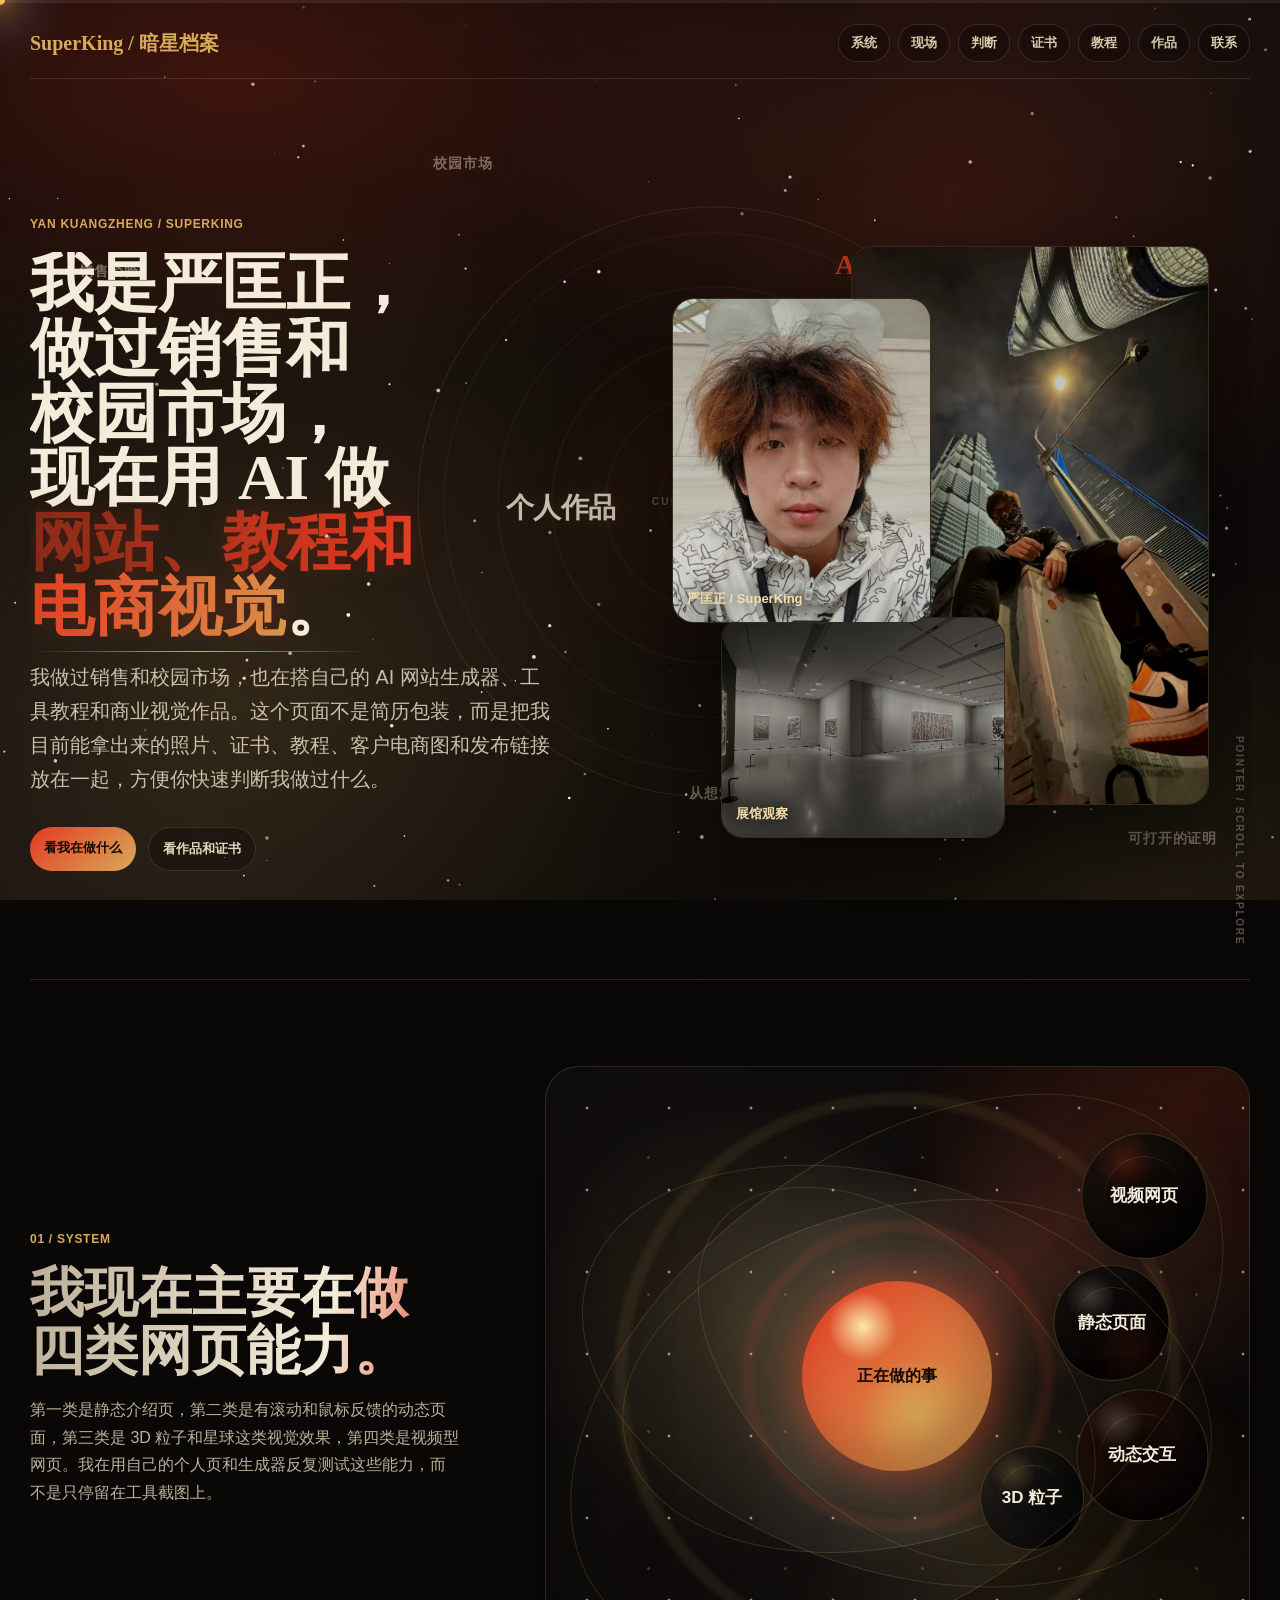
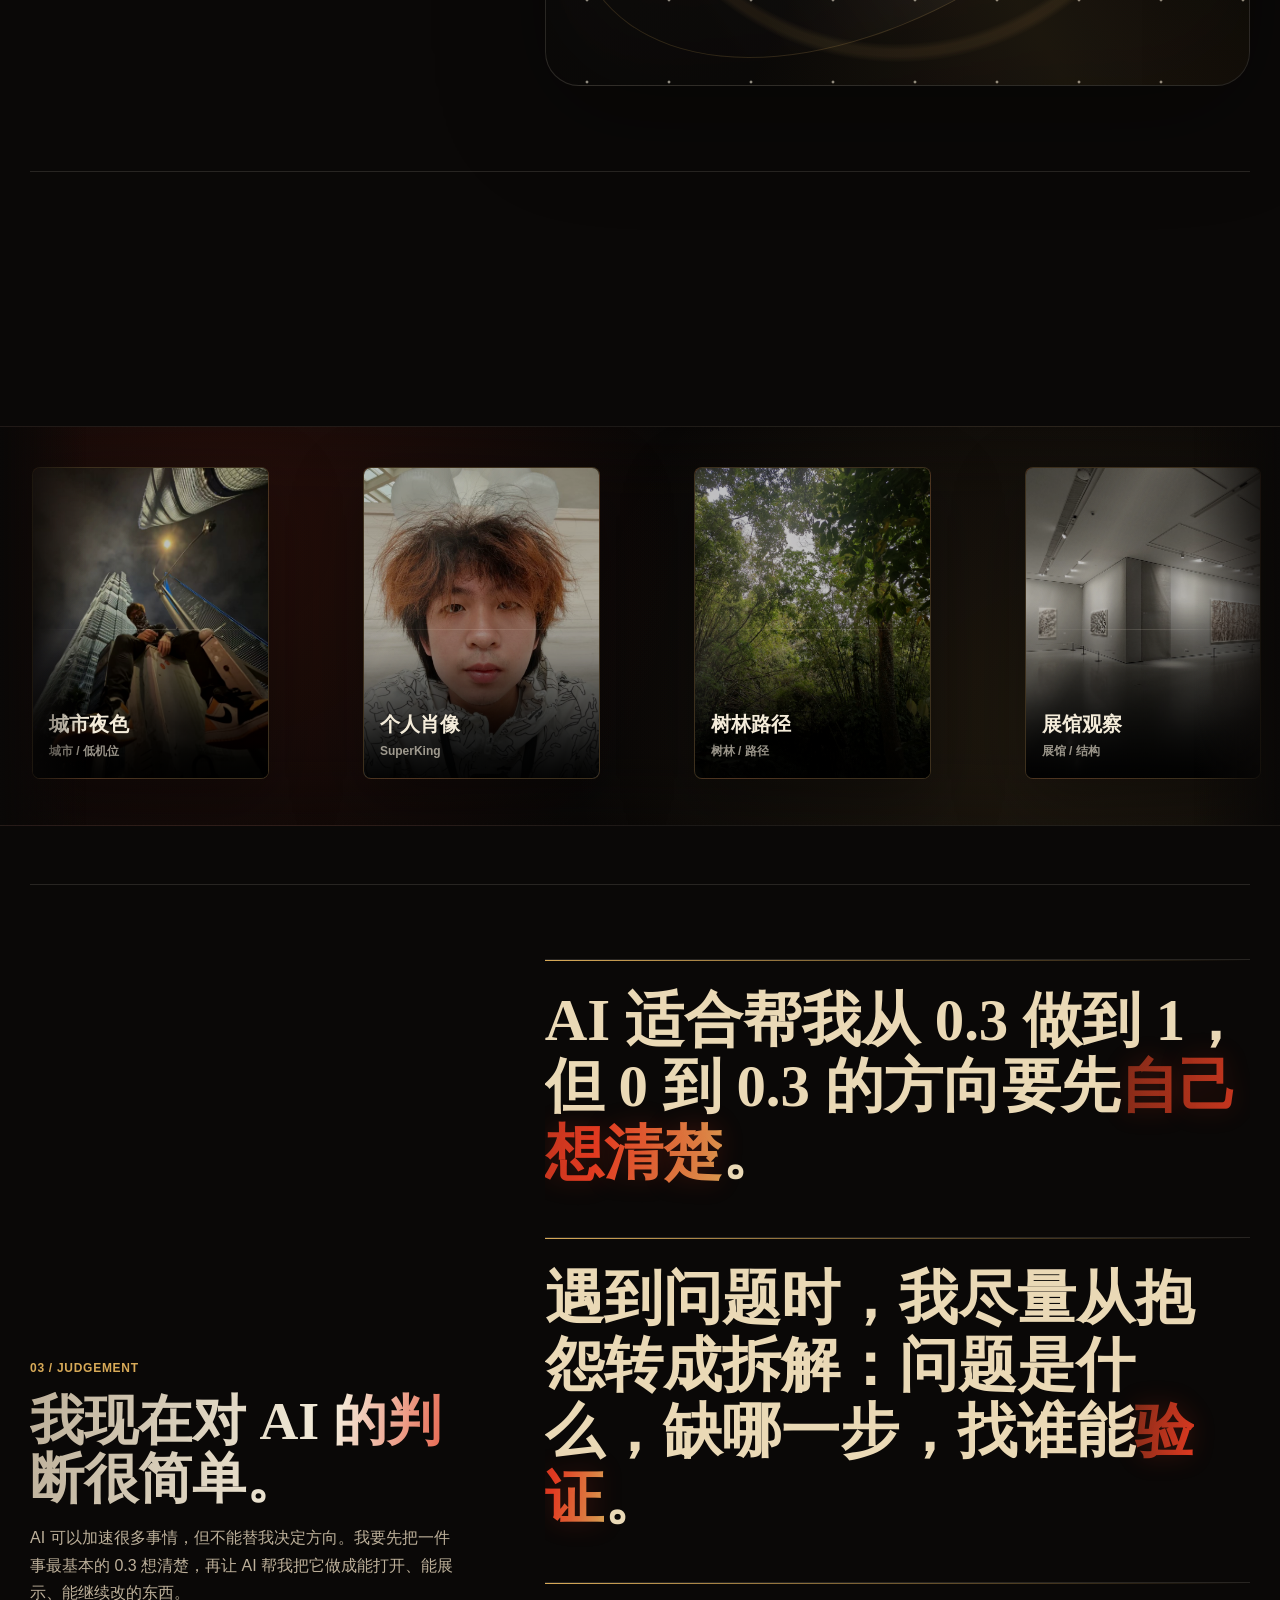
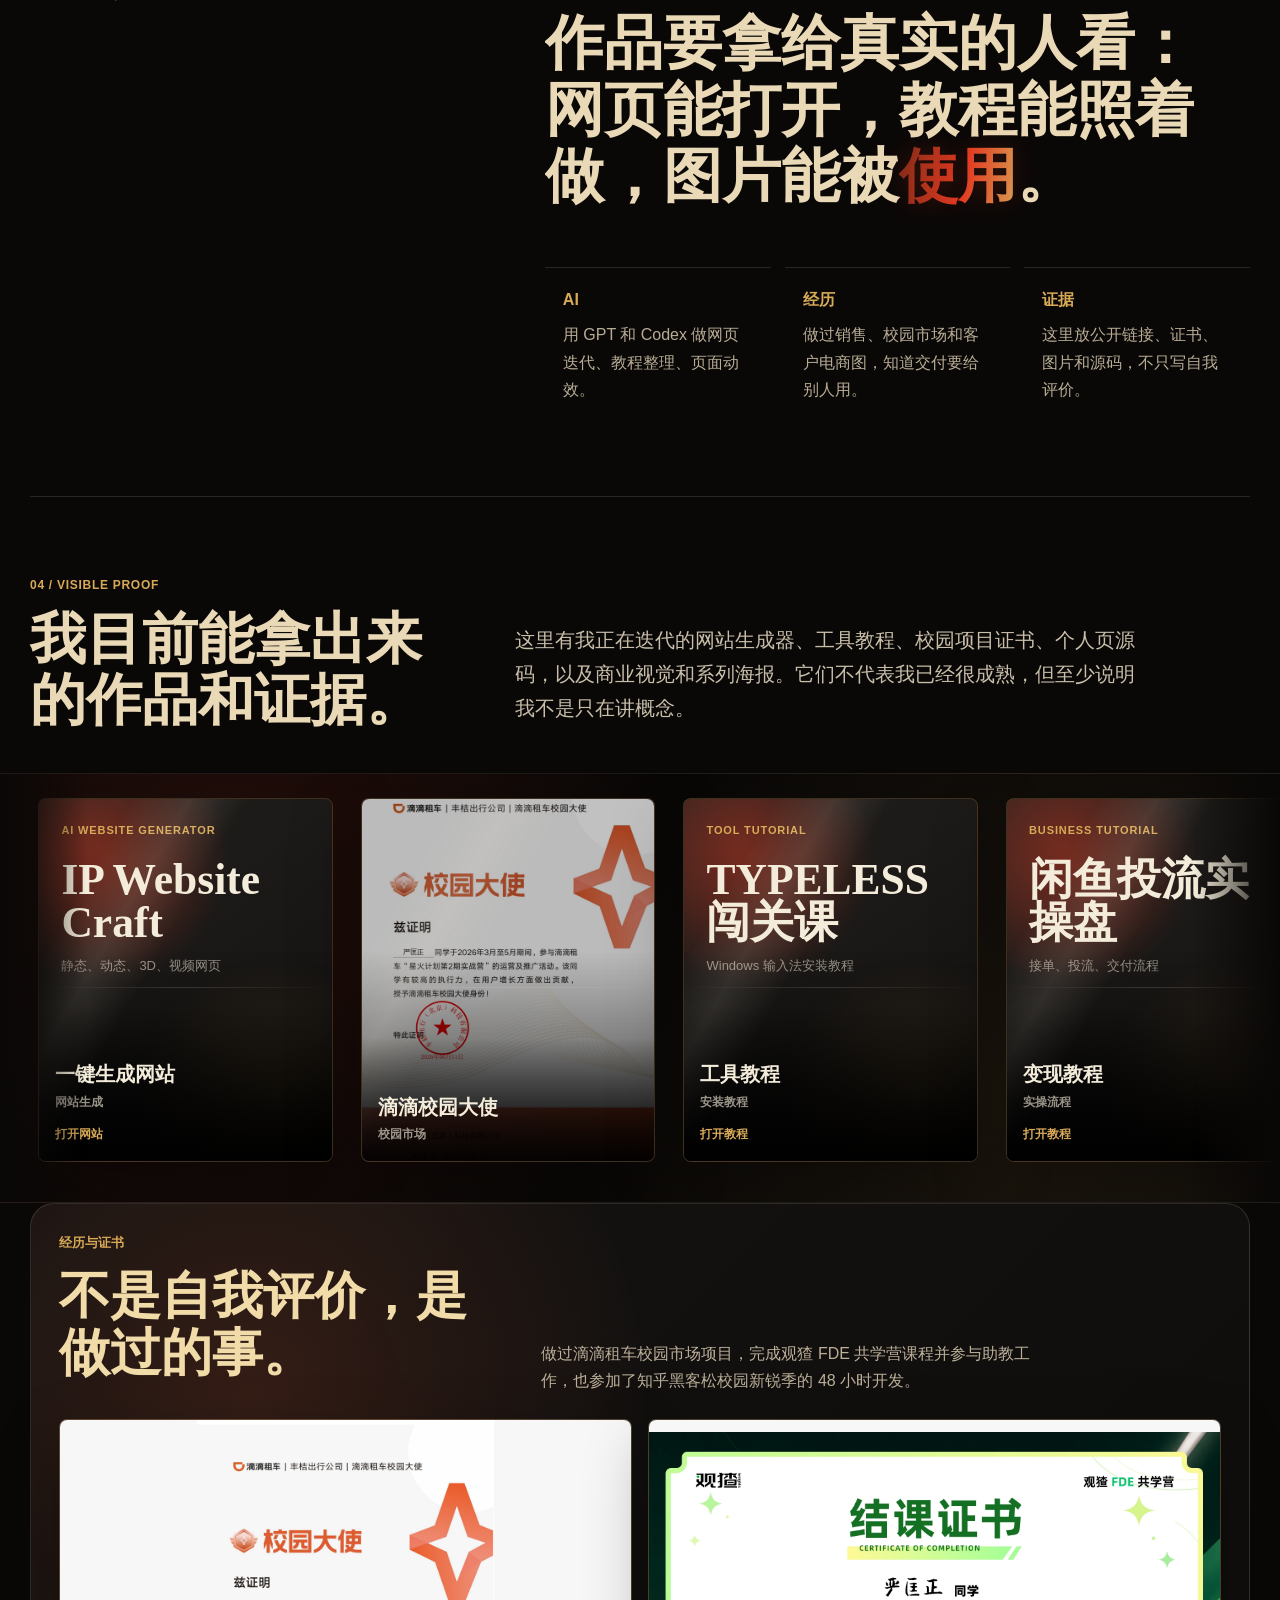
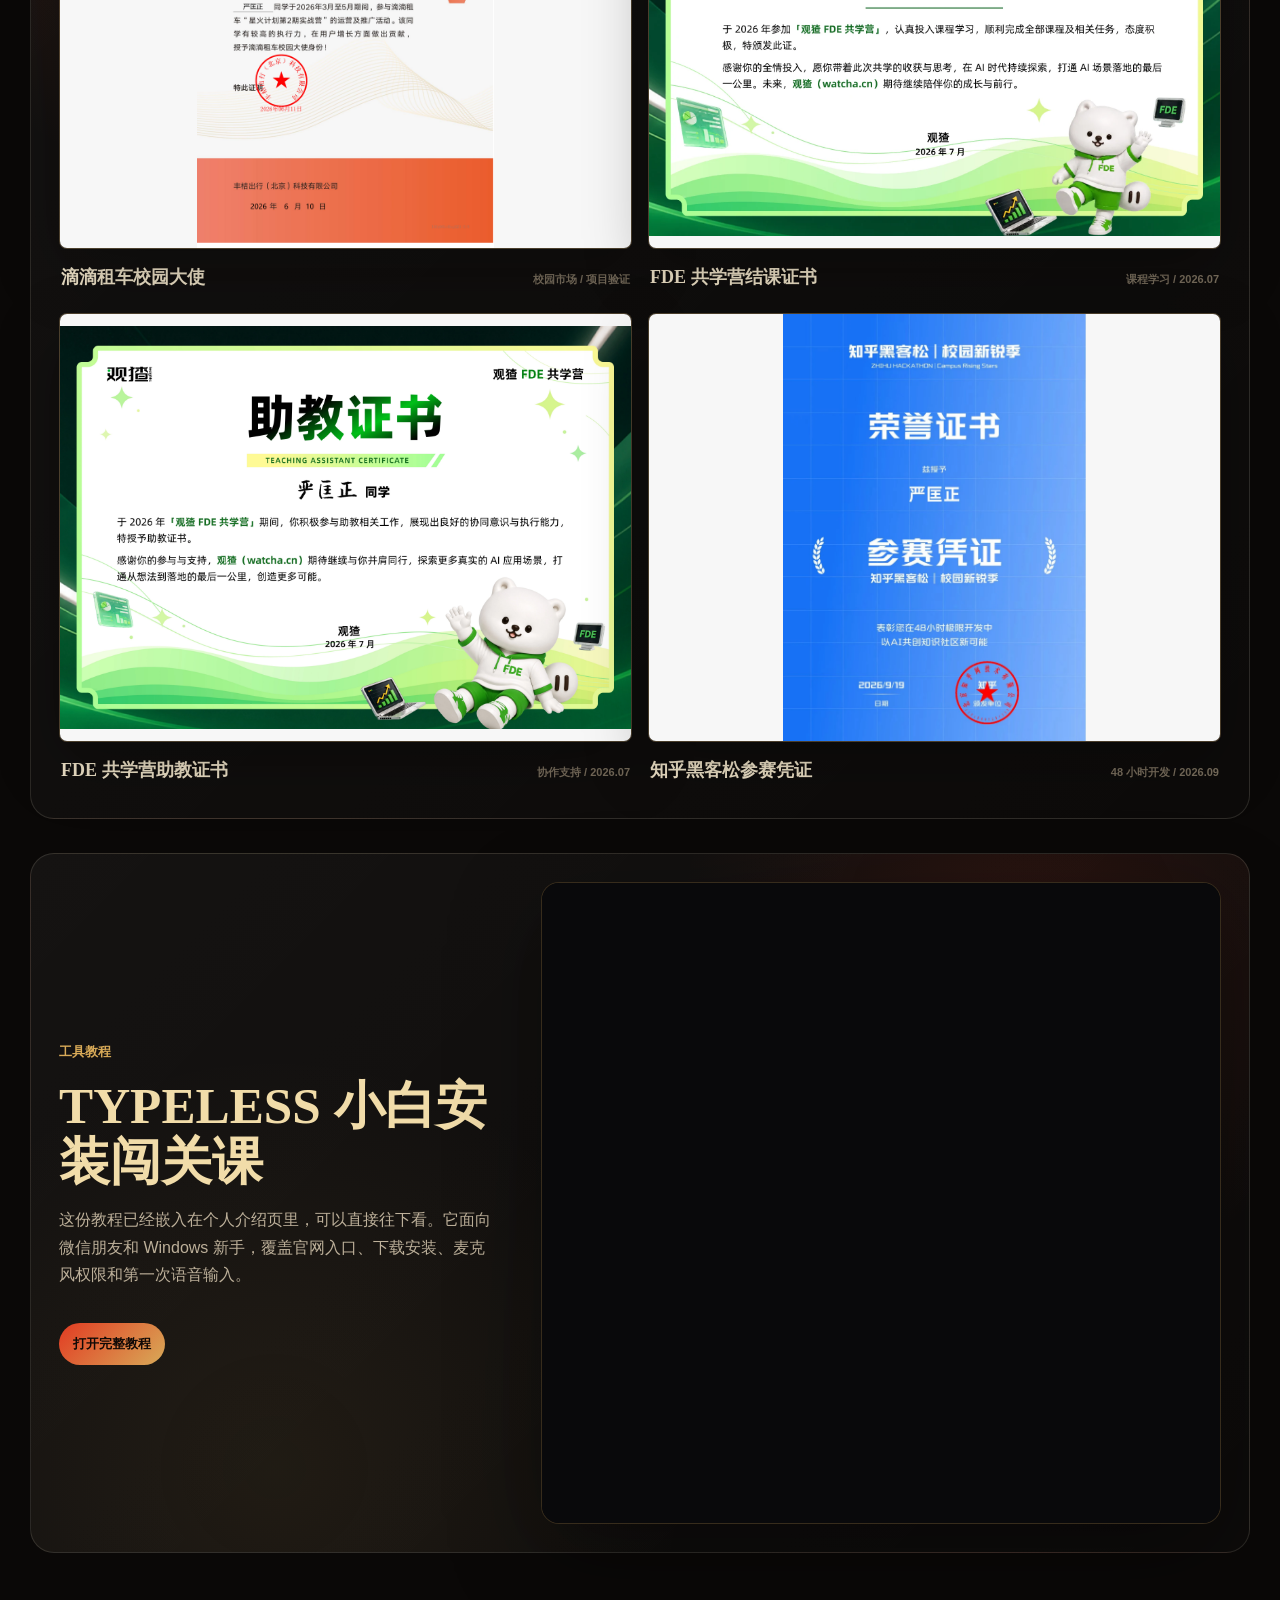
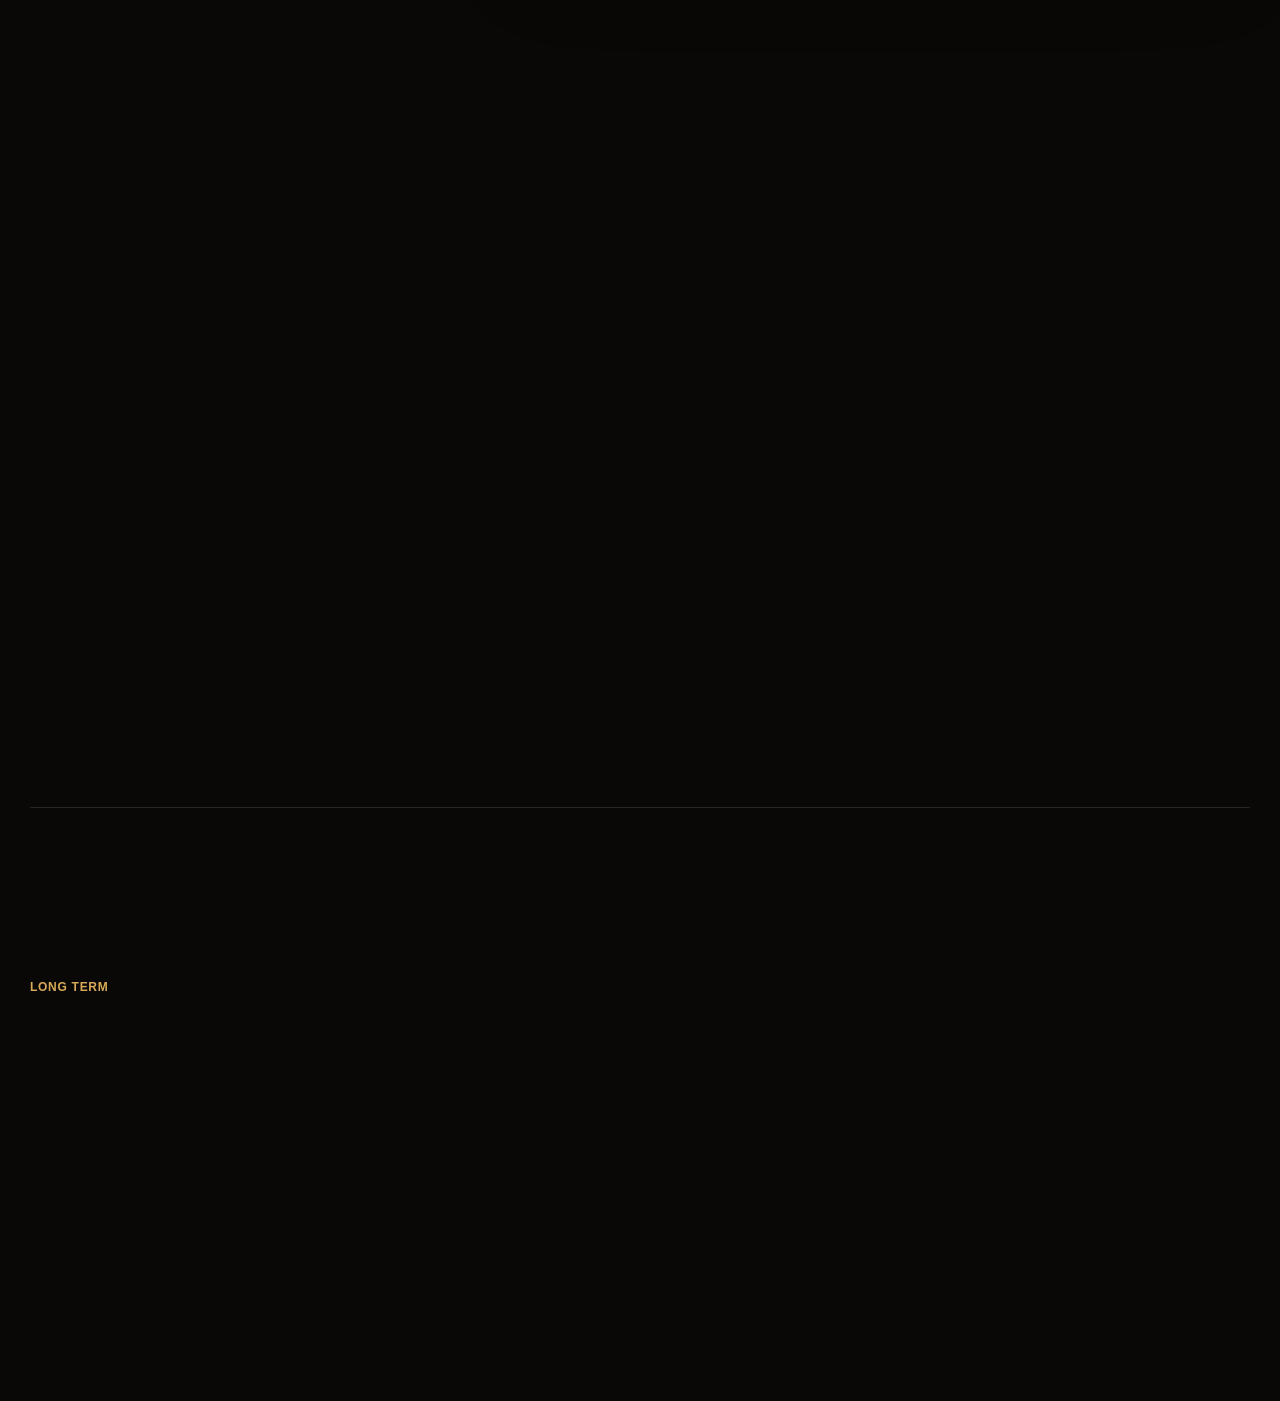
<file: index.html>
<!doctype html>
<html lang="zh-CN">
<head>
  <meta charset="utf-8" />
  <meta name="viewport" content="width=device-width, initial-scale=1" />
  <title>SuperKing个人介绍</title>
  <link
    rel="icon"
    href="data:image/svg+xml,%3Csvg xmlns='http://www.w3.org/2000/svg' viewBox='0 0 100 100'%3E%3Crect width='100' height='100' rx='20' fill='%230a0807'/%3E%3Cpath d='M50 13 60 40l28 10-28 10-10 27-10-27-28-10 28-10z' fill='%23e23b22'/%3E%3C/svg%3E"
  />
  <link rel="preconnect" href="https://api.fontshare.com" />
  <link
    href="https://api.fontshare.com/v2/css?f[]=cabinet-grotesk@400,500,700,800,900&display=swap"
    rel="stylesheet"
  />
  <style>
    :root {
      --black: #0a0807;
      --ash: #120e0c;
      --ink: #f4ecda;
      --muted: #bdb09a;
      --faint: #7a6f5e;
      --gold: #d8aa58;
      --gold-warm: #c9a86a;
      --amber: #e23b22;
      --red: #e23b22;
      --red-deep: #9b2a18;
      --blue: #8fb1c7;
      --line: rgba(244, 236, 218, .13);
      --glass: rgba(10, 8, 7, .62);
      --latin: "Cabinet Grotesk";
      --display: var(--latin), "Noto Serif SC", "Source Han Serif SC", "Songti SC", "STSong", "SimSun", serif;
      --body: var(--latin), "PingFang SC", "Microsoft YaHei", "Noto Sans CJK SC", Arial, sans-serif;
    }

    * { box-sizing: border-box; }
    html { scroll-behavior: smooth; overflow-x: clip; }

    body {
      margin: 0;
      color: var(--ink);
      background: var(--black);
      font-family: var(--body);
      line-height: 1.72;
      letter-spacing: 0;
      overflow-x: hidden;
      cursor: none;
    }

    #stars {
      position: fixed;
      inset: 0;
      z-index: -4;
      width: 100%;
      height: 100%;
      background:
        radial-gradient(ellipse 80% 60% at 18% 8%, rgba(226,59,34,.24), transparent 60%),
        radial-gradient(ellipse 70% 60% at 92% 100%, rgba(216,170,88,.12), transparent 65%),
        radial-gradient(ellipse 90% 70% at 50% 50%, rgba(20,12,8,.55), transparent 70%),
        linear-gradient(145deg, #0a0807, #120e0c 52%, #060504);
    }

    .nebula,
    .grain {
      position: fixed;
      inset: 0;
      pointer-events: none;
    }

    .nebula {
      z-index: -3;
      background:
        radial-gradient(circle at 74% 22%, rgba(226,59,34,.18), transparent 36%),
        radial-gradient(circle at 18% 78%, rgba(216,170,88,.16), transparent 42%),
        linear-gradient(180deg, rgba(0,0,0,.08), rgba(0,0,0,.78));
      mix-blend-mode: screen;
      animation: nebulaPan 22s ease-in-out infinite alternate;
    }

    .grain {
      z-index: 1;
      opacity: .18;
      background-image:
        url("data:image/svg+xml;utf8,<svg viewBox='0 0 200 200' xmlns='http://www.w3.org/2000/svg'><filter id='n'><feTurbulence type='fractalNoise' baseFrequency='.9' numOctaves='2' stitchTiles='stitch'/><feColorMatrix values='0 0 0 0 0  0 0 0 0 0  0 0 0 0 0  0 0 0 .55 0'/></filter><rect width='100%25' height='100%25' filter='url(%23n)'/></svg>"),
        linear-gradient(rgba(244,236,218,.024) 1px, transparent 1px),
        linear-gradient(90deg, rgba(244,236,218,.018) 1px, transparent 1px);
      background-size: 200px 200px, 38px 38px, 38px 38px;
      mask-image: radial-gradient(circle at 50% 45%, black, transparent 78%);
      animation: gridDrift 18s linear infinite;
    }

    .cursor-aura,
    .cursor-core {
      position: fixed;
      left: 0;
      top: 0;
      z-index: 3001;
      pointer-events: none;
      border-radius: 50%;
      transform: translate3d(-50%, -50%, 0);
    }

    .cursor-aura {
      width: 140px;
      height: 140px;
      background: radial-gradient(circle, rgba(240,193,90,.24), rgba(111,159,216,.08) 38%, transparent 68%);
      filter: blur(7px);
      mix-blend-mode: screen;
    }

    .cursor-core {
      width: 10px;
      height: 10px;
      background: #f0c15a;
      box-shadow: 0 0 18px rgba(240,193,90,.9);
    }

    .spark,
    .trail {
      position: fixed;
      z-index: 3000;
      border-radius: 50%;
      pointer-events: none;
      background: #f0c15a;
    }

    .spark {
      width: 6px;
      height: 6px;
      box-shadow: 0 0 18px rgba(240,193,90,.85);
      animation: sparkOut .72s ease-out forwards;
    }

    .trail {
      width: 5px;
      height: 5px;
      background: rgba(240,193,90,.78);
      animation: trailFade .62s ease-out forwards;
    }

    .lightbox {
      position: fixed;
      inset: 0;
      z-index: 2000;
      display: none;
      place-items: center;
      padding: 32px;
      background: rgba(0,0,0,.82);
      backdrop-filter: blur(16px);
    }

    .lightbox.is-open {
      display: grid;
    }

    .lightbox img {
      max-width: min(92vw, 1200px);
      max-height: 86vh;
      object-fit: contain;
      border: 1px solid var(--line);
      border-radius: 18px;
      box-shadow: 0 30px 120px rgba(0,0,0,.72);
    }

    .lightbox button {
      position: absolute;
      top: 20px;
      right: 20px;
      width: 42px;
      height: 42px;
      border: 1px solid var(--line);
      border-radius: 50%;
      color: var(--gold);
      background: rgba(0,0,0,.48);
      font-size: 22px;
      cursor: pointer;
    }

    .zoomable {
      cursor: zoom-in;
    }

    @keyframes nebulaPan {
      from { transform: translate3d(-1.5%, 0, 0) scale(1.02); opacity: .84; }
      to { transform: translate3d(1.5%, -1%, 0) scale(1.08); opacity: 1; }
    }

    @keyframes gridDrift { to { background-position: 42px 42px; } }
    @keyframes sparkOut { to { opacity: 0; transform: translate(var(--tx), var(--ty)) scale(.18); } }
    @keyframes trailFade { to { opacity: 0; transform: scale(.1); } }

    .progress {
      position: fixed;
      top: 0;
      left: 0;
      z-index: 50;
      width: 100%;
      height: 3px;
      background: rgba(244,236,218,.08);
    }

    .progress span {
      display: block;
      width: 0;
      height: 100%;
      background: linear-gradient(90deg, var(--red), var(--gold), var(--gold-warm));
    }

    .page {
      position: relative;
      z-index: 2;
      width: min(1220px, calc(100% - 34px));
      margin: 0 auto;
    }

    .nav {
      position: sticky;
      top: 0;
      z-index: 40;
      display: flex;
      align-items: center;
      justify-content: space-between;
      gap: 18px;
      padding: 24px 0 16px;
      border-bottom: 1px solid var(--line);
      backdrop-filter: blur(16px);
    }

    .brand {
      color: var(--gold);
      font-family: var(--display);
      font-size: 20px;
      font-weight: 700;
      text-decoration: none;
    }

    .nav-links {
      display: flex;
      flex-wrap: wrap;
      justify-content: flex-end;
      gap: 8px;
    }

    .nav-links a {
      color: #d7c9aa;
      border: 1px solid var(--line);
      background: rgba(0,0,0,.28);
      border-radius: 999px;
      padding: 7px 12px;
      font-size: 13px;
      font-weight: 800;
      text-decoration: none;
    }

    .hero {
      position: relative;
      min-height: 100vh;
      display: grid;
      grid-template-columns: minmax(0, .92fr) minmax(360px, 1.08fr);
      gap: clamp(28px, 6vw, 76px);
      align-items: center;
      padding: 80px 0 54px;
      overflow: hidden;
      isolation: isolate;
    }

    .hero-copy,
    .cinema-board {
      position: relative;
      z-index: 2;
    }

    .signal-field {
      position: absolute;
      inset: 0;
      z-index: 0;
      pointer-events: none;
      overflow: hidden;
    }

    .signal-field::before {
      content: "";
      position: absolute;
      left: 56%;
      top: 47%;
      width: min(46vw, 620px);
      aspect-ratio: 1;
      border: 1px solid rgba(216,170,88,.13);
      border-radius: 50%;
      background:
        radial-gradient(circle, rgba(226,59,34,.08), transparent 44%),
        repeating-radial-gradient(circle, transparent 0 52px, rgba(244,236,218,.045) 53px 54px);
      transform: translate(-50%, -50%);
      animation: signalOrbit 22s linear infinite;
    }

    .signal-field::after {
      content: "CURRENT SIGNAL";
      position: absolute;
      left: 56%;
      top: 47%;
      color: rgba(244,236,218,.32);
      font-size: 10px;
      font-weight: 900;
      letter-spacing: .24em;
      transform: translate(-50%, -50%);
    }

    .signal-word {
      position: absolute;
      left: var(--x);
      top: var(--y);
      color: rgba(244,236,218,.42);
      font-size: clamp(11px, 1.1vw, 15px);
      font-weight: 800;
      letter-spacing: .06em;
      white-space: nowrap;
      text-shadow: 0 0 24px rgba(216,170,88,.18);
      transform: translate3d(var(--signal-x, 0), var(--signal-y, 0), 0);
      animation: signalFloat var(--speed, 7s) ease-in-out var(--delay, 0s) infinite alternate;
      will-change: transform;
    }

    .signal-word.major {
      color: rgba(244,236,218,.78);
      font-family: var(--display);
      font-size: clamp(17px, 2.2vw, 34px);
      font-weight: 700;
      letter-spacing: -.02em;
    }

    .signal-word.accent { color: rgba(226,59,34,.88); }

    .signal-index {
      position: absolute;
      right: 2px;
      bottom: 34px;
      color: rgba(244,236,218,.32);
      font-size: 10px;
      font-weight: 900;
      letter-spacing: .18em;
      writing-mode: vertical-rl;
    }

    .chapter {
      color: var(--gold);
      font-size: 12px;
      font-weight: 900;
      letter-spacing: .06em;
      text-transform: uppercase;
      animation: chapterGlow 3.2s ease-in-out infinite;
    }

    .hero h1 {
      position: relative;
      margin: 18px 0;
      color: var(--ink);
      font-family: var(--display);
      font-size: clamp(42px, 5vw, 74px);
      font-weight: 700;
      line-height: 1.01;
      text-wrap: balance;
      overflow: visible;
    }

    .hero-line {
      display: block;
      opacity: 0;
      transform: translateY(34px);
      clip-path: inset(0 0 100% 0);
      animation: lineSignal 1s cubic-bezier(.16,.84,.22,1) var(--line-delay) forwards;
    }

    .hero h1::after {
      content: "";
      position: absolute;
      left: 0;
      bottom: -12px;
      width: min(340px, 72%);
      height: 1px;
      background: linear-gradient(90deg, transparent, var(--gold), transparent);
      animation: goldSweep 2.8s ease-in-out 1.1s infinite;
    }

    em,
    .gold {
      color: transparent;
      background: linear-gradient(100deg, #7a2a18, #e23b22 24%, #d8aa58 45%, #fff0c8 53%, #c9a86a 66%, #e23b22);
      background-size: 240% 100%;
      -webkit-background-clip: text;
      background-clip: text;
      font-style: normal;
      text-shadow: 0 0 26px rgba(226,59,34,.22);
      animation: goldTextFlow 5.2s ease-in-out infinite;
    }

    .lead {
      max-width: 620px;
      color: #c8beaa;
      font-size: clamp(16px, 1.55vw, 20px);
      opacity: 0;
      transform: translateY(14px);
      animation: softRise .9s cubic-bezier(.2,.8,.2,1) .42s forwards;
    }

    .hero-actions {
      display: flex;
      flex-wrap: wrap;
      gap: 12px;
      margin-top: 30px;
      opacity: 0;
      transform: translateY(12px);
      animation: softRise .9s cubic-bezier(.2,.8,.2,1) .72s forwards;
    }

    .hero-actions a,
    .work-card a {
      color: #100906;
      background: linear-gradient(135deg, #e23b22, #d8aa58);
      border-radius: 999px;
      padding: 10px 14px;
      font-size: 13px;
      font-weight: 900;
      text-decoration: none;
    }

    .hero-actions a.secondary {
      color: #e5d8be;
      background: rgba(0,0,0,.28);
      border: 1px solid var(--line);
    }

    @keyframes chapterGlow {
      0%, 100% { opacity: .72; text-shadow: 0 0 0 rgba(226,59,34,0); }
      50% { opacity: 1; text-shadow: 0 0 20px rgba(226,59,34,.42); }
    }

    @keyframes lineSignal {
      to { opacity: 1; transform: translateY(0); clip-path: inset(0 0 0 0); }
    }
    @keyframes softRise { to { opacity: 1; transform: translateY(0); } }
    @keyframes signalFloat {
      from { margin: -5px 0 0 -6px; opacity: .5; }
      to { margin: 7px 0 0 8px; opacity: 1; }
    }
    @keyframes signalOrbit {
      to { transform: translate(-50%, -50%) rotate(360deg); }
    }
    @keyframes goldTextFlow {
      0%, 100% { background-position: 0% 50%; filter: brightness(.94); }
      50% { background-position: 100% 50%; filter: brightness(1.18); }
    }
    @keyframes goldSweep {
      0%, 100% { transform: scaleX(.18); opacity: .24; }
      50% { transform: scaleX(1); opacity: .88; }
    }

    .cinema-board {
      position: relative;
      min-height: 650px;
      perspective: 1000px;
      opacity: 0;
      transform: translate3d(var(--board-x, 0), calc(20px + var(--board-y, 0)), 0) rotateX(var(--board-tilt-x, 0deg)) rotateY(var(--board-tilt-y, 0deg)) scale(.98);
      animation: boardArrive 1.1s cubic-bezier(.16,.84,.22,1) .35s forwards;
    }

    @keyframes boardArrive {
      to {
        opacity: 1;
        transform: translate3d(var(--board-x, 0), var(--board-y, 0), 0) rotateX(var(--board-tilt-x, 0deg)) rotateY(var(--board-tilt-y, 0deg)) scale(1);
      }
    }

    .film-card {
      position: absolute;
      overflow: hidden;
      border: 1px solid rgba(216,170,88,.22);
      border-radius: 22px;
      background: #090909;
      box-shadow: 0 32px 100px rgba(0,0,0,.55);
      will-change: transform;
    }

    .film-card img,
    .work-panel img,
    .field-photo img {
      width: 100%;
      height: 100%;
      object-fit: cover;
      display: block;
      filter: brightness(.68) contrast(1.08) saturate(.82);
      transform: scale(1.06);
      animation: imageBreath 14s ease-in-out infinite alternate;
    }

    .film-card.large {
      z-index: 1;
      width: 58%;
      height: 86%;
      top: 2%;
      right: 0;
      animation: floatLarge 9.5s ease-in-out infinite;
    }

    .film-card.mid {
      z-index: 3;
      width: 42%;
      height: 50%;
      left: 0;
      top: 10%;
      animation: floatMid 11s ease-in-out infinite;
    }

    .film-card.small {
      z-index: 2;
      width: 46%;
      height: 34%;
      left: 8%;
      bottom: 2%;
      animation: floatSmall 8.8s ease-in-out infinite;
    }

    .film-card.large img {
      object-position: 50% 52%;
      filter: brightness(.74) contrast(1.12) saturate(.9);
    }

    .film-card.mid img {
      object-position: 50% 38%;
      filter: brightness(.8) contrast(1.08) saturate(.84);
    }

    .film-label {
      position: absolute;
      left: 14px;
      bottom: 12px;
      color: #f6dfaa;
      font-size: 13px;
      font-weight: 900;
      text-shadow: 0 0 16px rgba(0,0,0,.8);
    }

    .signal-ring {
      position: absolute;
      left: 34%;
      top: 44%;
      width: 210px;
      height: 210px;
      border: 1px solid rgba(216,170,88,.24);
      border-radius: 50%;
      animation: slowSpin 24s linear infinite;
    }

    .signal-ring::before,
    .signal-ring::after {
      content: "";
      position: absolute;
      inset: 34px;
      border: 1px solid rgba(226,59,34,.18);
      border-radius: 50%;
    }

    .signal-ring::after {
      inset: 74px;
      background: radial-gradient(circle, rgba(226,59,34,.28), rgba(216,170,88,.16), transparent 58%);
      animation: signalPulse 2.8s ease-in-out infinite;
    }

    @keyframes imageBreath {
      from { transform: scale(1.05) translate3d(-1.2%, -.8%, 0); }
      to { transform: scale(1.14) translate3d(1.2%, .8%, 0); }
    }
    @keyframes floatLarge {
      0%, 100% { transform: translate3d(0, 0, 0) rotate(.4deg); }
      50% { transform: translate3d(-12px, -18px, 0) rotate(-.7deg); }
    }
    @keyframes floatMid {
      0%, 100% { transform: translate3d(0, 0, 0) rotate(-1.2deg); }
      50% { transform: translate3d(14px, 16px, 0) rotate(.5deg); }
    }
    @keyframes floatSmall {
      0%, 100% { transform: translate3d(0, 0, 0) rotate(1.2deg); }
      50% { transform: translate3d(-8px, 12px, 0) rotate(-.4deg); }
    }
    @keyframes slowSpin { to { transform: rotate(360deg); } }
    @keyframes signalPulse {
      0%, 100% { opacity: .34; transform: scale(.8); }
      50% { opacity: .78; transform: scale(1.08); }
    }

    .section {
      min-height: 88vh;
      display: grid;
      grid-template-columns: .78fr 1.22fr;
      gap: clamp(28px, 5vw, 64px);
      align-items: center;
      padding: 74px 0;
      border-top: 1px solid var(--line);
    }

    .copy {
      max-width: 430px;
    }

    #field {
      display: block;
      min-height: auto;
      padding-bottom: 58px;
    }

    #field .copy {
      max-width: 1040px;
      margin-bottom: 12px;
    }

    .copy h2,
    .end h2 {
      margin: 14px 0;
      color: transparent;
      background: linear-gradient(100deg, #bdb09a, #f4ecda 32%, #e23b22 48%, #d8aa58 60%, #8a7c68);
      background-size: 220% 100%;
      -webkit-background-clip: text;
      background-clip: text;
      font-family: var(--display);
      font-size: clamp(32px, 4.2vw, 58px);
      font-weight: 700;
      line-height: 1.08;
      overflow-wrap: anywhere;
      animation: slowTextSheen 7s ease-in-out infinite;
    }

    .copy p {
      color: var(--muted);
      font-size: 16px;
    }

    @keyframes slowTextSheen {
      0%, 100% { background-position: 0% 50%; }
      50% { background-position: 100% 50%; }
    }

    .system-map {
      position: relative;
      min-height: 620px;
      overflow: hidden;
      border: 1px solid var(--line);
      border-radius: 34px;
      background:
        radial-gradient(circle at 50% 50%, rgba(226,59,34,.18), transparent 24%),
        radial-gradient(circle at 28% 42%, rgba(216,170,88,.14), transparent 36%),
        radial-gradient(circle at 76% 34%, rgba(244,236,218,.07), transparent 28%),
        linear-gradient(145deg, rgba(244,236,218,.04), rgba(10,8,7,.28));
      box-shadow: inset 0 0 120px rgba(0,0,0,.38), 0 30px 110px rgba(0,0,0,.32);
      animation: mapFloat 10s ease-in-out infinite;
      isolation: isolate;
    }

    .system-map::before {
      content: "";
      position: absolute;
      inset: 0;
      z-index: 0;
      background-image:
        radial-gradient(circle, rgba(244,236,218,.92) 0 1px, transparent 1.8px),
        radial-gradient(circle, rgba(216,170,88,.45) 0 1px, transparent 1.6px);
      background-size: 82px 82px, 137px 137px;
      background-position: 0 0, 34px 22px;
      opacity: .62;
      animation: starDrift 42s linear infinite;
    }

    .system-map::after {
      content: "";
      position: absolute;
      inset: -18%;
      z-index: 0;
      background:
        conic-gradient(from 0deg, transparent, rgba(226,59,34,.18), transparent 26%, rgba(216,170,88,.10), transparent 58%),
        radial-gradient(circle at 50% 50%, transparent 0 22%, rgba(226,59,34,.12) 23% 24%, transparent 25% 42%, rgba(216,170,88,.10) 43% 44%, transparent 45%);
      filter: blur(.2px);
      animation: galaxySpin 32s linear infinite;
      opacity: .9;
    }

    .node {
      position: absolute;
      display: grid;
      place-items: center;
      z-index: 3;
      border-radius: 50%;
      color: #f4ecda;
      text-align: center;
      font-weight: 900;
    }

    .node.center {
      left: 50%;
      top: 50%;
      width: clamp(142px, 16vw, 190px);
      height: clamp(142px, 16vw, 190px);
      color: #130807;
      background:
        radial-gradient(circle at 32% 24%, rgba(255,236,176,.96), transparent 18%),
        radial-gradient(circle at 62% 72%, rgba(216,170,88,.94), transparent 34%),
        linear-gradient(135deg, #e23b22, #d8aa58);
      box-shadow:
        0 0 48px rgba(226,59,34,.55),
        0 0 120px rgba(216,170,88,.25),
        inset -18px -24px 42px rgba(81,21,10,.28);
      transform: translate(-50%, -50%);
      animation: sunBreath 4.8s ease-in-out infinite;
    }

    .orbit {
      position: absolute;
      left: 50%;
      top: 50%;
      z-index: 2;
      width: var(--orbit-size);
      height: calc(var(--orbit-size) * .62);
      border: 1px solid rgba(216,170,88,.18);
      border-radius: 50%;
      transform: translate(-50%, -50%) rotate(var(--tilt));
      animation: orbitSpin var(--duration) linear infinite;
      transform-origin: center;
    }

    .orbit::before {
      content: "";
      position: absolute;
      inset: -1px;
      border-radius: 50%;
      background: linear-gradient(90deg, transparent, rgba(244,236,218,.18), transparent);
      opacity: .36;
      mask-image: linear-gradient(90deg, transparent, #000 42%, transparent 72%);
    }

    .planet {
      left: calc(100% - var(--planet-size) / 2);
      top: 50%;
      width: var(--planet-size);
      height: var(--planet-size);
      padding: 12px;
      border: 1px solid rgba(216,170,88,.22);
      background:
        radial-gradient(circle at 32% 28%, rgba(244,236,218,.2), transparent 22%),
        radial-gradient(circle at 72% 78%, rgba(226,59,34,.18), transparent 38%),
        linear-gradient(145deg, rgba(19,16,14,.92), rgba(3,3,3,.96));
      box-shadow:
        0 0 34px rgba(0,0,0,.55),
        0 0 44px rgba(216,170,88,.10),
        inset -12px -14px 28px rgba(0,0,0,.62);
      transform: translate(-50%, -50%) rotate(calc(var(--tilt) * -1));
      animation: planetCounter var(--duration) linear infinite;
    }

    .planet::after {
      content: "";
      position: absolute;
      inset: 18%;
      border-radius: 50%;
      border-top: 1px solid rgba(216,170,88,.24);
      transform: rotate(-18deg);
      opacity: .75;
    }

    .planet b {
      position: relative;
      z-index: 1;
      font-size: clamp(13px, 1.4vw, 17px);
      line-height: 1.2;
      text-shadow: 0 0 18px rgba(0,0,0,.88);
    }

    .orbit.o1 { --orbit-size: min(88%, 560px); --planet-size: 116px; --tilt: -14deg; --duration: 18s; }
    .orbit.o2 { --orbit-size: min(102%, 650px); --planet-size: 132px; --tilt: 18deg; --duration: 25s; animation-direction: reverse; }
    .orbit.o3 { --orbit-size: min(74%, 470px); --planet-size: 104px; --tilt: 42deg; --duration: 15s; }
    .orbit.o4 { --orbit-size: min(116%, 740px); --planet-size: 126px; --tilt: -36deg; --duration: 31s; animation-direction: reverse; }

    .orbit.o2 .planet,
    .orbit.o4 .planet {
      animation-direction: reverse;
    }

    .orbit.o2 .planet { background: radial-gradient(circle at 30% 24%, rgba(244,236,218,.18), transparent 20%), linear-gradient(145deg, rgba(36,15,10,.94), rgba(5,5,5,.96)); }
    .orbit.o3 .planet { background: radial-gradient(circle at 32% 26%, rgba(216,170,88,.24), transparent 22%), linear-gradient(145deg, rgba(17,17,17,.94), rgba(3,3,3,.98)); }
    .orbit.o4 .planet { background: radial-gradient(circle at 34% 22%, rgba(226,59,34,.22), transparent 24%), linear-gradient(145deg, rgba(26,19,13,.94), rgba(3,3,3,.96)); }

    @keyframes mapFloat {
      0%, 100% { transform: translateY(0); }
      50% { transform: translateY(-12px); }
    }
    @keyframes starDrift { to { background-position: 82px 82px, -103px 137px; } }
    @keyframes galaxySpin { to { transform: rotate(360deg); } }
    @keyframes orbitSpin {
      to { transform: translate(-50%, -50%) rotate(calc(var(--tilt) + 360deg)); }
    }
    @keyframes planetCounter {
      to { transform: translate(-50%, -50%) rotate(calc((var(--tilt) + 360deg) * -1)); }
    }
    @keyframes sunBreath {
      0%, 100% { transform: translate(-50%, -50%) scale(1); filter: brightness(1); }
      50% { transform: translate(-50%, -50%) scale(1.035); filter: brightness(1.12); }
    }

    .showcase-shell {
      position: relative;
      width: 100vw;
      margin-left: calc(50% - 50vw);
      min-height: 0;
      display: block;
      padding: 14px 0 20px;
      overflow: hidden;
      cursor: grab;
      background:
        radial-gradient(circle at 18% 28%, rgba(226,59,34,.13), transparent 28rem),
        radial-gradient(circle at 82% 76%, rgba(216,170,88,.10), transparent 30rem),
        linear-gradient(180deg, rgba(10,8,7,0), rgba(10,8,7,.54) 18%, rgba(10,8,7,.54) 82%, rgba(10,8,7,0));
      border-block: 1px solid rgba(244,236,218,.07);
    }

    .showcase-shell::before,
    .showcase-shell::after {
      content: "";
      position: absolute;
      top: 0;
      bottom: 0;
      z-index: 4;
      width: min(7vw, 86px);
      pointer-events: none;
    }

    .showcase-shell::before {
      left: 0;
      background: linear-gradient(90deg, var(--black), rgba(10,8,7,0));
    }

    .showcase-shell::after {
      right: 0;
      background: linear-gradient(270deg, var(--black), rgba(10,8,7,0));
    }

    .showcase-track {
      display: flex;
      width: max-content;
      gap: clamp(10px, 1.1vw, 16px);
      padding: 10px 0;
      margin-left: -8px;
      animation: playbackSlide 42s linear infinite;
      transform: translate3d(0, 0, 0);
      will-change: transform;
    }

    .showcase-shell:hover .showcase-track {
      animation-play-state: paused;
    }

    .showcase-shell.reverse .showcase-track {
      animation-name: playbackSlideReverse;
      animation-duration: 46s;
    }

    .photo-playback .showcase-track {
      animation-duration: 72s;
    }

    .work-playback {
      padding: 10px 0 26px;
    }

    .work-playback .showcase-track {
      width: max-content;
      display: flex;
      gap: clamp(18px, 2.2vw, 32px);
      padding: 14px clamp(20px, 3vw, 42px);
      margin-left: 0;
      animation: workPlayback 68s linear infinite;
      transform: translate3d(0, 0, 0);
      will-change: transform;
    }

    .show-card {
      position: relative;
      flex: 0 0 auto;
      width: clamp(210px, 18.5vw, 280px);
      aspect-ratio: .76;
      overflow: hidden;
      border: 1px solid rgba(216,170,88,.22);
      border-radius: 8px;
      background:
        radial-gradient(circle at 18% 12%, rgba(226,59,34,.16), transparent 34%),
        #100e0d;
      box-shadow: 0 24px 70px rgba(0,0,0,.34);
      transform: translateZ(0);
      transition: transform .32s ease, border-color .32s ease, box-shadow .32s ease;
    }

    .show-card:hover {
      transform: translateY(-7px);
      border-color: rgba(216,170,88,.52);
      box-shadow: 0 30px 90px rgba(0,0,0,.48), 0 0 0 1px rgba(226,59,34,.18);
    }

    .show-card img {
      width: 100%;
      height: 100%;
      object-fit: cover;
      display: block;
      filter: brightness(.74) contrast(1.08) saturate(.9);
      transform: scale(1.04);
      transition: transform .7s ease, filter .7s ease;
    }

    .show-card:hover img {
      filter: brightness(.9) contrast(1.12) saturate(1.02);
      transform: scale(1.09);
    }

    .show-card::before {
      content: "";
      position: absolute;
      inset: 0;
      z-index: 1;
      background:
        linear-gradient(120deg, transparent 18%, rgba(244,236,218,.14), transparent 42%),
        linear-gradient(180deg, transparent 42%, rgba(0,0,0,.88));
      opacity: .82;
      pointer-events: none;
    }

    .show-card::after {
      content: "";
      position: absolute;
      left: 0;
      right: 0;
      top: 52%;
      z-index: 1;
      height: 1px;
      background: linear-gradient(90deg, transparent, rgba(244,236,218,.28), transparent);
      opacity: .55;
      box-shadow: 0 0 24px rgba(226,59,34,.18);
      pointer-events: none;
    }

    .show-caption {
      position: absolute;
      left: 0;
      right: 0;
      bottom: 0;
      z-index: 2;
      padding: 58px 16px 16px;
      background: linear-gradient(180deg, transparent, rgba(0,0,0,.9));
    }

    .show-caption b,
    .show-caption span,
    .show-caption a {
      display: block;
    }

    .show-caption b {
      color: #f4ecda;
      font-family: var(--display);
      font-size: 20px;
      line-height: 1.12;
    }

    .show-caption span {
      margin-top: 6px;
      color: rgba(244,236,218,.62);
      font-size: 12px;
      font-weight: 800;
    }

    .show-caption a {
      position: relative;
      width: fit-content;
      margin-top: 12px;
      color: var(--gold);
      font-size: 12px;
      font-weight: 900;
      text-decoration: none;
    }

    .show-card.work {
      width: clamp(250px, 22vw, 340px);
      aspect-ratio: .95;
    }

    .work-playback .show-card.work {
      width: clamp(260px, 23vw, 350px);
      min-width: clamp(260px, 23vw, 350px);
      min-height: 320px;
    }

    .work-playback .show-card.work.poster-work {
      width: clamp(190px, 16vw, 240px);
      min-width: clamp(190px, 16vw, 240px);
      min-height: 0;
      aspect-ratio: 941 / 1672;
      background: #080706;
    }

    .show-card.poster-work img,
    .show-card.poster-work:hover img {
      object-fit: contain;
      filter: none;
      transform: none;
    }

    .show-card.poster-work::before,
    .show-card.poster-work::after {
      display: none;
    }

    .show-card.work .show-cover {
      position: absolute;
      inset: 0;
      display: grid;
      align-content: start;
      padding: 22px;
      color: rgba(244,236,218,.9);
      background:
        radial-gradient(circle at 20% 16%, rgba(226,59,34,.34), transparent 34%),
        radial-gradient(circle at 80% 82%, rgba(216,170,88,.16), transparent 36%),
        linear-gradient(145deg, rgba(244,236,218,.08), rgba(244,236,218,.012));
    }

    .show-cover small {
      color: var(--gold);
      font-size: 11px;
      font-weight: 900;
      letter-spacing: .08em;
      text-transform: uppercase;
    }

    .show-cover strong {
      margin-top: 18px;
      font-family: var(--display);
      font-size: clamp(32px, 3.4vw, 48px);
      line-height: .98;
      color: #f4ecda;
    }

    .show-cover em {
      margin-top: 12px;
      color: rgba(244,236,218,.58);
      background: none;
      -webkit-background-clip: initial;
      background-clip: initial;
      font-family: var(--body);
      font-size: 13px;
      font-style: normal;
      text-shadow: none;
      animation: none;
    }

    @keyframes playbackSlide {
      from { transform: translate3d(0, 0, 0); }
      to { transform: translate3d(-50%, 0, 0); }
    }
    @keyframes playbackSlideReverse {
      from { transform: translate3d(-50%, 0, 0); }
      to { transform: translate3d(0, 0, 0); }
    }
    @keyframes workPlayback {
      from { transform: translate3d(0, 0, 0); }
      to { transform: translate3d(-50%, 0, 0); }
    }

    .field-photo,
    .work-panel {
      position: relative;
      min-height: 420px;
      overflow: hidden;
      border: 1px solid var(--line);
      border-radius: 24px;
      background: rgba(0,0,0,.32);
      animation: panelFloat 9s ease-in-out infinite;
    }

    .field-stack {
      display: grid;
      gap: 16px;
    }

    .note,
    .work-card,
    .contact-card {
      position: relative;
      overflow: hidden;
      border: 1px solid var(--line);
      border-radius: 22px;
      background: rgba(0,0,0,.34);
    }

    .note {
      min-height: 202px;
      padding: 20px;
    }

    .note::before,
    .work-card::before,
    .contact-card::before {
      content: "";
      position: absolute;
      inset: 0;
      background: linear-gradient(120deg, transparent, rgba(226,59,34,.10), rgba(216,170,88,.10), transparent);
      transform: translateX(-120%);
      animation: noteSweep 6s ease-in-out infinite;
    }

    .note h3 {
      margin: 0 0 12px;
      color: #f1dca9;
      font-family: var(--display);
      font-size: 30px;
    }

    .note p,
    .work-card p,
    .contact-card p {
      color: var(--muted);
    }

    .caption {
      position: absolute;
      left: 20px;
      right: 20px;
      bottom: 18px;
    }

    .caption b,
    .work-meta {
      color: var(--gold);
      display: block;
      font-size: 13px;
      margin-bottom: 6px;
      font-weight: 900;
    }

    .caption h3 {
      margin: 0;
      color: #f1e5ca;
      font-family: var(--display);
      font-size: clamp(26px, 3vw, 42px);
      line-height: 1.1;
    }

    @keyframes panelFloat {
      0%, 100% { transform: translateY(0) rotate(-.2deg); }
      50% { transform: translateY(-14px) rotate(.4deg); }
    }
    @keyframes noteSweep {
      0%, 40% { transform: translateX(-120%); }
      70%, 100% { transform: translateX(120%); }
    }

    .statements {
      display: grid;
      gap: 22px;
    }

    .statement {
      position: relative;
      max-width: 860px;
      padding: 28px 0;
      overflow: hidden;
      border-top: 1px solid var(--line);
      color: #ead9b6;
      font-family: var(--display);
      font-size: clamp(30px, 4.6vw, 64px);
      font-weight: 700;
      line-height: 1.13;
      overflow-wrap: anywhere;
    }

    .statement::before {
      content: "";
      position: absolute;
      top: 0;
      left: 0;
      width: 0;
      height: 1px;
      background: linear-gradient(90deg, var(--gold), transparent);
      transition: width .9s cubic-bezier(.2,.8,.2,1);
    }

    .statement.is-visible::before {
      width: 100%;
    }

    .proof-grid {
      display: grid;
      grid-template-columns: repeat(3, 1fr);
      gap: 14px;
      margin-top: 28px;
    }

    .proof-grid div {
      min-height: 146px;
      padding: 18px;
      border-top: 1px solid var(--line);
      color: #b8ac95;
      transition: transform .32s ease, color .32s ease;
    }

    .proof-grid div:hover {
      transform: translateY(-6px);
      color: #e8dcc4;
    }

    .proof-grid b {
      color: var(--gold);
      display: block;
      margin-bottom: 8px;
    }

    .works-section {
      display: block;
      padding: 78px 0 86px;
      border-top: 1px solid var(--line);
    }

    .works-head {
      display: grid;
      grid-template-columns: .75fr 1.25fr;
      gap: 44px;
      align-items: end;
      margin-bottom: 28px;
    }

    .works-head h2 {
      margin: 14px 0;
      color: #ead9b6;
      font-family: var(--display);
      font-size: clamp(34px, 4.4vw, 62px);
      line-height: 1.08;
    }

    .certificate-showcase {
      margin: 0 0 34px;
      padding: clamp(18px, 3vw, 28px);
      border: 1px solid var(--line);
      border-radius: 24px;
      background:
        radial-gradient(circle at 18% 16%, rgba(238, 91, 47, .15), transparent 28%),
        linear-gradient(135deg, rgba(255,255,255,.048), rgba(255,255,255,.014));
    }

    .certificate-copy {
      display: grid;
      grid-template-columns: minmax(0, .78fr) minmax(280px, 1.22fr);
      gap: clamp(18px, 4vw, 48px);
      align-items: end;
      margin-bottom: 24px;
    }

    .certificate-copy h3 {
      margin: 14px 0;
      color: #f1dca9;
      font-family: var(--display);
      font-size: clamp(30px, 4vw, 52px);
      line-height: 1.1;
    }

    .certificate-copy p {
      max-width: 500px;
      margin: 0;
      color: var(--muted);
      font-size: 16px;
    }

    .certificate-grid {
      display: grid;
      grid-template-columns: repeat(2, minmax(0, 1fr));
      gap: 16px;
      align-items: start;
    }

    .certificate-item {
      min-width: 0;
    }

    .certificate-frame {
      position: relative;
      aspect-ratio: 4 / 3;
      display: grid;
      place-items: center;
      margin: 0;
      overflow: hidden;
      border: 1px solid rgba(216,170,88,.22);
      border-radius: 8px;
      background: rgba(255,255,255,.08);
      box-shadow: 0 22px 64px rgba(0,0,0,.3);
    }

    .certificate-frame img {
      position: absolute;
      inset: 0;
      width: 100%;
      height: 100%;
      object-fit: contain;
      display: block;
      background: #f7f7f7;
      transition: transform .55s cubic-bezier(.2,.8,.2,1), filter .55s ease;
    }

    .certificate-frame:hover img {
      transform: scale(1.012);
      filter: brightness(1.04);
    }

    .certificate-details {
      display: flex;
      align-items: baseline;
      justify-content: space-between;
      gap: 14px;
      padding: 13px 2px 4px;
    }

    .certificate-details b {
      color: #f1e5ca;
      font-family: var(--display);
      font-size: 18px;
    }

    .certificate-details span {
      color: var(--faint);
      font-size: 11px;
      font-weight: 800;
      white-space: nowrap;
    }

    .tutorial-section {
      display: grid;
      grid-template-columns: .78fr 1.22fr;
      gap: clamp(22px, 4vw, 48px);
      align-items: stretch;
      margin: 0 0 34px;
      padding: clamp(18px, 3vw, 28px);
      border: 1px solid var(--line);
      border-radius: 24px;
      background:
        radial-gradient(circle at 82% 12%, rgba(226,59,34,.13), transparent 30%),
        radial-gradient(circle at 20% 88%, rgba(216,170,88,.08), transparent 36%),
        linear-gradient(135deg, rgba(255,255,255,.048), rgba(255,255,255,.014));
    }

    .tutorial-copy {
      align-self: center;
    }

    .tutorial-copy h3 {
      margin: 14px 0;
      color: #f1dca9;
      font-family: var(--display);
      font-size: clamp(30px, 4vw, 52px);
      line-height: 1.1;
    }

    .tutorial-copy p {
      max-width: 520px;
      color: var(--muted);
      font-size: 16px;
    }

    .tutorial-copy a {
      display: inline-flex;
      width: fit-content;
      margin-top: 18px;
      color: #100906;
      background: linear-gradient(135deg, #e23b22, #d8aa58);
      border-radius: 999px;
      padding: 10px 14px;
      font-size: 13px;
      font-weight: 900;
      text-decoration: none;
    }

    .tutorial-frame {
      min-height: 640px;
      overflow: hidden;
      border: 1px solid rgba(216,170,88,.22);
      border-radius: 18px;
      background: #09090b;
      box-shadow: 0 28px 90px rgba(0,0,0,.38);
    }

    .tutorial-frame iframe {
      width: 100%;
      height: 640px;
      display: block;
      border: 0;
      background: #09090b;
    }

    .work-layout {
      display: grid;
      grid-template-columns: minmax(0, 1fr) 320px;
      gap: 18px;
    }

    .work-list {
      display: grid;
      grid-template-columns: repeat(2, minmax(0, 1fr));
      gap: 14px;
    }

    .work-card {
      min-height: 360px;
      display: flex;
      flex-direction: column;
      justify-content: space-between;
      padding: 22px;
    }

    .work-card h3,
    .contact-card h3 {
      position: relative;
      margin: 12px 0;
      color: #f1dca9;
      font-family: var(--display);
      font-size: 30px;
      line-height: 1.12;
    }

    .work-card a {
      position: relative;
      width: fit-content;
      margin-top: 18px;
    }

    .contact-card {
      padding: 22px;
    }

    .qr-frame {
      position: relative;
      width: min(220px, 100%);
      margin: 18px auto;
      padding: 12px;
      border: 1px solid var(--line);
      border-radius: 20px;
      background: rgba(255,255,255,.08);
    }

    .qr-frame img {
      width: 100%;
      display: block;
      border-radius: 12px;
    }

    .end {
      min-height: 66vh;
      display: grid;
      align-items: center;
      border-top: 1px solid var(--line);
      padding: 62px 0;
    }

    .end h2 {
      max-width: 960px;
      font-size: clamp(34px, 5vw, 76px);
    }

    .end p {
      max-width: 760px;
      color: var(--muted);
    }

    .motion-ready {
      opacity: 0;
      transform: translateY(34px);
      transition: opacity .9s cubic-bezier(.2,.8,.2,1), transform .9s cubic-bezier(.2,.8,.2,1);
    }

    .motion-ready.is-visible {
      opacity: 1;
      transform: translateY(0);
    }

    @media (max-width: 920px) {
      body { cursor: auto; }
      .cursor-aura, .cursor-core { display: none; }
      .page {
        width: min(100% - 28px, 1220px);
      }
      .nav { align-items: flex-start; flex-direction: column; }
      .nav-links { justify-content: flex-start; }
      .hero,
      .section,
      .works-head,
      .certificate-copy,
      .tutorial-section,
      .work-layout {
        grid-template-columns: 1fr;
      }
      .cinema-board { min-height: 520px; }
      .hero {
        min-height: auto;
        padding-top: 56px;
      }
      .signal-field {
        inset: 10% 0 auto;
        height: 62%;
        opacity: .72;
      }
      .signal-field::before {
        left: 68%;
        top: 46%;
        width: 82vw;
      }
      .signal-field::after {
        left: 68%;
        top: 46%;
      }
      .signal-word {
        font-size: 11px;
      }
      .signal-word.major {
        font-size: clamp(16px, 5vw, 24px);
      }
      .signal-word:nth-of-type(2),
      .signal-word:nth-of-type(6),
      .signal-word:nth-of-type(9) {
        display: none;
      }
      .hero h1 {
        font-size: clamp(32px, 9.8vw, 42px);
        line-height: 1.12;
      }
      .lead {
        max-width: 100%;
        font-size: 14.5px;
        overflow-wrap: anywhere;
      }
      .showcase-shell {
        width: 100vw;
        margin-left: calc(50% - 50vw);
        padding: 8px 0 18px;
      }
      .showcase-track {
        gap: 12px;
        padding-inline: 14px;
        animation-duration: 54s;
      }
      .show-card {
        width: min(72vw, 250px);
      }
      .show-card.work {
        width: min(78vw, 288px);
      }
      .show-caption {
        padding: 46px 13px 13px;
      }
      .show-cover strong {
        font-size: 32px;
      }
      .copy h2,
      .end h2 {
        font-size: clamp(28px, 8vw, 38px);
      }
      .statement {
        font-size: clamp(27px, 8vw, 38px);
      }
      .cinema-board {
        min-height: 470px;
      }
      .film-card.large {
        width: 64%;
        height: 76%;
        top: 0;
        right: 0;
      }
      .film-card.mid {
        width: 48%;
        height: 44%;
        left: 0;
        top: 5%;
      }
      .film-card.small {
        width: 54%;
        height: 30%;
        left: 8%;
        right: auto;
        bottom: 0;
      }
      .proof-grid,
      .work-list {
        grid-template-columns: 1fr;
      }
      .certificate-frame {
        min-height: auto;
      }
      .certificate-grid {
        grid-template-columns: 1fr;
      }
      .tutorial-frame,
      .tutorial-frame iframe {
        min-height: 560px;
        height: 560px;
      }
      .system-map {
        min-height: 520px;
        border-radius: 24px;
      }
      .orbit.o1 { --orbit-size: 82%; --planet-size: 92px; }
      .orbit.o2 { --orbit-size: 98%; --planet-size: 98px; }
      .orbit.o3 { --orbit-size: 68%; --planet-size: 86px; }
      .orbit.o4 { --orbit-size: 112%; --planet-size: 94px; }
      .planet b {
        font-size: 12px;
      }
    }

    @media (prefers-reduced-motion: reduce) {
      body { cursor: auto; }
      .cursor-aura, .cursor-core { display: none; }
      *,
      *::before,
      *::after {
        animation-duration: .01ms !important;
        animation-iteration-count: 1 !important;
        transition-duration: .01ms !important;
      }
    }
  </style>
</head>
<body>
  <canvas id="stars"></canvas>
  <div class="nebula" aria-hidden="true"></div>
  <div class="grain" aria-hidden="true"></div>
  <div class="progress" aria-hidden="true"><span id="progressBar"></span></div>

  <main class="page">
    <nav class="nav">
      <a class="brand" href="#top">SuperKing / 暗星档案</a>
      <div class="nav-links" aria-label="页面目录">
        <a href="#system">系统</a>
        <a href="#field">现场</a>
        <a href="#words">判断</a>
        <a href="#certificate">证书</a>
        <a href="#typeless">教程</a>
        <a href="#works">作品</a>
        <a href="#contact">联系</a>
      </div>
    </nav>

    <header class="hero" id="top">
      <div class="signal-field" aria-hidden="true">
        <span class="signal-word" data-depth="0.32" style="--x: 4%; --y: 20%; --delay: -.8s; --speed: 7.2s;">销售经验</span>
        <span class="signal-word" data-depth="0.52" style="--x: 33%; --y: 8%; --delay: -2.4s; --speed: 8.6s;">校园市场</span>
        <span class="signal-word major accent" data-depth="0.82" style="--x: 66%; --y: 18%; --delay: -1.2s; --speed: 6.8s;">AI 网站</span>
        <span class="signal-word" data-depth="0.44" style="--x: 86%; --y: 34%; --delay: -3.1s; --speed: 9.2s;">动态交互</span>
        <span class="signal-word major" data-depth="0.68" style="--x: 39%; --y: 45%; --delay: -2s; --speed: 7.8s;">个人作品</span>
        <span class="signal-word" data-depth="0.28" style="--x: 77%; --y: 58%; --delay: -.4s; --speed: 6.4s;">教程拆解</span>
        <span class="signal-word major" data-depth="0.58" style="--x: 72%; --y: 72%; --delay: -2.7s; --speed: 8.2s;">电商视觉</span>
        <span class="signal-word" data-depth="0.38" style="--x: 54%; --y: 78%; --delay: -1.7s; --speed: 7.4s;">从想法到页面</span>
        <span class="signal-word" data-depth="0.48" style="--x: 90%; --y: 83%; --delay: -3.5s; --speed: 9s;">可打开的证明</span>
        <span class="signal-index">POINTER / SCROLL TO EXPLORE</span>
      </div>

      <div class="hero-copy">
        <div class="chapter">Yan Kuangzheng / SuperKing</div>
        <h1>
          <span class="hero-line" style="--line-delay: .08s;">我是严匡正，</span>
          <span class="hero-line" style="--line-delay: .28s;">做过销售和校园市场，</span>
          <span class="hero-line" style="--line-delay: .5s;">现在用 AI 做<em>网站、教程和电商视觉</em>。</span>
        </h1>
        <p class="lead">
          我做过销售和校园市场，也在搭自己的 AI 网站生成器、工具教程和商业视觉作品。这个页面不是简历包装，而是把我目前能拿出来的照片、证书、教程、客户电商图和发布链接放在一起，方便你快速判断我做过什么。
        </p>
        <div class="hero-actions">
          <a href="#system">看我在做什么</a>
          <a class="secondary" href="#works">看作品和证书</a>
        </div>
      </div>

      <div class="cinema-board" aria-label="个人视觉素材">
        <div class="signal-ring" aria-hidden="true"></div>
        <figure class="film-card large">
          <img class="zoomable" src="assets/personal/superking-city-portrait-01.jpg" alt="SuperKing 在城市夜景中的低机位照片" />
          <figcaption class="film-label">城市夜色</figcaption>
        </figure>
        <figure class="film-card mid">
          <img class="zoomable" src="assets/personal/superking-portrait-01.jpg" alt="严匡正的个人肖像" />
          <figcaption class="film-label">严匡正 / SuperKing</figcaption>
        </figure>
        <figure class="film-card small">
          <img class="zoomable" src="assets/personal/city_observer_01.jpg" alt="展馆空间" />
          <figcaption class="film-label">展馆观察</figcaption>
        </figure>
      </div>
    </header>

    <section class="section" id="system">
      <div class="copy">
        <div class="chapter">01 / system</div>
        <h2>我现在主要在做四类网页能力。</h2>
        <p>
          第一类是静态介绍页，第二类是有滚动和鼠标反馈的动态页面，第三类是 3D 粒子和星球这类视觉效果，第四类是视频型网页。我在用自己的个人页和生成器反复测试这些能力，而不是只停留在工具截图上。
        </p>
      </div>
      <div class="system-map">
        <div class="node center">正在做的事</div>
        <div class="orbit o1"><div class="node planet"><b>静态页面</b></div></div>
        <div class="orbit o2"><div class="node planet"><b>动态交互</b></div></div>
        <div class="orbit o3"><div class="node planet"><b>3D 粒子</b></div></div>
        <div class="orbit o4"><div class="node planet"><b>视频网页</b></div></div>
      </div>
    </section>

    <section class="section" id="field">
      <div class="copy">
        <div class="chapter">02 / field material</div>
        <h2>这里放的是我自己的照片和做过的商业图。</h2>
        <p>
          这些素材分成两类：一类是我自己拍到、走到、看过的现场；另一类是给别人做过的电商视觉图。我希望别人看到这个页面时，不只看到一句“我会 AI”，而是能直接看到我做出来的东西。
        </p>
      </div>
      <div class="showcase-shell photo-playback" aria-label="照片播放式作品集">
        <div class="showcase-track">
          <figure class="show-card">
            <img class="zoomable" src="assets/personal/superking-city-portrait-01.jpg" alt="SuperKing 城市夜景肖像" />
            <figcaption class="show-caption"><b>城市夜色</b><span>城市 / 低机位</span></figcaption>
          </figure>
          <figure class="show-card">
            <img class="zoomable" src="assets/personal/superking-portrait-01.jpg" alt="严匡正个人肖像" />
            <figcaption class="show-caption"><b>个人肖像</b><span>SuperKing</span></figcaption>
          </figure>
          <figure class="show-card">
            <img class="zoomable" src="assets/personal/forest_path_01.jpg" alt="树林路径" />
            <figcaption class="show-caption"><b>树林路径</b><span>树林 / 路径</span></figcaption>
          </figure>
          <figure class="show-card">
            <img class="zoomable" src="assets/personal/city_observer_01.jpg" alt="展馆空间观察" />
            <figcaption class="show-caption"><b>展馆观察</b><span>展馆 / 结构</span></figcaption>
          </figure>
          <figure class="show-card">
            <img class="zoomable" src="assets/personal/night_walk_01.jpg" alt="夜路行走" />
            <figcaption class="show-caption"><b>夜路</b><span>城市 / 路径</span></figcaption>
          </figure>
          <figure class="show-card">
            <img class="zoomable" src="assets/personal/mountain_lake_01.jpg" alt="山湖景色" />
            <figcaption class="show-caption"><b>山湖</b><span>自然 / 远景</span></figcaption>
          </figure>
          <figure class="show-card">
            <img class="zoomable" src="assets/personal/river_city_01.jpg" alt="江边城市景色" />
            <figcaption class="show-caption"><b>江边城市</b><span>水面 / 建筑</span></figcaption>
          </figure>
          <figure class="show-card">
            <img class="zoomable" src="assets/personal/city_night_01.jpg" alt="城市夜景一" />
            <figcaption class="show-caption"><b>城市夜景 01</b><span>霓虹 / 夜景</span></figcaption>
          </figure>
          <figure class="show-card">
            <img class="zoomable" src="assets/personal/city_night_02.jpg" alt="城市夜景二" />
            <figcaption class="show-caption"><b>城市夜景 02</b><span>街区 / 光线</span></figcaption>
          </figure>
          <figure class="show-card">
            <img class="zoomable" src="assets/personal/city_observer_02.jpg" alt="城市观察素材二" />
            <figcaption class="show-caption"><b>城市观察</b><span>城市 / 人群</span></figcaption>
          </figure>
          <figure class="show-card">
            <img class="zoomable" src="assets/personal/garden_frame_01.jpg" alt="园林框景" />
            <figcaption class="show-caption"><b>园林框景</b><span>园林 / 框景</span></figcaption>
          </figure>
          <figure class="show-card">
            <img class="zoomable" src="assets/personal/garden_water_01.jpg" alt="园林水景" />
            <figcaption class="show-caption"><b>园林水景</b><span>园林 / 水面</span></figcaption>
          </figure>
          <figure class="show-card">
            <img class="zoomable" src="assets/personal/stone_path_01.jpg" alt="石径路径" />
            <figcaption class="show-caption"><b>石径</b><span>石径 / 材质</span></figcaption>
          </figure>
          <figure class="show-card">
            <img class="zoomable" src="assets/personal/wood_arch_01.jpg" alt="木拱结构" />
            <figcaption class="show-caption"><b>木拱</b><span>木拱 / 纵深</span></figcaption>
          </figure>
          <figure class="show-card">
            <img class="zoomable" src="assets/personal/artifact_01.jpg" alt="展品器物" />
            <figcaption class="show-caption"><b>器物</b><span>展品 / 纹理</span></figcaption>
          </figure>
          <figure class="show-card">
            <img class="zoomable" src="assets/personal/ecommerce-client-01.avif" alt="客户电商视觉单子一" />
            <figcaption class="show-caption"><b>客户电商视觉</b><span>产品海报</span></figcaption>
          </figure>
          <figure class="show-card">
            <img class="zoomable" src="assets/personal/ecommerce-client-02.jpg" alt="肽精华产品海报" />
            <figcaption class="show-caption"><b>精华液海报</b><span>护肤品海报</span></figcaption>
          </figure>
          <figure class="show-card">
            <img class="zoomable" src="assets/personal/ecommerce-client-03.png" alt="维 C 精华产品海报" />
            <figcaption class="show-caption"><b>维 C 精华</b><span>电商详情</span></figcaption>
          </figure>
          <figure class="show-card">
            <img class="zoomable" src="assets/personal/ecommerce-client-04.jpg" alt="护肤品 campaign 海报" />
            <figcaption class="show-caption"><b>护肤 Campaign</b><span>海报排版</span></figcaption>
          </figure>
          <figure class="show-card">
            <img class="zoomable" src="assets/personal/ecommerce-client-05.jpg" alt="美妆精华广告图" />
            <figcaption class="show-caption"><b>美妆广告图</b><span>美妆广告</span></figcaption>
          </figure>
          <figure class="show-card">
            <img class="zoomable" src="assets/personal/ecommerce-client-06.png" alt="护肤套组产品图" />
            <figcaption class="show-caption"><b>套组产品图</b><span>护肤套装</span></figcaption>
          </figure>
          <figure class="show-card">
            <img class="zoomable" src="assets/personal/superking-city-portrait-01.jpg" alt="SuperKing 城市夜景肖像" />
            <figcaption class="show-caption"><b>城市夜色</b><span>城市 / 低机位</span></figcaption>
          </figure>
          <figure class="show-card">
            <img class="zoomable" src="assets/personal/superking-portrait-01.jpg" alt="严匡正个人肖像" />
            <figcaption class="show-caption"><b>个人肖像</b><span>SuperKing</span></figcaption>
          </figure>
          <figure class="show-card">
            <img class="zoomable" src="assets/personal/forest_path_01.jpg" alt="树林路径" />
            <figcaption class="show-caption"><b>树林路径</b><span>树林 / 路径</span></figcaption>
          </figure>
          <figure class="show-card">
            <img class="zoomable" src="assets/personal/city_observer_01.jpg" alt="展馆空间观察" />
            <figcaption class="show-caption"><b>展馆观察</b><span>展馆 / 结构</span></figcaption>
          </figure>
          <figure class="show-card">
            <img class="zoomable" src="assets/personal/night_walk_01.jpg" alt="夜路行走" />
            <figcaption class="show-caption"><b>夜路</b><span>城市 / 路径</span></figcaption>
          </figure>
          <figure class="show-card">
            <img class="zoomable" src="assets/personal/mountain_lake_01.jpg" alt="山湖景色" />
            <figcaption class="show-caption"><b>山湖</b><span>自然 / 远景</span></figcaption>
          </figure>
          <figure class="show-card">
            <img class="zoomable" src="assets/personal/river_city_01.jpg" alt="江边城市景色" />
            <figcaption class="show-caption"><b>江边城市</b><span>水面 / 建筑</span></figcaption>
          </figure>
          <figure class="show-card">
            <img class="zoomable" src="assets/personal/city_night_01.jpg" alt="城市夜景一" />
            <figcaption class="show-caption"><b>城市夜景 01</b><span>霓虹 / 夜景</span></figcaption>
          </figure>
          <figure class="show-card">
            <img class="zoomable" src="assets/personal/city_night_02.jpg" alt="城市夜景二" />
            <figcaption class="show-caption"><b>城市夜景 02</b><span>街区 / 光线</span></figcaption>
          </figure>
          <figure class="show-card">
            <img class="zoomable" src="assets/personal/city_observer_02.jpg" alt="城市观察素材二" />
            <figcaption class="show-caption"><b>城市观察</b><span>城市 / 人群</span></figcaption>
          </figure>
          <figure class="show-card">
            <img class="zoomable" src="assets/personal/garden_frame_01.jpg" alt="园林框景" />
            <figcaption class="show-caption"><b>园林框景</b><span>园林 / 框景</span></figcaption>
          </figure>
          <figure class="show-card">
            <img class="zoomable" src="assets/personal/garden_water_01.jpg" alt="园林水景" />
            <figcaption class="show-caption"><b>园林水景</b><span>园林 / 水面</span></figcaption>
          </figure>
          <figure class="show-card">
            <img class="zoomable" src="assets/personal/stone_path_01.jpg" alt="石径路径" />
            <figcaption class="show-caption"><b>石径</b><span>石径 / 材质</span></figcaption>
          </figure>
          <figure class="show-card">
            <img class="zoomable" src="assets/personal/wood_arch_01.jpg" alt="木拱结构" />
            <figcaption class="show-caption"><b>木拱</b><span>木拱 / 纵深</span></figcaption>
          </figure>
          <figure class="show-card">
            <img class="zoomable" src="assets/personal/artifact_01.jpg" alt="展品器物" />
            <figcaption class="show-caption"><b>器物</b><span>展品 / 纹理</span></figcaption>
          </figure>
          <figure class="show-card">
            <img class="zoomable" src="assets/personal/ecommerce-client-01.avif" alt="客户电商视觉单子一" />
            <figcaption class="show-caption"><b>客户电商视觉</b><span>产品海报</span></figcaption>
          </figure>
          <figure class="show-card">
            <img class="zoomable" src="assets/personal/ecommerce-client-02.jpg" alt="肽精华产品海报" />
            <figcaption class="show-caption"><b>精华液海报</b><span>护肤品海报</span></figcaption>
          </figure>
          <figure class="show-card">
            <img class="zoomable" src="assets/personal/ecommerce-client-03.png" alt="维 C 精华产品海报" />
            <figcaption class="show-caption"><b>维 C 精华</b><span>电商详情</span></figcaption>
          </figure>
          <figure class="show-card">
            <img class="zoomable" src="assets/personal/ecommerce-client-04.jpg" alt="护肤品 campaign 海报" />
            <figcaption class="show-caption"><b>护肤 Campaign</b><span>海报排版</span></figcaption>
          </figure>
          <figure class="show-card">
            <img class="zoomable" src="assets/personal/ecommerce-client-05.jpg" alt="美妆精华广告图" />
            <figcaption class="show-caption"><b>美妆广告图</b><span>美妆广告</span></figcaption>
          </figure>
          <figure class="show-card">
            <img class="zoomable" src="assets/personal/ecommerce-client-06.png" alt="护肤套组产品图" />
            <figcaption class="show-caption"><b>套组产品图</b><span>护肤套装</span></figcaption>
          </figure>
        </div>
      </div>
    </section>

    <section class="section" id="words">
      <div class="copy">
        <div class="chapter">03 / judgement</div>
        <h2>我现在对 AI 的判断很简单。</h2>
        <p>
          AI 可以加速很多事情，但不能替我决定方向。我要先把一件事最基本的 0.3 想清楚，再让 AI 帮我把它做成能打开、能展示、能继续改的东西。
        </p>
      </div>
      <div>
        <div class="statements">
          <div class="statement">AI 适合帮我从 0.3 做到 1，但 0 到 0.3 的方向要先<em>自己想清楚</em>。</div>
          <div class="statement">遇到问题时，我尽量从抱怨转成拆解：问题是什么，缺哪一步，找谁能<em>验证</em>。</div>
          <div class="statement">作品要拿给真实的人看：网页能打开，教程能照着做，图片能被<em>使用</em>。</div>
        </div>
        <div class="proof-grid">
          <div><b>AI</b>用 GPT 和 Codex 做网页迭代、教程整理、页面动效。</div>
          <div><b>经历</b>做过销售、校园市场和客户电商图，知道交付要给别人用。</div>
          <div><b>证据</b>这里放公开链接、证书、图片和源码，不只写自我评价。</div>
        </div>
      </div>
    </section>

    <section class="works-section" id="works">
      <div class="works-head">
        <div>
          <div class="chapter">04 / visible proof</div>
          <h2>我目前能拿出来的作品和证据。</h2>
        </div>
        <p class="lead">
          这里有我正在迭代的网站生成器、工具教程、校园项目证书、个人页源码，以及商业视觉和系列海报。它们不代表我已经很成熟，但至少说明我不是只在讲概念。
        </p>
      </div>

      <div class="showcase-shell work-playback" aria-label="作品播放式作品集">
        <div class="showcase-track">
          <article class="show-card work">
            <div class="show-cover"><small>AI Website Generator</small><strong>IP Website Craft</strong><em>静态、动态、3D、视频网页</em></div>
            <div class="show-caption"><b>一键生成网站</b><span>网站生成</span><a href="https://ip-website-craft.pages.dev/" target="_blank" rel="noopener">打开网站</a></div>
          </article>
          <article class="show-card work">
            <img class="zoomable" src="assets/personal/didi-campus-ambassador.png" alt="滴滴租车校园大使证书" />
            <div class="show-caption"><b>滴滴校园大使</b><span>校园市场</span></div>
          </article>
          <article class="show-card work">
            <div class="show-cover"><small>Tool Tutorial</small><strong>TYPELESS 闯关课</strong><em>Windows 输入法安装教程</em></div>
            <div class="show-caption"><b>工具教程</b><span>安装教程</span><a href="https://superk060319.github.io/typeless-wechat-guide/" target="_blank" rel="noopener">打开教程</a></div>
          </article>
          <article class="show-card work">
            <div class="show-cover"><small>Business Tutorial</small><strong>闲鱼投流实操盘</strong><em>接单、投流、交付流程</em></div>
            <div class="show-caption"><b>变现教程</b><span>实操流程</span><a href="https://superk060319.github.io/xianyu-paid-traffic-guide/" target="_blank" rel="noopener">打开教程</a></div>
          </article>
          <article class="show-card work">
            <div class="show-cover"><small>GitHub Pages</small><strong>SuperKing 个人页</strong><em>个人介绍与发布记录</em></div>
            <div class="show-caption"><b>发布仓库</b><span>页面源码</span><a href="https://github.com/SuperK060319/superking" target="_blank" rel="noopener">查看源码</a></div>
          </article>
          <article class="show-card work">
            <img class="zoomable" src="assets/personal/city_observer_02.jpg" alt="城市观察素材" />
            <div class="show-caption"><b>现场素材库</b><span>真实照片</span></div>
          </article>
          <article class="show-card work">
            <img class="zoomable" src="assets/personal/ecommerce-client-02.jpg" alt="客户护肤品精华液电商海报" />
            <div class="show-caption"><b>客户电商视觉</b><span>精华液海报</span></div>
          </article>
          <article class="show-card work">
            <img class="zoomable" src="assets/personal/ecommerce-client-03.png" alt="客户维 C 精华电商详情图" />
            <div class="show-caption"><b>维 C 精华图</b><span>电商详情</span></div>
          </article>
          <article class="show-card work">
            <img class="zoomable" src="assets/personal/ecommerce-client-04.jpg" alt="客户护肤 campaign 海报" />
            <div class="show-caption"><b>护肤 Campaign</b><span>海报排版</span></div>
          </article>
          <article class="show-card work">
            <img class="zoomable" src="assets/personal/ecommerce-client-05.jpg" alt="客户美妆精华广告图" />
            <div class="show-caption"><b>美妆广告图</b><span>美妆广告</span></div>
          </article>
          <article class="show-card work">
            <img class="zoomable" src="assets/personal/ecommerce-client-06.png" alt="客户护肤套组产品图" />
            <div class="show-caption"><b>护肤套组图</b><span>产品组合</span></div>
          </article>
          <article class="show-card work">
            <img class="zoomable" src="assets/personal/ecommerce-client-01.avif" alt="客户电商视觉单子" />
            <div class="show-caption"><b>电商交付图</b><span>产品视觉</span></div>
          </article>
          <article class="show-card work poster-work">
            <img class="zoomable" src="assets/personal/ai-era-poster-path.webp" alt="迎接 AI 时代系列海报，红黑空间与通往光门的路径" />
          </article>
          <article class="show-card work poster-work">
            <img class="zoomable" src="assets/personal/ai-era-poster-horizon.webp" alt="迎接 AI 时代系列海报，人物沿光路走向未来城市" />
          </article>
          <article class="show-card work poster-work">
            <img class="zoomable" src="assets/personal/ai-era-poster-puzzle.webp" alt="迎接 AI 时代系列海报，人形拼图与缺失模块" />
          </article>
          <article class="show-card work poster-work">
            <img class="zoomable" src="assets/personal/ai-era-poster-breakthrough.webp" alt="迎接 AI 时代系列海报，断裂锁链与飞鸟" />
          </article>
        </div>
      </div>

      <article class="certificate-showcase" id="certificate">
        <div class="certificate-copy">
          <div>
            <span class="work-meta">经历与证书</span>
            <h3>不是自我评价，是做过的事。</h3>
          </div>
          <p>
            做过滴滴租车校园市场项目，完成观猹 FDE 共学营课程并参与助教工作，也参加了知乎黑客松校园新锐季的 48 小时开发。
          </p>
        </div>
        <div class="certificate-grid">
          <article class="certificate-item">
            <figure class="certificate-frame">
              <img class="zoomable" src="assets/personal/didi-campus-ambassador.png" alt="滴滴租车校园大使证书" />
            </figure>
            <div class="certificate-details"><b>滴滴租车校园大使</b><span>校园市场 / 项目验证</span></div>
          </article>
          <article class="certificate-item">
            <figure class="certificate-frame">
              <img class="zoomable" src="assets/personal/fde-completion-certificate.webp" alt="严匡正的观猹 FDE 共学营结课证书" />
            </figure>
            <div class="certificate-details"><b>FDE 共学营结课证书</b><span>课程学习 / 2026.07</span></div>
          </article>
          <article class="certificate-item">
            <figure class="certificate-frame">
              <img class="zoomable" src="assets/personal/fde-teaching-assistant-certificate.webp" alt="严匡正的观猹 FDE 共学营助教证书" />
            </figure>
            <div class="certificate-details"><b>FDE 共学营助教证书</b><span>协作支持 / 2026.07</span></div>
          </article>
          <article class="certificate-item">
            <figure class="certificate-frame">
              <img class="zoomable" src="assets/personal/zhihu-hackathon-campus-rising-stars-certificate.webp" alt="严匡正的知乎黑客松校园新锐季参赛凭证" />
            </figure>
            <div class="certificate-details"><b>知乎黑客松参赛凭证</b><span>48 小时开发 / 2026.09</span></div>
          </article>
        </div>
      </article>

      <section class="tutorial-section" id="typeless">
        <div class="tutorial-copy">
          <span class="work-meta">工具教程</span>
          <h3>TYPELESS 小白安装闯关课</h3>
          <p>
            这份教程已经嵌入在个人介绍页里，可以直接往下看。它面向微信朋友和 Windows 新手，覆盖官网入口、下载安装、麦克风权限和第一次语音输入。
          </p>
          <a href="https://superk060319.github.io/typeless-wechat-guide/" target="_blank" rel="noopener">打开完整教程</a>
        </div>
        <div class="tutorial-frame">
          <iframe
            src="https://superk060319.github.io/typeless-wechat-guide/"
            title="TYPELESS 小白安装闯关课"
            loading="lazy"
          ></iframe>
        </div>
      </section>

      <div class="work-layout">
        <div class="work-list">
          <article class="work-card">
            <div>
              <span class="work-meta">教程源码</span>
              <h3>Typeless 教程仓库</h3>
              <p>这份内嵌教程的源码仓库，方便后续继续修改内容、补充排障步骤和同步公开页面。</p>
            </div>
            <a href="https://github.com/SuperK060319/typeless-wechat-guide" target="_blank" rel="noopener">查看源码</a>
          </article>

          <article class="work-card">
            <div>
              <span class="work-meta">变现流程教程</span>
              <h3>闲鱼付费投流小白实操流程</h3>
              <p>把朋友的接单 PDF 重构成网页式流程，包含 7 天执行盘、超级擦亮投流、预算计算器、咨询六问、报价定金和交付复盘清单。</p>
            </div>
            <a href="https://superk060319.github.io/xianyu-paid-traffic-guide/" target="_blank" rel="noopener">打开教程</a>
          </article>

          <article class="work-card">
            <div>
              <span class="work-meta">AI 网站生成</span>
              <h3>IP Website Craft</h3>
              <p>我正在做的一键生成网站工具。现在已经能生成静态页、动态页、3D 粒子页和视频型网页，也支持选择视频时间和长度。</p>
            </div>
            <a href="https://ip-website-craft.pages.dev/" target="_blank" rel="noopener">打开网站</a>
          </article>

          <article class="work-card">
            <div>
              <span class="work-meta">个人页源码</span>
              <h3>GitHub Pages 发布仓库</h3>
              <p>当前网页的托管仓库，后续会继续补充作品、案例页、教程页和生成式网站 Demo，把每次迭代留下来。</p>
            </div>
            <a href="https://github.com/SuperK060319/superking" target="_blank" rel="noopener">查看源码</a>
          </article>
        </div>

        <aside class="contact-card" id="contact">
          <div>
            <div class="chapter">contact</div>
            <h3>微信联系</h3>
            <p>适合继续聊 AI 网站、工具教程、电商视觉图、校园项目，或者一起看一个具体需求能不能做成页面。</p>
          </div>
          <div class="qr-frame">
            <img class="zoomable" src="wechat-qrcode.png" alt="SuperKing 微信二维码" />
          </div>
          <p>微信名：SuperKing<br />地区：Guangdong Zhongshan</p>
        </aside>
      </div>
    </section>

    <footer class="end">
      <div>
        <div class="chapter">long term</div>
        <h2>接下来我会继续补更多真实案例：<em>能打开的网页、能照着做的教程、能展示的商业图</em>。</h2>
      </div>
    </footer>
  </main>

  <div class="lightbox" id="lightbox" aria-hidden="true" role="dialog" aria-label="图片预览">
    <button type="button" id="lightboxClose" aria-label="关闭图片预览">×</button>
    <img id="lightboxImage" alt="" />
  </div>

  <script>
    const canvas = document.querySelector("#stars");
    const ctx = canvas.getContext("2d");
    const progressBar = document.querySelector("#progressBar");
    const hero = document.querySelector(".hero");
    const signalField = document.querySelector(".signal-field");
    const signalWords = Array.from(document.querySelectorAll(".signal-word"));
    const cinemaBoard = document.querySelector(".cinema-board");
    const lightbox = document.querySelector("#lightbox");
    const lightboxImage = document.querySelector("#lightboxImage");
    const lightboxClose = document.querySelector("#lightboxClose");
    const reduceMotion = window.matchMedia("(prefers-reduced-motion: reduce)").matches;
    let stars = [];
    let viewport = { width: document.documentElement.clientWidth, height: window.innerHeight };
    let pointer = { x: window.innerWidth / 2, y: window.innerHeight / 2, active: false };
    let comets = [];

    function resetStars() {
      const ratio = Math.min(window.devicePixelRatio || 1, 2);
      viewport = { width: document.documentElement.clientWidth, height: window.innerHeight };
      canvas.width = Math.floor(viewport.width * ratio);
      canvas.height = Math.floor(viewport.height * ratio);
      canvas.style.width = "100%";
      canvas.style.height = `${viewport.height}px`;
      ctx.setTransform(ratio, 0, 0, ratio, 0, 0);
      stars = Array.from({ length: Math.min(190, Math.floor(viewport.width / 7)) }, () => ({
        x: Math.random() * viewport.width,
        y: Math.random() * viewport.height,
        r: Math.random() * 1.6 + 0.35,
        a: Math.random() * 0.7 + 0.25,
        s: Math.random() * 0.18 + 0.03,
        phase: Math.random() * Math.PI * 2
      }));
    }

    function draw(t) {
      ctx.clearRect(0, 0, viewport.width, viewport.height);
      for (const star of stars) {
        star.y += star.s;
        star.x += Math.sin((t / 6000) + star.phase) * 0.035;
        if (star.y > viewport.height + 10) star.y = -10;
        const pulse = 0.35 + Math.sin((t / 1100) + star.phase) * 0.25;
        ctx.beginPath();
        ctx.fillStyle = `rgba(255,255,255,${Math.max(0.15, star.a + pulse * 0.25)})`;
        ctx.arc(star.x, star.y, star.r, 0, Math.PI * 2);
        ctx.fill();
      }

      if (pointer.active) {
        const glow = ctx.createRadialGradient(pointer.x, pointer.y, 0, pointer.x, pointer.y, 180);
        glow.addColorStop(0, "rgba(240,193,90,.18)");
        glow.addColorStop(0.36, "rgba(111,159,216,.08)");
        glow.addColorStop(1, "rgba(0,0,0,0)");
        ctx.fillStyle = glow;
        ctx.fillRect(pointer.x - 180, pointer.y - 180, 360, 360);
      }

      comets = comets.filter((comet) => comet.life > 0);
      for (const comet of comets) {
        comet.x += comet.vx;
        comet.y += comet.vy;
        comet.life -= 1;
        ctx.beginPath();
        ctx.strokeStyle = `rgba(240,193,90,${comet.life / comet.maxLife})`;
        ctx.lineWidth = comet.width;
        ctx.moveTo(comet.x, comet.y);
        ctx.lineTo(comet.x - comet.vx * 10, comet.y - comet.vy * 10);
        ctx.stroke();
      }
      if (!reduceMotion) requestAnimationFrame(draw);
    }

    resetStars();
    if (reduceMotion) draw(0);
    else requestAnimationFrame(draw);
    window.addEventListener("resize", resetStars);

    function installPointerEffects() {
      const aura = document.createElement("div");
      const core = document.createElement("div");
      aura.className = "cursor-aura";
      core.className = "cursor-core";
      document.body.append(aura, core);

      let trailTick = 0;
      window.addEventListener("pointermove", (event) => {
        pointer = { x: event.clientX, y: event.clientY, active: true };
        aura.style.left = `${event.clientX}px`;
        aura.style.top = `${event.clientY}px`;
        core.style.left = `${event.clientX}px`;
        core.style.top = `${event.clientY}px`;

        if (window.scrollY < hero.offsetHeight) {
          const x = (event.clientX / viewport.width) - 0.5;
          const y = (event.clientY / viewport.height) - 0.5;
          signalWords.forEach((word) => {
            const depth = Number(word.dataset.depth || 0.4);
            word.style.setProperty("--signal-x", `${x * depth * 34}px`);
            word.style.setProperty("--signal-y", `${y * depth * 26}px`);
          });
          cinemaBoard.style.setProperty("--board-x", `${x * 10}px`);
          cinemaBoard.style.setProperty("--board-y", `${y * 8}px`);
          cinemaBoard.style.setProperty("--board-tilt-x", `${y * -1.4}deg`);
          cinemaBoard.style.setProperty("--board-tilt-y", `${x * 1.8}deg`);
        }

        trailTick += 1;
        if (trailTick % 5 === 0) {
          const trail = document.createElement("span");
          trail.className = "trail";
          trail.style.left = `${event.clientX}px`;
          trail.style.top = `${event.clientY}px`;
          document.body.appendChild(trail);
          trail.addEventListener("animationend", () => trail.remove());
        }
      });

      window.addEventListener("pointerdown", (event) => {
        for (let i = 0; i < 10; i += 1) {
          const spark = document.createElement("span");
          const angle = (Math.PI * 2 * i) / 10;
          const distance = 42 + Math.random() * 54;
          spark.className = "spark";
          spark.style.left = `${event.clientX}px`;
          spark.style.top = `${event.clientY}px`;
          spark.style.setProperty("--tx", `${Math.cos(angle) * distance}px`);
          spark.style.setProperty("--ty", `${Math.sin(angle) * distance}px`);
          document.body.appendChild(spark);
          spark.addEventListener("animationend", () => spark.remove());
        }
      });

      window.addEventListener("wheel", (event) => {
        const direction = event.deltaY > 0 ? 1 : -1;
        for (let i = 0; i < 8; i += 1) {
          comets.push({
            x: pointer.x + (Math.random() - 0.5) * 120,
            y: pointer.y + (Math.random() - 0.5) * 120,
            vx: (Math.random() - 0.5) * 2.2,
            vy: direction * (2.8 + Math.random() * 2.6),
            width: 1 + Math.random() * 1.4,
            life: 34,
            maxLife: 34
          });
        }
      }, { passive: true });
    }

    if (!reduceMotion && !window.matchMedia("(pointer: coarse)").matches) {
      installPointerEffects();
    }

    document.querySelectorAll(".section .copy, .system-map, .statement, .proof-grid div, .works-head, .certificate-showcase, .tutorial-section, .work-card, .contact-card, .end h2, .end p").forEach((el) => {
      el.classList.add("motion-ready");
    });

    const observer = new IntersectionObserver((entries) => {
      entries.forEach((entry) => {
        if (entry.isIntersecting) entry.target.classList.add("is-visible");
      });
    }, { threshold: 0.16 });

    document.querySelectorAll(".motion-ready").forEach((el) => observer.observe(el));

    function updateProgress() {
      const max = document.documentElement.scrollHeight - window.innerHeight;
      const percent = max > 0 ? (window.scrollY / max) * 100 : 0;
      progressBar.style.width = `${percent}%`;
      const heroProgress = Math.min(1, window.scrollY / Math.max(hero.offsetHeight, 1));
      signalField.style.opacity = `${1 - heroProgress * 0.58}`;
      signalField.style.translate = `0 ${heroProgress * 48}px`;
    }

    window.addEventListener("scroll", updateProgress, { passive: true });
    updateProgress();

    function clonePlaybackTrack(selector) {
      const track = document.querySelector(selector);
      if (!track || track.dataset.cloned === "true") return;
      Array.from(track.children).forEach((item) => {
        const clone = item.cloneNode(true);
        clone.setAttribute("aria-hidden", "true");
        clone.querySelectorAll("a").forEach((link) => {
          link.tabIndex = -1;
        });
        track.appendChild(clone);
      });
      track.dataset.cloned = "true";
    }

    clonePlaybackTrack(".work-playback .showcase-track");

    function closeLightbox() {
      lightbox.classList.remove("is-open");
      lightbox.setAttribute("aria-hidden", "true");
      lightboxImage.removeAttribute("src");
      lightboxImage.alt = "";
    }

    document.querySelectorAll(".zoomable").forEach((img) => {
      img.addEventListener("click", () => {
        lightboxImage.src = img.currentSrc || img.src;
        lightboxImage.alt = img.alt || "放大图片";
        lightbox.classList.add("is-open");
        lightbox.setAttribute("aria-hidden", "false");
      });
    });

    lightboxClose.addEventListener("click", closeLightbox);
    lightbox.addEventListener("click", (event) => {
      if (event.target === lightbox) closeLightbox();
    });
    window.addEventListener("keydown", (event) => {
      if (event.key === "Escape") closeLightbox();
    });
  </script>
</body>
</html>
</file>
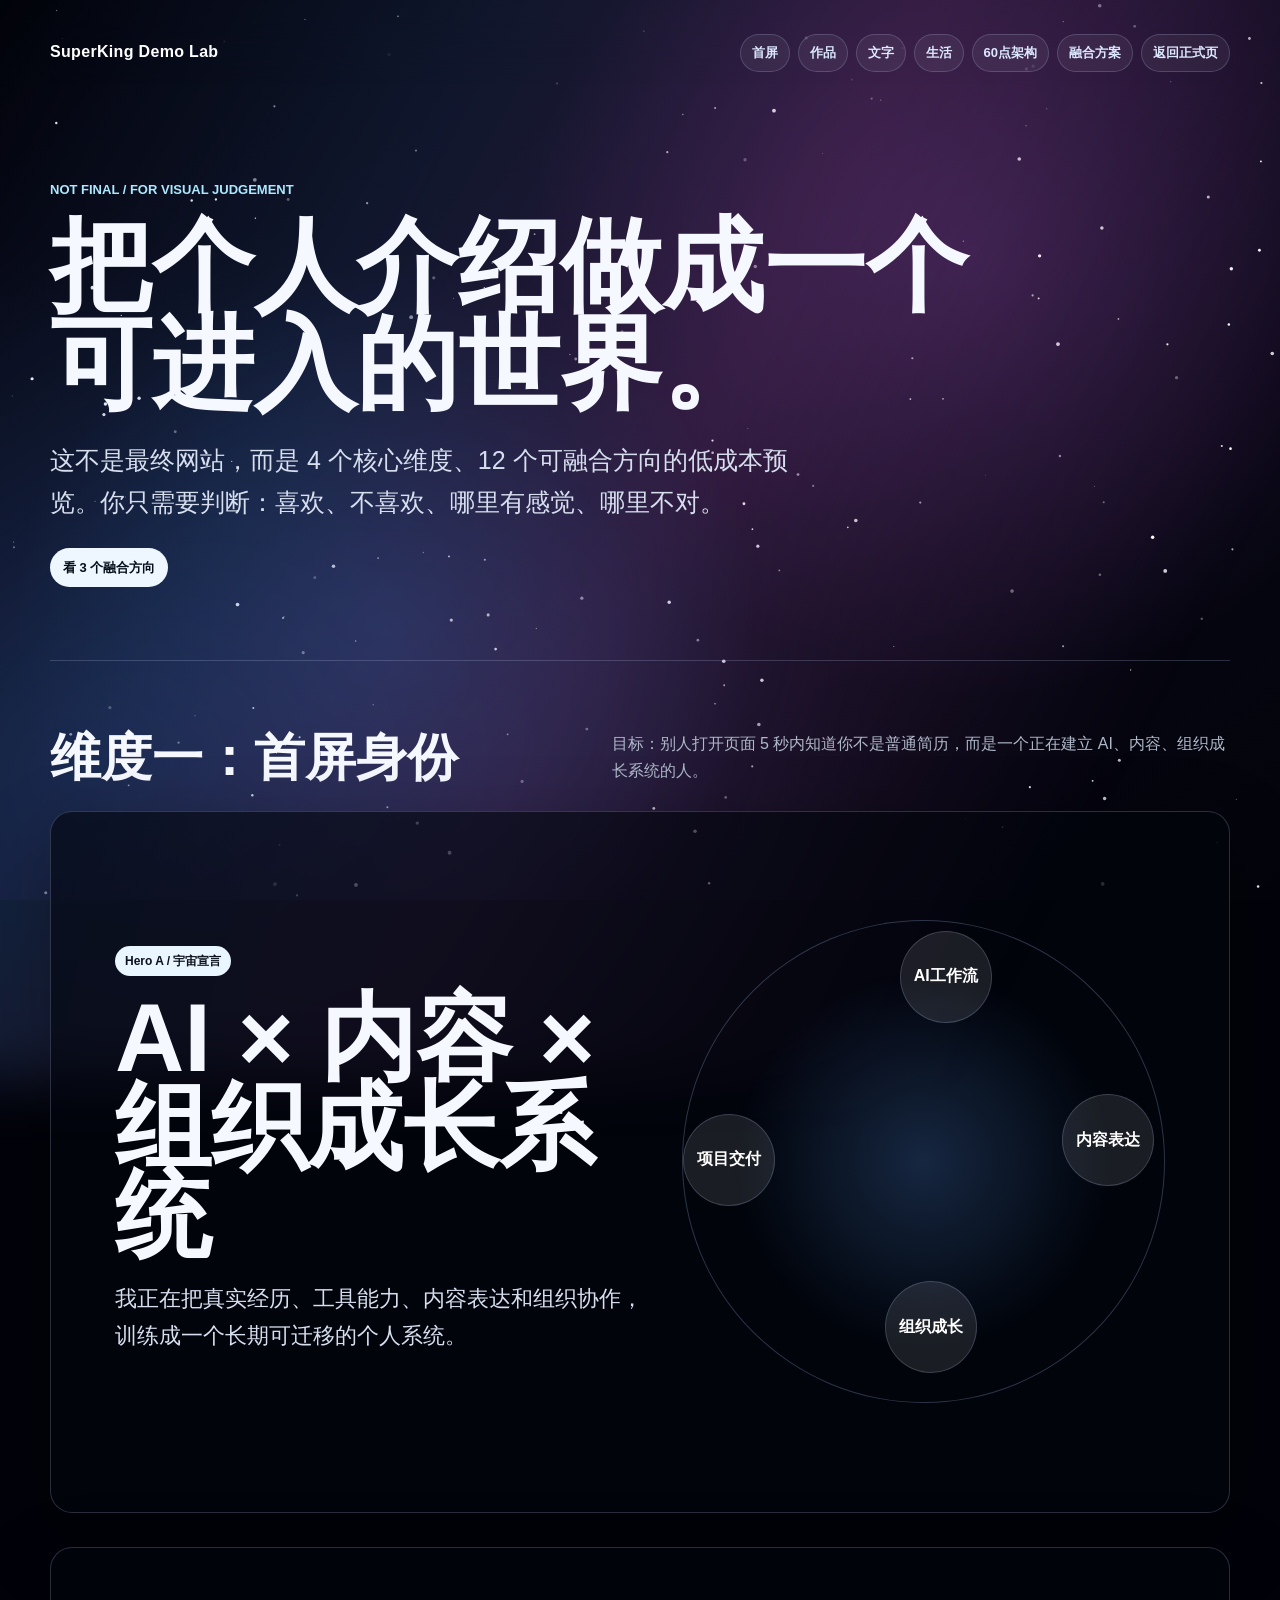
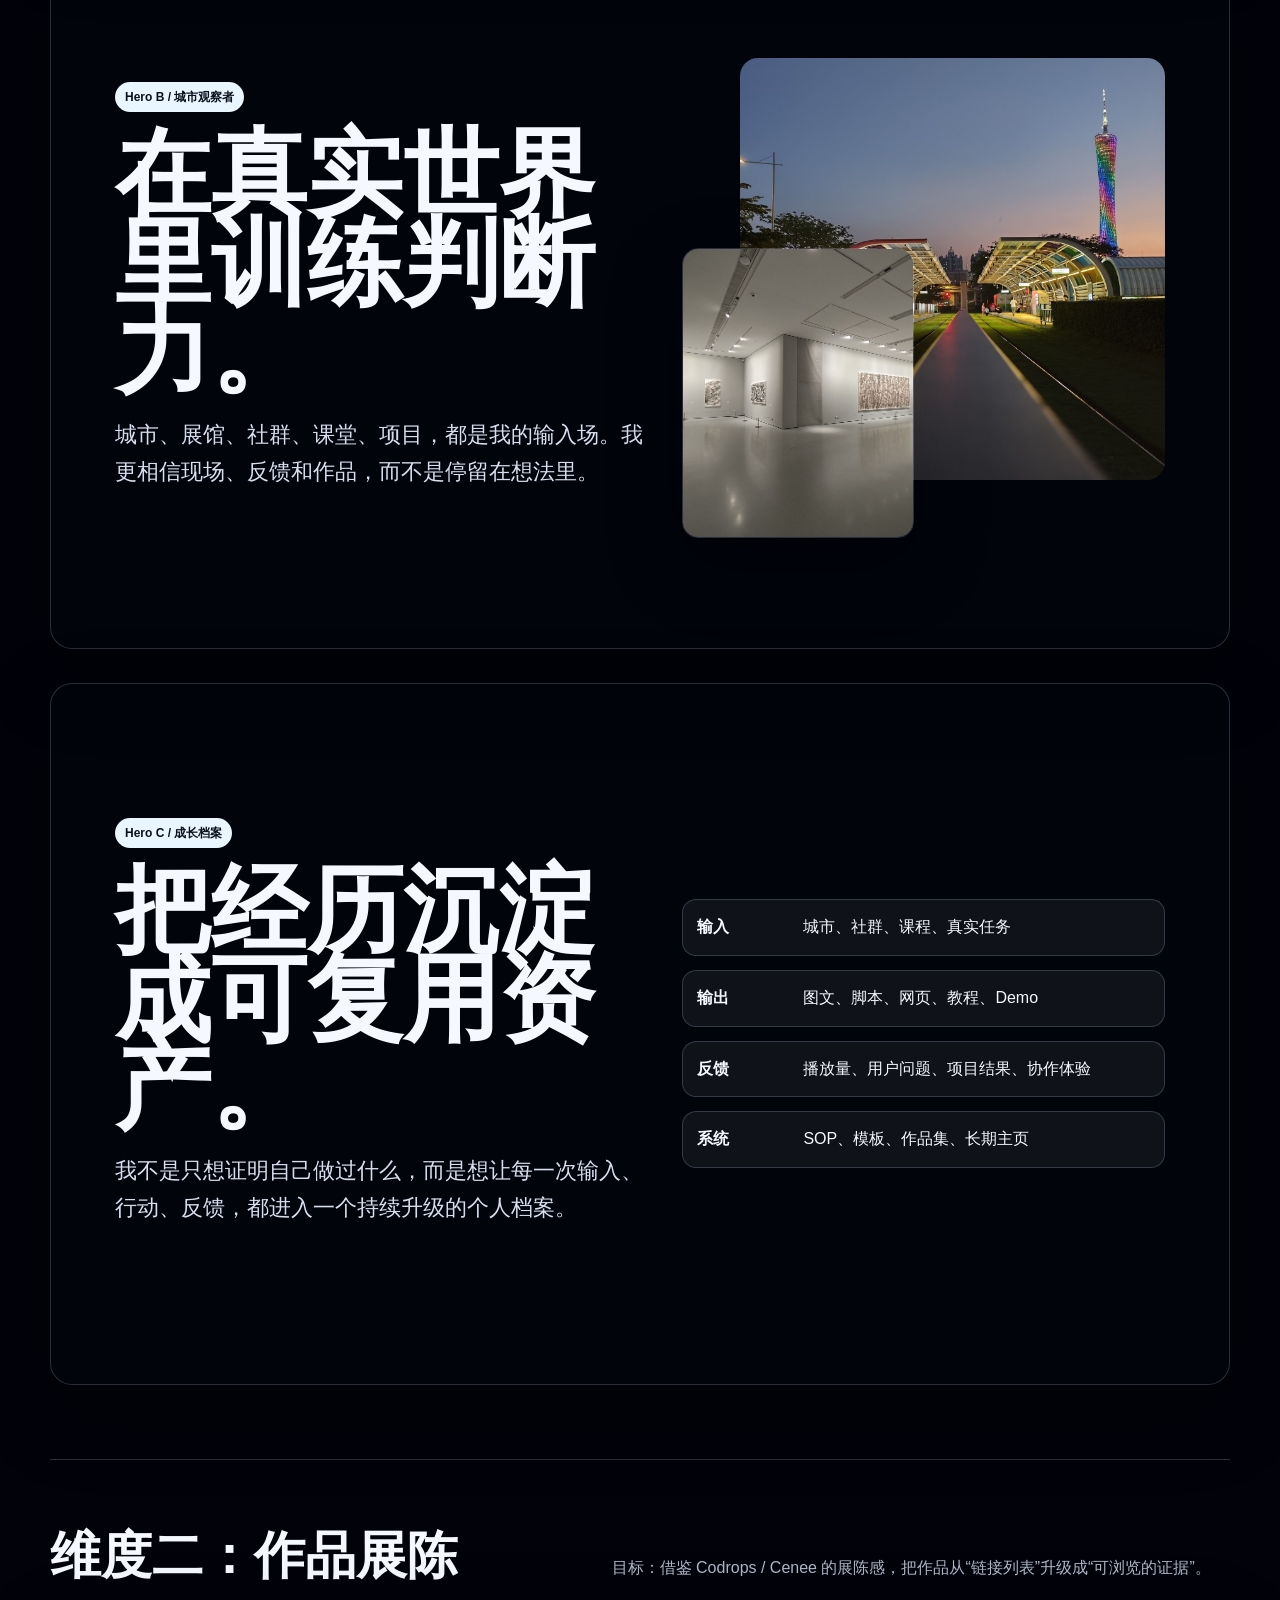
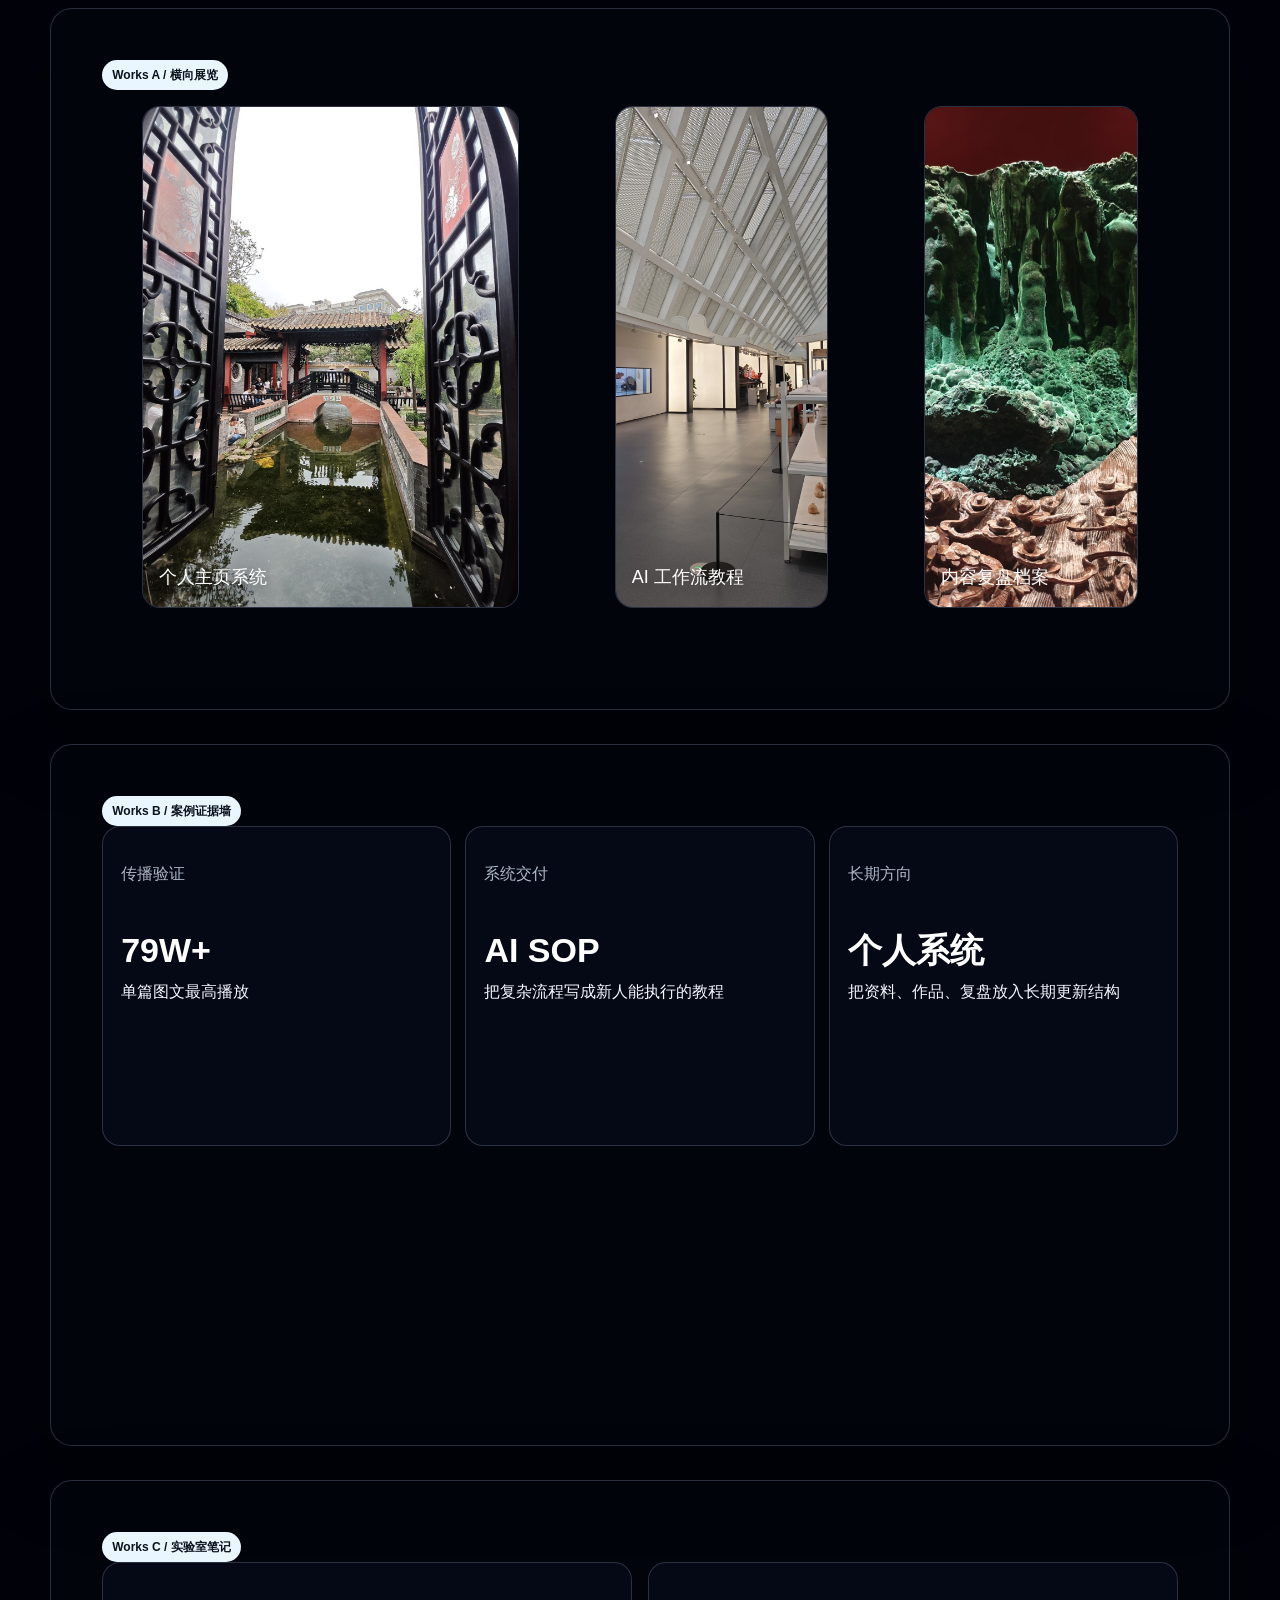
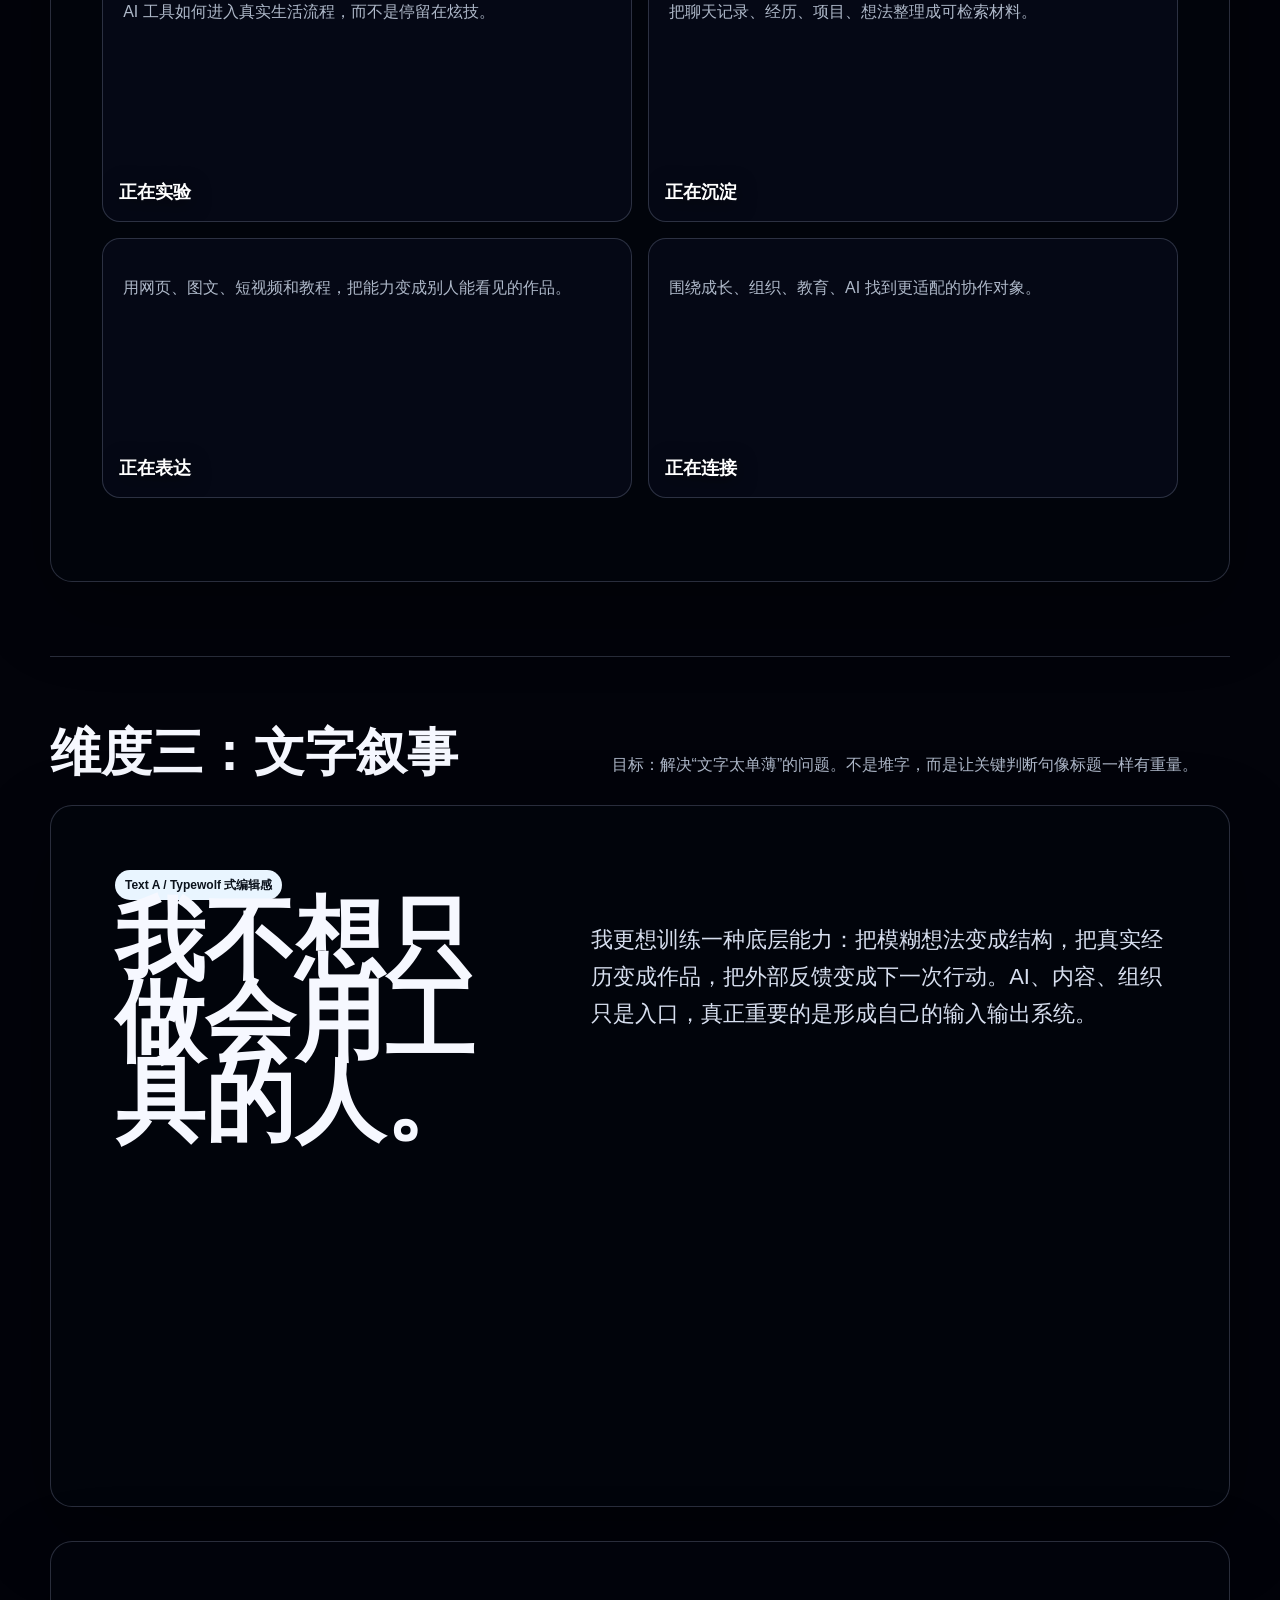
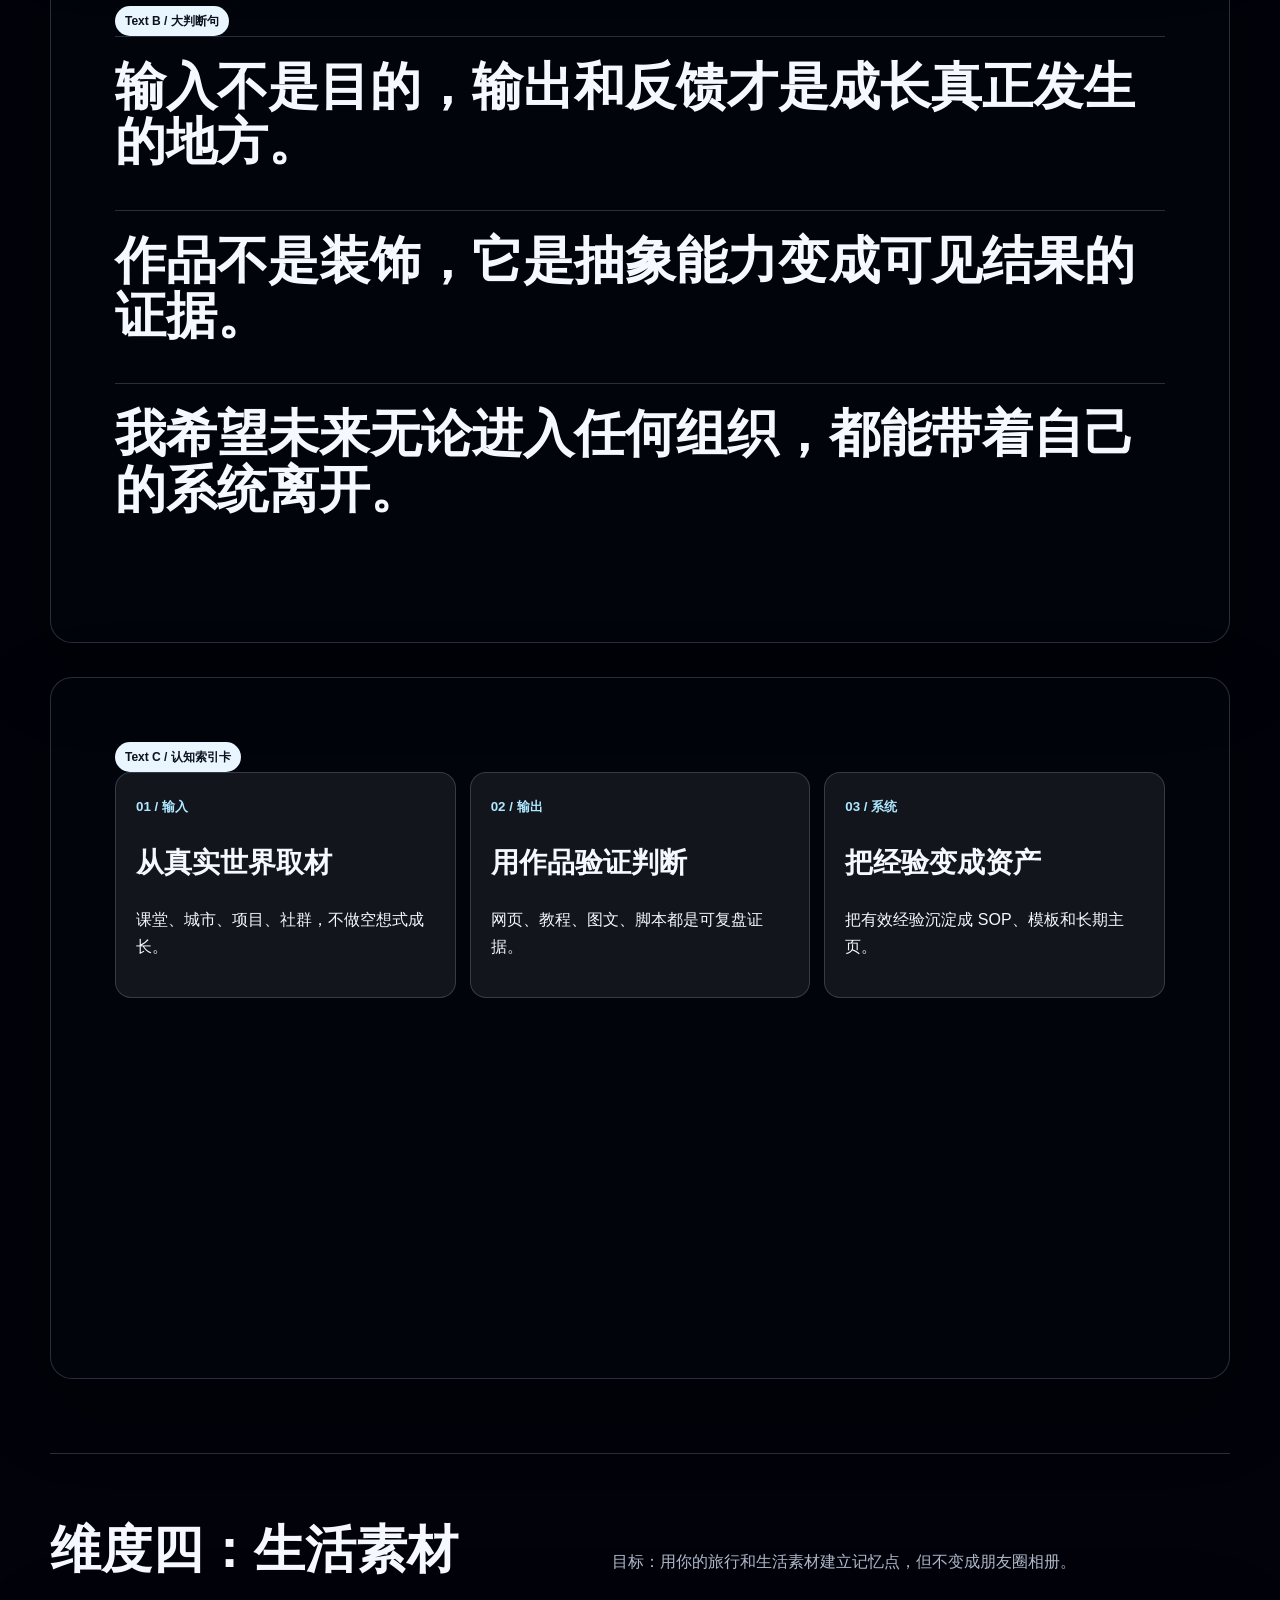
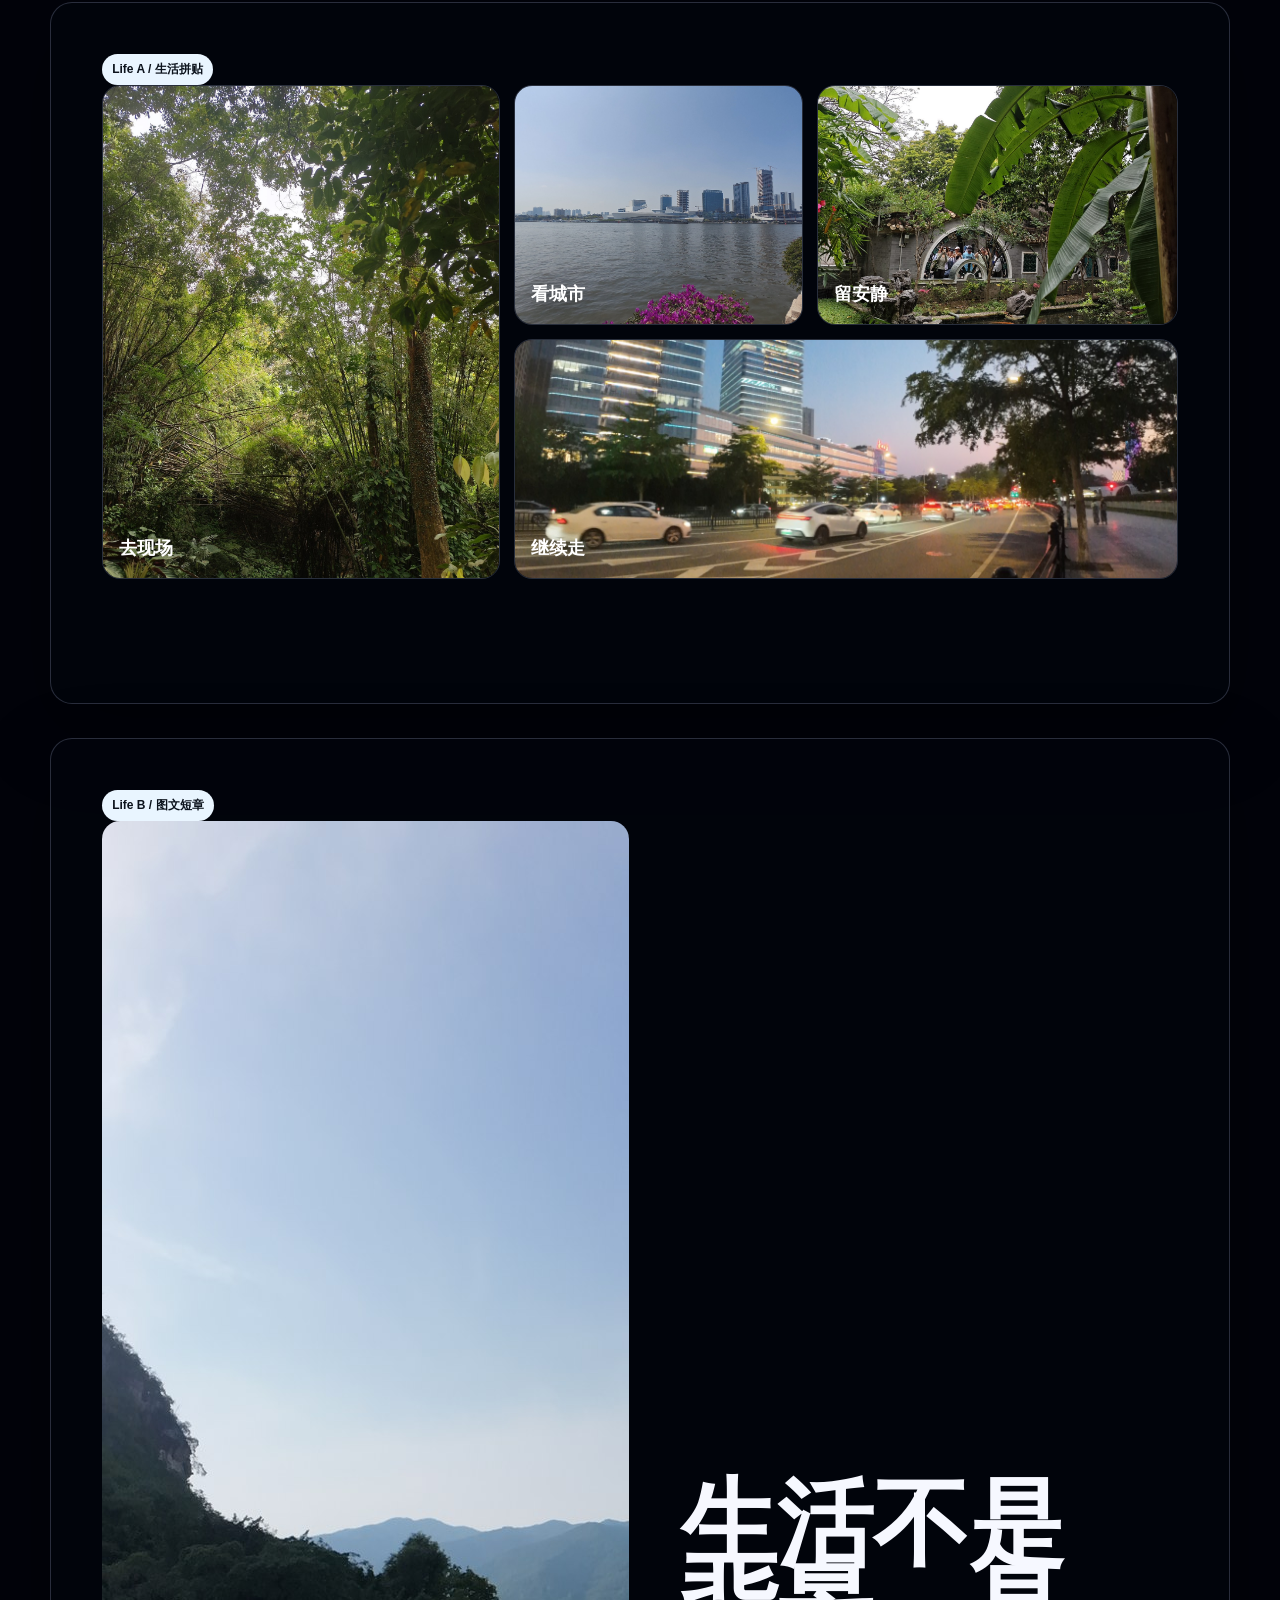
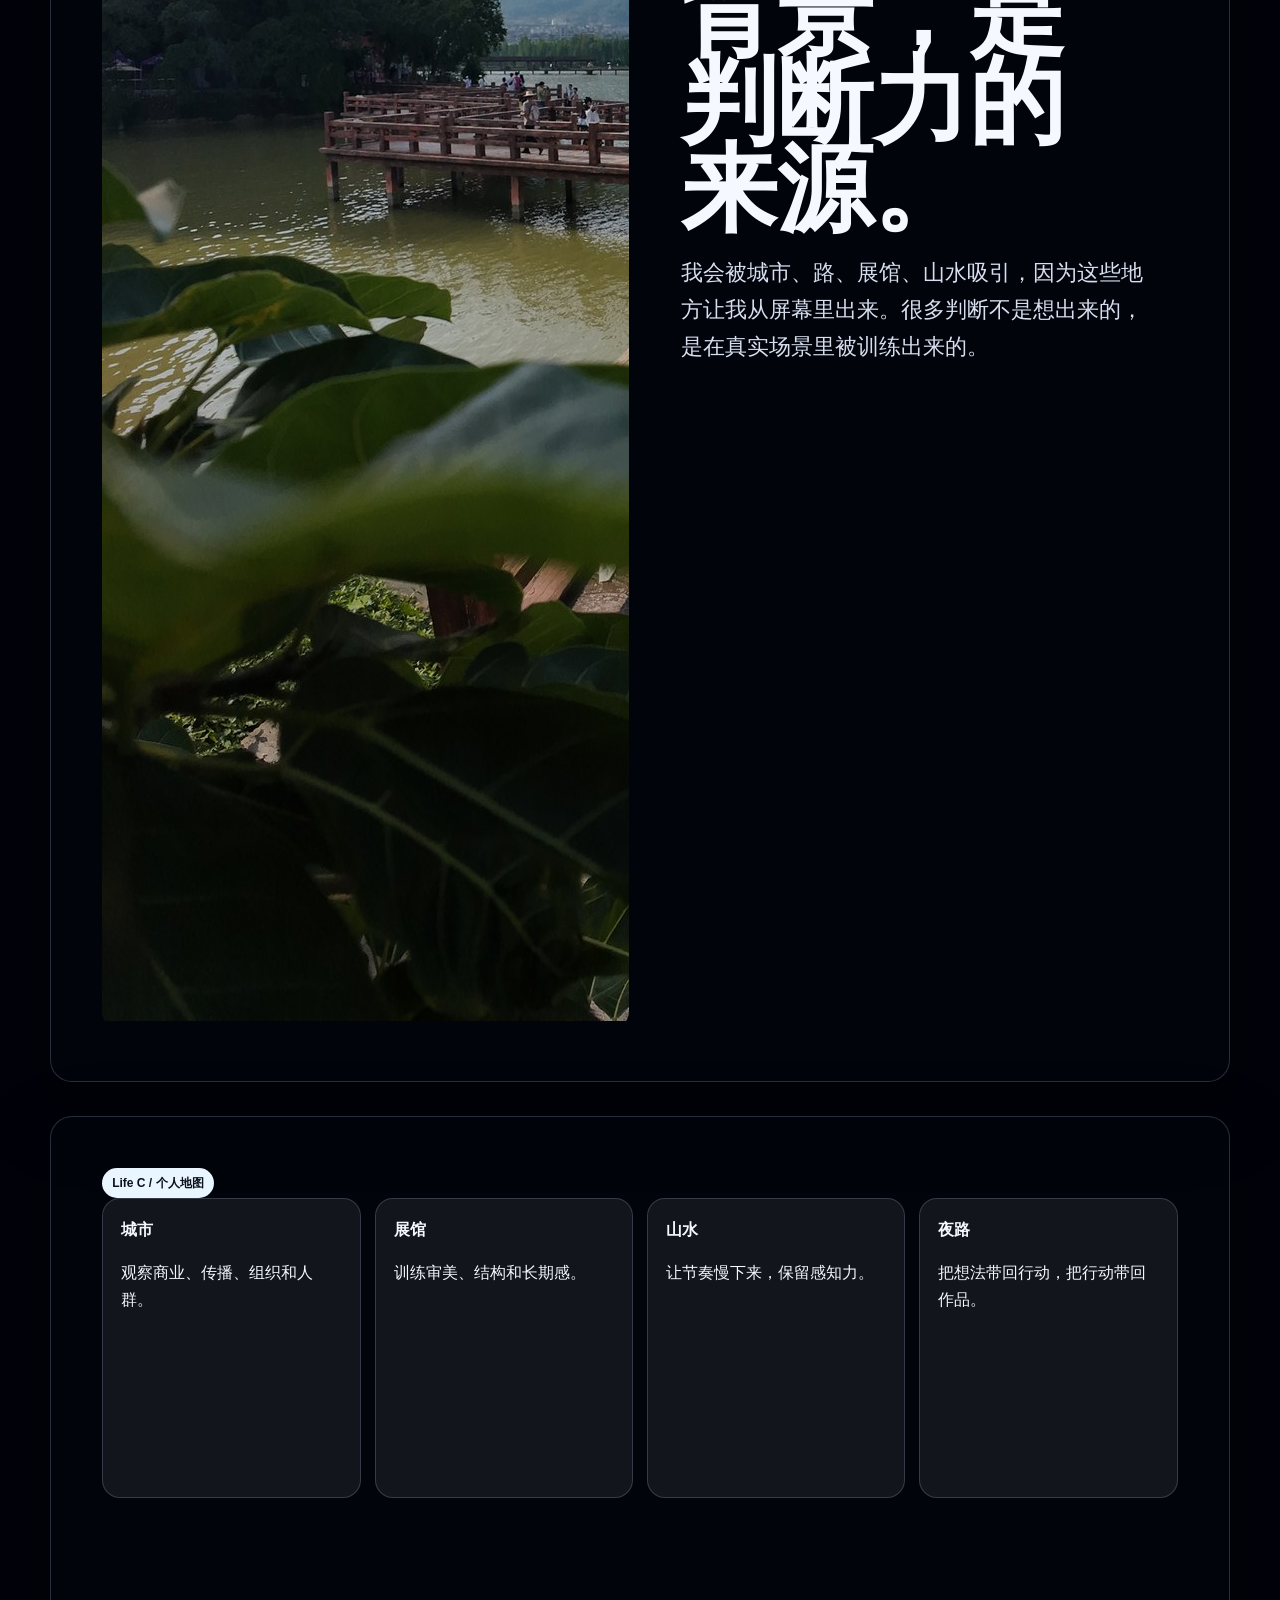
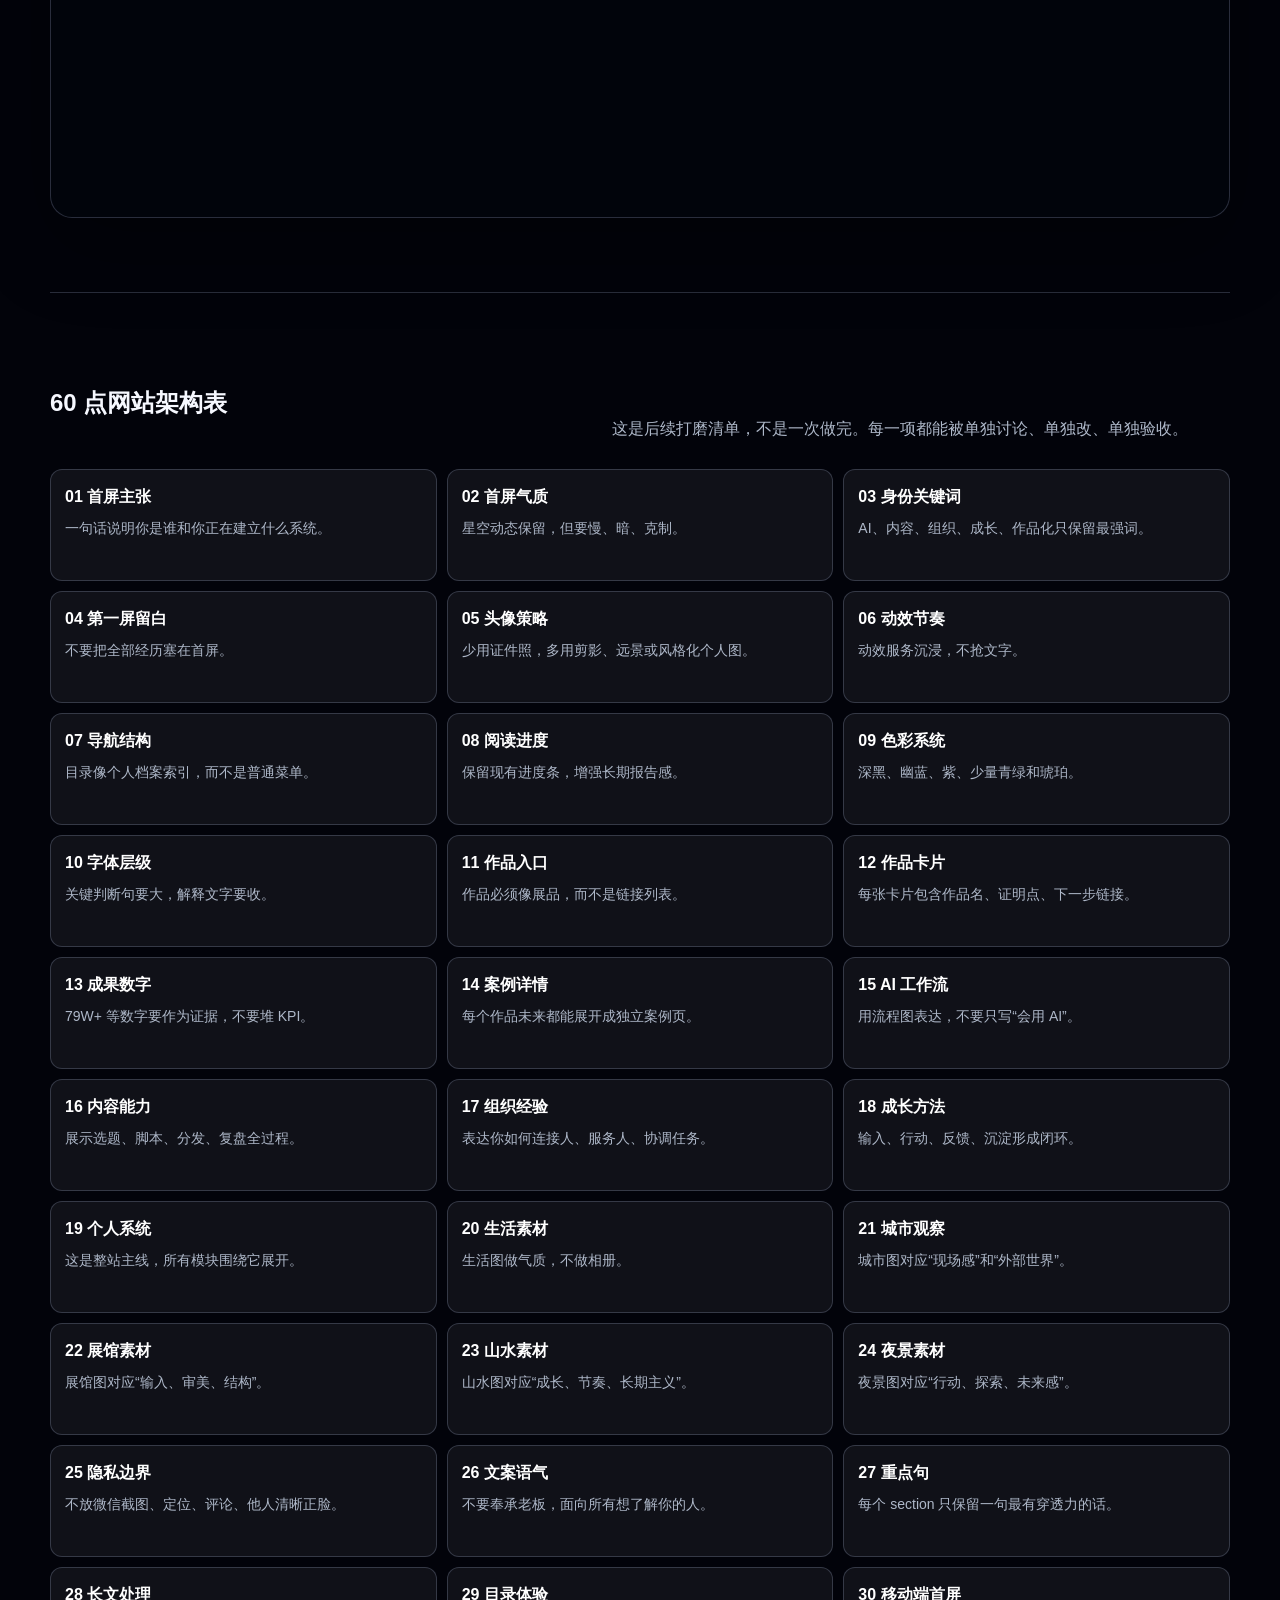
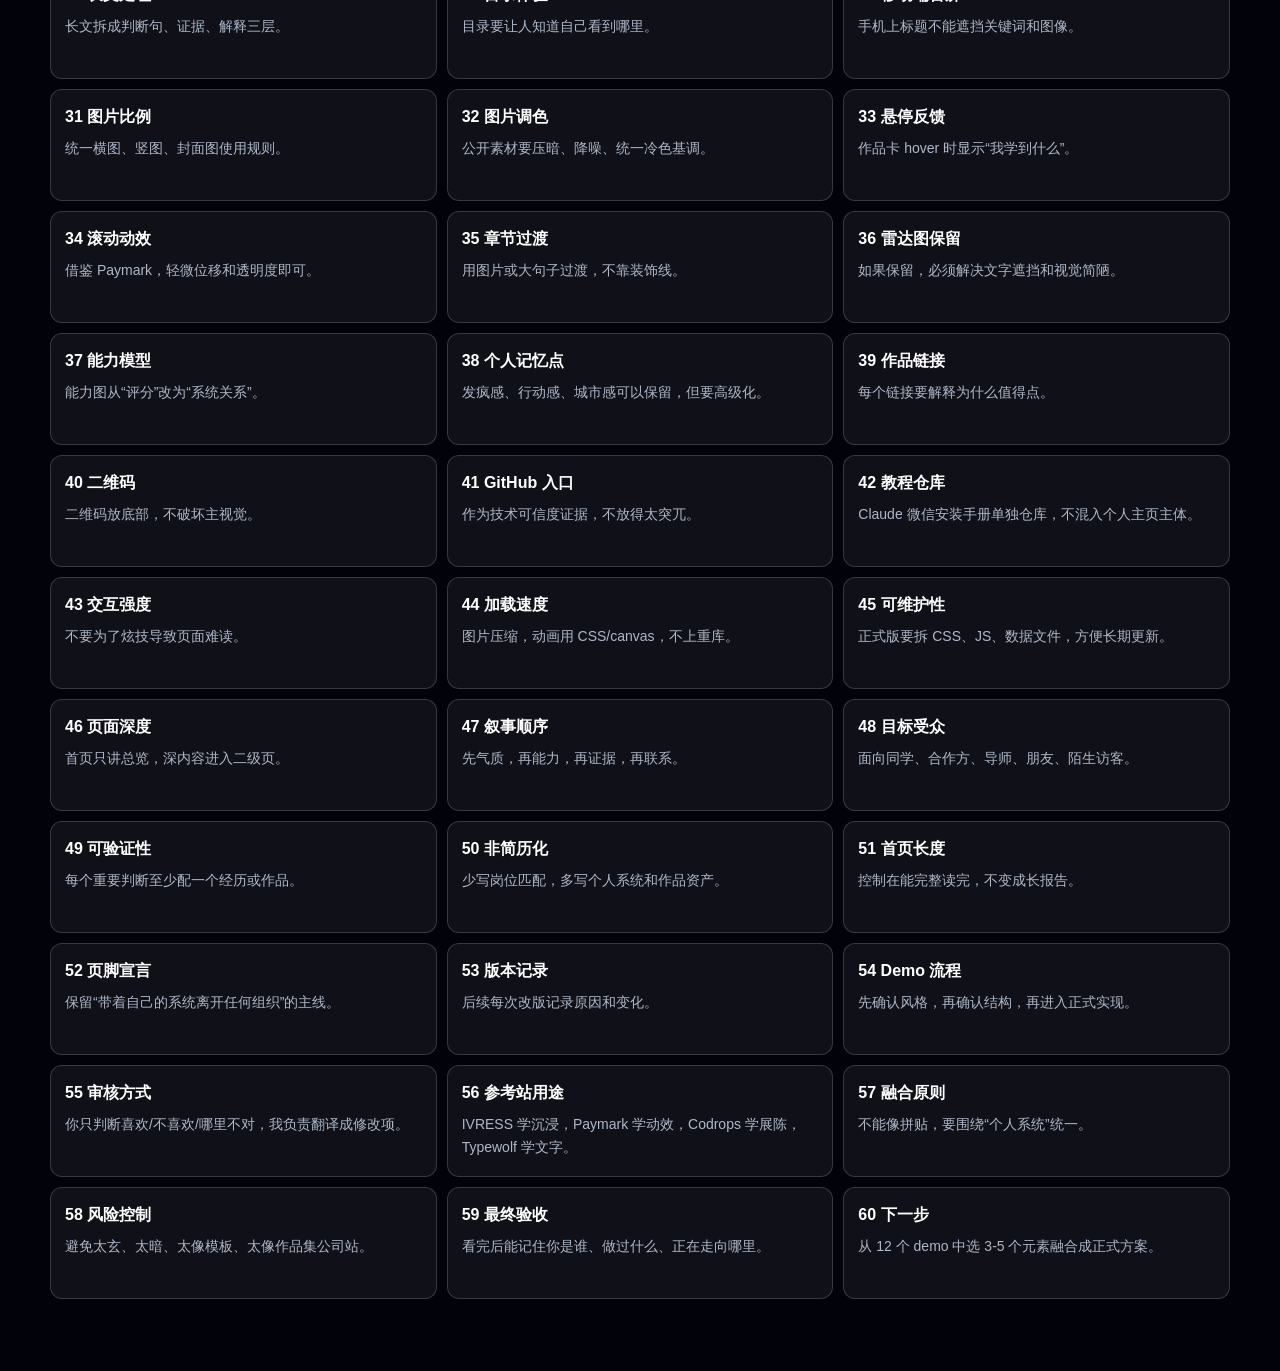
<file: demos/index.html>
<!doctype html>
<html lang="zh-CN">
<head>
  <meta charset="utf-8" />
  <meta name="viewport" content="width=device-width, initial-scale=1" />
  <title>SuperKing 个人主页 Demo 预览库</title>
  <link rel="stylesheet" href="./demo.css" />
</head>
<body>
  <canvas id="stars"></canvas>
  <div class="mist" aria-hidden="true"></div>

  <main class="wrap">
    <nav class="topbar">
      <div class="brand">SuperKing Demo Lab</div>
      <div class="tabs">
        <a href="#hero">首屏</a>
        <a href="#works">作品</a>
        <a href="#text">文字</a>
        <a href="#life">生活</a>
        <a href="#architecture">60点架构</a>
        <a href="./fusion.html">融合方案</a>
        <a href="../index.html">返回正式页</a>
      </div>
    </nav>

    <header class="intro">
      <div>
        <small>not final / for visual judgement</small>
        <h1>把个人介绍做成一个可进入的世界。</h1>
        <p>这不是最终网站，而是 4 个核心维度、12 个可融合方向的低成本预览。你只需要判断：喜欢、不喜欢、哪里有感觉、哪里不对。</p>
        <div class="fusion-switch">
          <a href="./fusion.html">看 3 个融合方向</a>
        </div>
      </div>
    </header>

    <section class="dimension" id="hero">
      <div class="dimension-head">
        <h2>维度一：首屏身份</h2>
        <p>目标：别人打开页面 5 秒内知道你不是普通简历，而是一个正在建立 AI、内容、组织成长系统的人。</p>
      </div>

      <article class="demo hero-cosmos">
        <div>
          <span class="demo-tag">Hero A / 宇宙宣言</span>
          <h3 class="big-title">AI × 内容 × 组织成长系统</h3>
          <p class="lead">我正在把真实经历、工具能力、内容表达和组织协作，训练成一个长期可迁移的个人系统。</p>
        </div>
        <div class="orbit" aria-label="ability orbit">
          <span>AI工作流</span><span>内容表达</span><span>组织成长</span><span>项目交付</span>
        </div>
      </article>

      <article class="demo hero-city">
        <div>
          <span class="demo-tag">Hero B / 城市观察者</span>
          <h3 class="big-title">在真实世界里训练判断力。</h3>
          <p class="lead">城市、展馆、社群、课堂、项目，都是我的输入场。我更相信现场、反馈和作品，而不是停留在想法里。</p>
        </div>
        <div class="photo-stage">
          <div class="photo-main"><img src="../assets/personal/city_night_01.jpg" alt="city night" /></div>
          <div class="photo-float"><img src="../assets/personal/city_observer_01.jpg" alt="gallery" /></div>
        </div>
      </article>

      <article class="demo hero-archive">
        <div>
          <span class="demo-tag">Hero C / 成长档案</span>
          <h3 class="big-title">把经历沉淀成可复用资产。</h3>
          <p class="lead">我不是只想证明自己做过什么，而是想让每一次输入、行动、反馈，都进入一个持续升级的个人档案。</p>
        </div>
        <div class="timeline">
          <div><b>输入</b><span>城市、社群、课程、真实任务</span></div>
          <div><b>输出</b><span>图文、脚本、网页、教程、Demo</span></div>
          <div><b>反馈</b><span>播放量、用户问题、项目结果、协作体验</span></div>
          <div><b>系统</b><span>SOP、模板、作品集、长期主页</span></div>
        </div>
      </article>
    </section>

    <section class="dimension" id="works">
      <div class="dimension-head">
        <h2>维度二：作品展陈</h2>
        <p>目标：借鉴 Codrops / Cenee 的展陈感，把作品从“链接列表”升级成“可浏览的证据”。</p>
      </div>

      <article class="demo gallery">
        <span class="demo-tag">Works A / 横向展览</span>
        <div class="gallery-strip">
          <figure class="gallery-card"><img src="../assets/personal/garden_frame_01.jpg" alt="" /><figcaption>个人主页系统</figcaption></figure>
          <figure class="gallery-card"><img src="../assets/personal/city_observer_02.jpg" alt="" /><figcaption>AI 工作流教程</figcaption></figure>
          <figure class="gallery-card"><img src="../assets/personal/artifact_01.jpg" alt="" /><figcaption>内容复盘档案</figcaption></figure>
        </div>
      </article>

      <article class="demo case-wall">
        <span class="demo-tag">Works B / 案例证据墙</span>
        <div class="case-grid">
          <div class="case"><p>传播验证</p><strong>79W+</strong><span>单篇图文最高播放</span></div>
          <div class="case"><p>系统交付</p><strong>AI SOP</strong><span>把复杂流程写成新人能执行的教程</span></div>
          <div class="case"><p>长期方向</p><strong>个人系统</strong><span>把资料、作品、复盘放入长期更新结构</span></div>
        </div>
      </article>

      <article class="demo lab-grid">
        <span class="demo-tag">Works C / 实验室笔记</span>
        <div class="lab-grid-inner">
          <div class="lab-card"><b>正在实验</b><p>AI 工具如何进入真实生活流程，而不是停留在炫技。</p></div>
          <div class="lab-card"><b>正在沉淀</b><p>把聊天记录、经历、项目、想法整理成可检索材料。</p></div>
          <div class="lab-card"><b>正在表达</b><p>用网页、图文、短视频和教程，把能力变成别人能看见的作品。</p></div>
          <div class="lab-card"><b>正在连接</b><p>围绕成长、组织、教育、AI 找到更适配的协作对象。</p></div>
        </div>
      </article>
    </section>

    <section class="dimension" id="text">
      <div class="dimension-head">
        <h2>维度三：文字叙事</h2>
        <p>目标：解决“文字太单薄”的问题。不是堆字，而是让关键判断句像标题一样有重量。</p>
      </div>

      <article class="demo text-editorial">
        <span class="demo-tag">Text A / Typewolf 式编辑感</span>
        <div class="editorial-layout">
          <h3 class="drop-title">我不想只做会用工具的人。</h3>
          <p class="lead">我更想训练一种底层能力：把模糊想法变成结构，把真实经历变成作品，把外部反馈变成下一次行动。AI、内容、组织只是入口，真正重要的是形成自己的输入输出系统。</p>
        </div>
      </article>

      <article class="demo text-statement">
        <span class="demo-tag">Text B / 大判断句</span>
        <div class="quote-wall">
          <div class="quote">输入不是目的，输出和反馈才是成长真正发生的地方。</div>
          <div class="quote">作品不是装饰，它是抽象能力变成可见结果的证据。</div>
          <div class="quote">我希望未来无论进入任何组织，都能带着自己的系统离开。</div>
        </div>
      </article>

      <article class="demo text-index">
        <span class="demo-tag">Text C / 认知索引卡</span>
        <div class="index-grid">
          <div class="index-card"><small>01 / 输入</small><h3>从真实世界取材</h3><p>课堂、城市、项目、社群，不做空想式成长。</p></div>
          <div class="index-card"><small>02 / 输出</small><h3>用作品验证判断</h3><p>网页、教程、图文、脚本都是可复盘证据。</p></div>
          <div class="index-card"><small>03 / 系统</small><h3>把经验变成资产</h3><p>把有效经验沉淀成 SOP、模板和长期主页。</p></div>
        </div>
      </article>
    </section>

    <section class="dimension" id="life">
      <div class="dimension-head">
        <h2>维度四：生活素材</h2>
        <p>目标：用你的旅行和生活素材建立记忆点，但不变成朋友圈相册。</p>
      </div>

      <article class="demo life-grid">
        <span class="demo-tag">Life A / 生活拼贴</span>
        <div class="life-mosaic">
          <div class="life-tile"><img src="../assets/personal/forest_path_01.jpg" alt="" /><b>去现场</b></div>
          <div class="life-tile"><img src="../assets/personal/river_city_01.jpg" alt="" /><b>看城市</b></div>
          <div class="life-tile"><img src="../assets/personal/garden_water_01.jpg" alt="" /><b>留安静</b></div>
          <div class="life-tile"><img src="../assets/personal/city_night_02.jpg" alt="" /><b>继续走</b></div>
        </div>
      </article>

      <article class="demo life-essay">
        <span class="demo-tag">Life B / 图文短章</span>
        <div class="essay-split">
          <div class="essay-photo"><img src="../assets/personal/mountain_lake_01.jpg" alt="" /></div>
          <div class="essay-copy">
            <h3 class="big-title">生活不是背景，是判断力的来源。</h3>
            <p class="lead">我会被城市、路、展馆、山水吸引，因为这些地方让我从屏幕里出来。很多判断不是想出来的，是在真实场景里被训练出来的。</p>
          </div>
        </div>
      </article>

      <article class="demo life-map">
        <span class="demo-tag">Life C / 个人地图</span>
        <div class="map-line">
          <div class="map-point"><b>城市</b><p>观察商业、传播、组织和人群。</p></div>
          <div class="map-point"><b>展馆</b><p>训练审美、结构和长期感。</p></div>
          <div class="map-point"><b>山水</b><p>让节奏慢下来，保留感知力。</p></div>
          <div class="map-point"><b>夜路</b><p>把想法带回行动，把行动带回作品。</p></div>
        </div>
      </article>
    </section>

    <section class="arch" id="architecture">
      <div class="dimension-head">
        <h2>60 点网站架构表</h2>
        <p>这是后续打磨清单，不是一次做完。每一项都能被单独讨论、单独改、单独验收。</p>
      </div>
      <div class="arch-grid">
        <div class="arch-item"><b>01 首屏主张</b><p>一句话说明你是谁和你正在建立什么系统。</p></div>
        <div class="arch-item"><b>02 首屏气质</b><p>星空动态保留，但要慢、暗、克制。</p></div>
        <div class="arch-item"><b>03 身份关键词</b><p>AI、内容、组织、成长、作品化只保留最强词。</p></div>
        <div class="arch-item"><b>04 第一屏留白</b><p>不要把全部经历塞在首屏。</p></div>
        <div class="arch-item"><b>05 头像策略</b><p>少用证件照，多用剪影、远景或风格化个人图。</p></div>
        <div class="arch-item"><b>06 动效节奏</b><p>动效服务沉浸，不抢文字。</p></div>
        <div class="arch-item"><b>07 导航结构</b><p>目录像个人档案索引，而不是普通菜单。</p></div>
        <div class="arch-item"><b>08 阅读进度</b><p>保留现有进度条，增强长期报告感。</p></div>
        <div class="arch-item"><b>09 色彩系统</b><p>深黑、幽蓝、紫、少量青绿和琥珀。</p></div>
        <div class="arch-item"><b>10 字体层级</b><p>关键判断句要大，解释文字要收。</p></div>
        <div class="arch-item"><b>11 作品入口</b><p>作品必须像展品，而不是链接列表。</p></div>
        <div class="arch-item"><b>12 作品卡片</b><p>每张卡片包含作品名、证明点、下一步链接。</p></div>
        <div class="arch-item"><b>13 成果数字</b><p>79W+ 等数字要作为证据，不要堆 KPI。</p></div>
        <div class="arch-item"><b>14 案例详情</b><p>每个作品未来都能展开成独立案例页。</p></div>
        <div class="arch-item"><b>15 AI 工作流</b><p>用流程图表达，不要只写“会用 AI”。</p></div>
        <div class="arch-item"><b>16 内容能力</b><p>展示选题、脚本、分发、复盘全过程。</p></div>
        <div class="arch-item"><b>17 组织经验</b><p>表达你如何连接人、服务人、协调任务。</p></div>
        <div class="arch-item"><b>18 成长方法</b><p>输入、行动、反馈、沉淀形成闭环。</p></div>
        <div class="arch-item"><b>19 个人系统</b><p>这是整站主线，所有模块围绕它展开。</p></div>
        <div class="arch-item"><b>20 生活素材</b><p>生活图做气质，不做相册。</p></div>
        <div class="arch-item"><b>21 城市观察</b><p>城市图对应“现场感”和“外部世界”。</p></div>
        <div class="arch-item"><b>22 展馆素材</b><p>展馆图对应“输入、审美、结构”。</p></div>
        <div class="arch-item"><b>23 山水素材</b><p>山水图对应“成长、节奏、长期主义”。</p></div>
        <div class="arch-item"><b>24 夜景素材</b><p>夜景图对应“行动、探索、未来感”。</p></div>
        <div class="arch-item"><b>25 隐私边界</b><p>不放微信截图、定位、评论、他人清晰正脸。</p></div>
        <div class="arch-item"><b>26 文案语气</b><p>不要奉承老板，面向所有想了解你的人。</p></div>
        <div class="arch-item"><b>27 重点句</b><p>每个 section 只保留一句最有穿透力的话。</p></div>
        <div class="arch-item"><b>28 长文处理</b><p>长文拆成判断句、证据、解释三层。</p></div>
        <div class="arch-item"><b>29 目录体验</b><p>目录要让人知道自己看到哪里。</p></div>
        <div class="arch-item"><b>30 移动端首屏</b><p>手机上标题不能遮挡关键词和图像。</p></div>
        <div class="arch-item"><b>31 图片比例</b><p>统一横图、竖图、封面图使用规则。</p></div>
        <div class="arch-item"><b>32 图片调色</b><p>公开素材要压暗、降噪、统一冷色基调。</p></div>
        <div class="arch-item"><b>33 悬停反馈</b><p>作品卡 hover 时显示“我学到什么”。</p></div>
        <div class="arch-item"><b>34 滚动动效</b><p>借鉴 Paymark，轻微位移和透明度即可。</p></div>
        <div class="arch-item"><b>35 章节过渡</b><p>用图片或大句子过渡，不靠装饰线。</p></div>
        <div class="arch-item"><b>36 雷达图保留</b><p>如果保留，必须解决文字遮挡和视觉简陋。</p></div>
        <div class="arch-item"><b>37 能力模型</b><p>能力图从“评分”改为“系统关系”。</p></div>
        <div class="arch-item"><b>38 个人记忆点</b><p>发疯感、行动感、城市感可以保留，但要高级化。</p></div>
        <div class="arch-item"><b>39 作品链接</b><p>每个链接要解释为什么值得点。</p></div>
        <div class="arch-item"><b>40 二维码</b><p>二维码放底部，不破坏主视觉。</p></div>
        <div class="arch-item"><b>41 GitHub 入口</b><p>作为技术可信度证据，不放得太突兀。</p></div>
        <div class="arch-item"><b>42 教程仓库</b><p>Claude 微信安装手册单独仓库，不混入个人主页主体。</p></div>
        <div class="arch-item"><b>43 交互强度</b><p>不要为了炫技导致页面难读。</p></div>
        <div class="arch-item"><b>44 加载速度</b><p>图片压缩，动画用 CSS/canvas，不上重库。</p></div>
        <div class="arch-item"><b>45 可维护性</b><p>正式版要拆 CSS、JS、数据文件，方便长期更新。</p></div>
        <div class="arch-item"><b>46 页面深度</b><p>首页只讲总览，深内容进入二级页。</p></div>
        <div class="arch-item"><b>47 叙事顺序</b><p>先气质，再能力，再证据，再联系。</p></div>
        <div class="arch-item"><b>48 目标受众</b><p>面向同学、合作方、导师、朋友、陌生访客。</p></div>
        <div class="arch-item"><b>49 可验证性</b><p>每个重要判断至少配一个经历或作品。</p></div>
        <div class="arch-item"><b>50 非简历化</b><p>少写岗位匹配，多写个人系统和作品资产。</p></div>
        <div class="arch-item"><b>51 首页长度</b><p>控制在能完整读完，不变成长报告。</p></div>
        <div class="arch-item"><b>52 页脚宣言</b><p>保留“带着自己的系统离开任何组织”的主线。</p></div>
        <div class="arch-item"><b>53 版本记录</b><p>后续每次改版记录原因和变化。</p></div>
        <div class="arch-item"><b>54 Demo 流程</b><p>先确认风格，再确认结构，再进入正式实现。</p></div>
        <div class="arch-item"><b>55 审核方式</b><p>你只判断喜欢/不喜欢/哪里不对，我负责翻译成修改项。</p></div>
        <div class="arch-item"><b>56 参考站用途</b><p>IVRESS 学沉浸，Paymark 学动效，Codrops 学展陈，Typewolf 学文字。</p></div>
        <div class="arch-item"><b>57 融合原则</b><p>不能像拼贴，要围绕“个人系统”统一。</p></div>
        <div class="arch-item"><b>58 风险控制</b><p>避免太玄、太暗、太像模板、太像作品集公司站。</p></div>
        <div class="arch-item"><b>59 最终验收</b><p>看完后能记住你是谁、做过什么、正在走向哪里。</p></div>
        <div class="arch-item"><b>60 下一步</b><p>从 12 个 demo 中选 3-5 个元素融合成正式方案。</p></div>
      </div>
    </section>
  </main>

  <script src="./demo.js"></script>
</body>
</html>
</file>
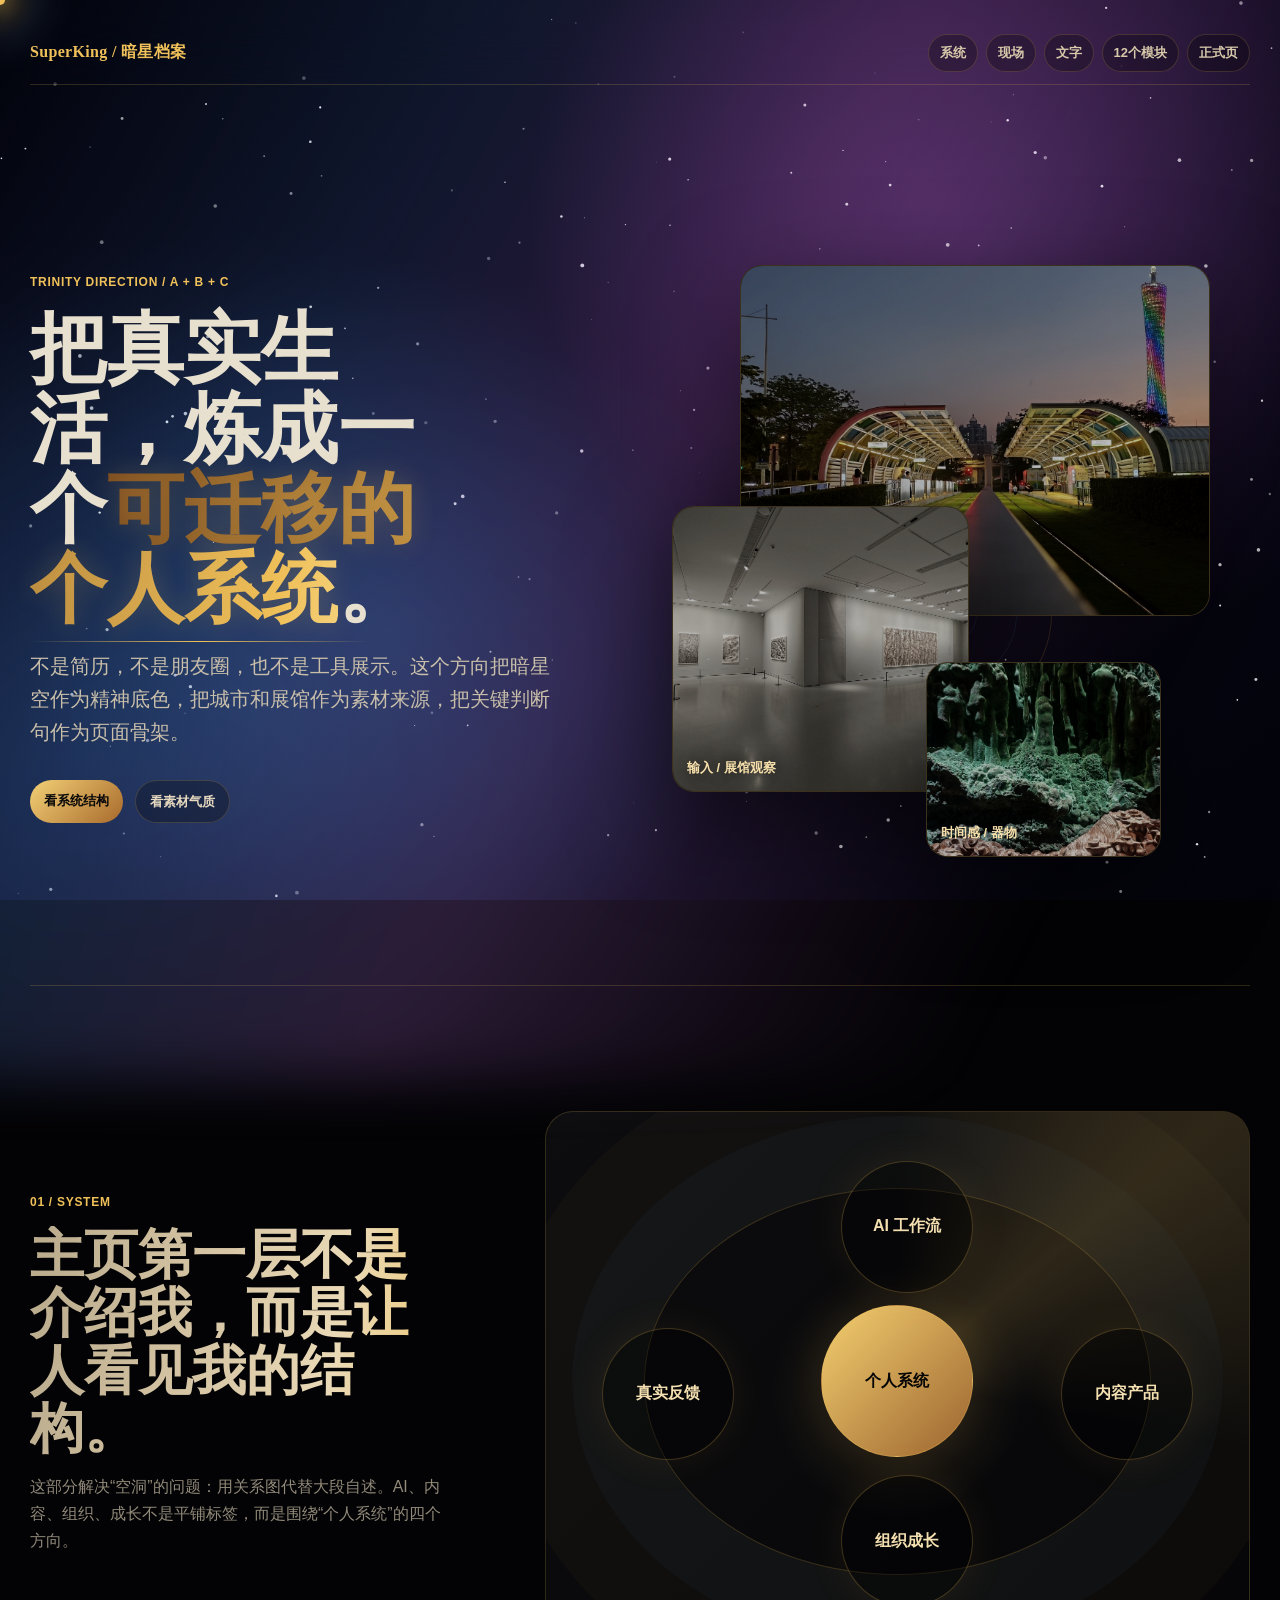
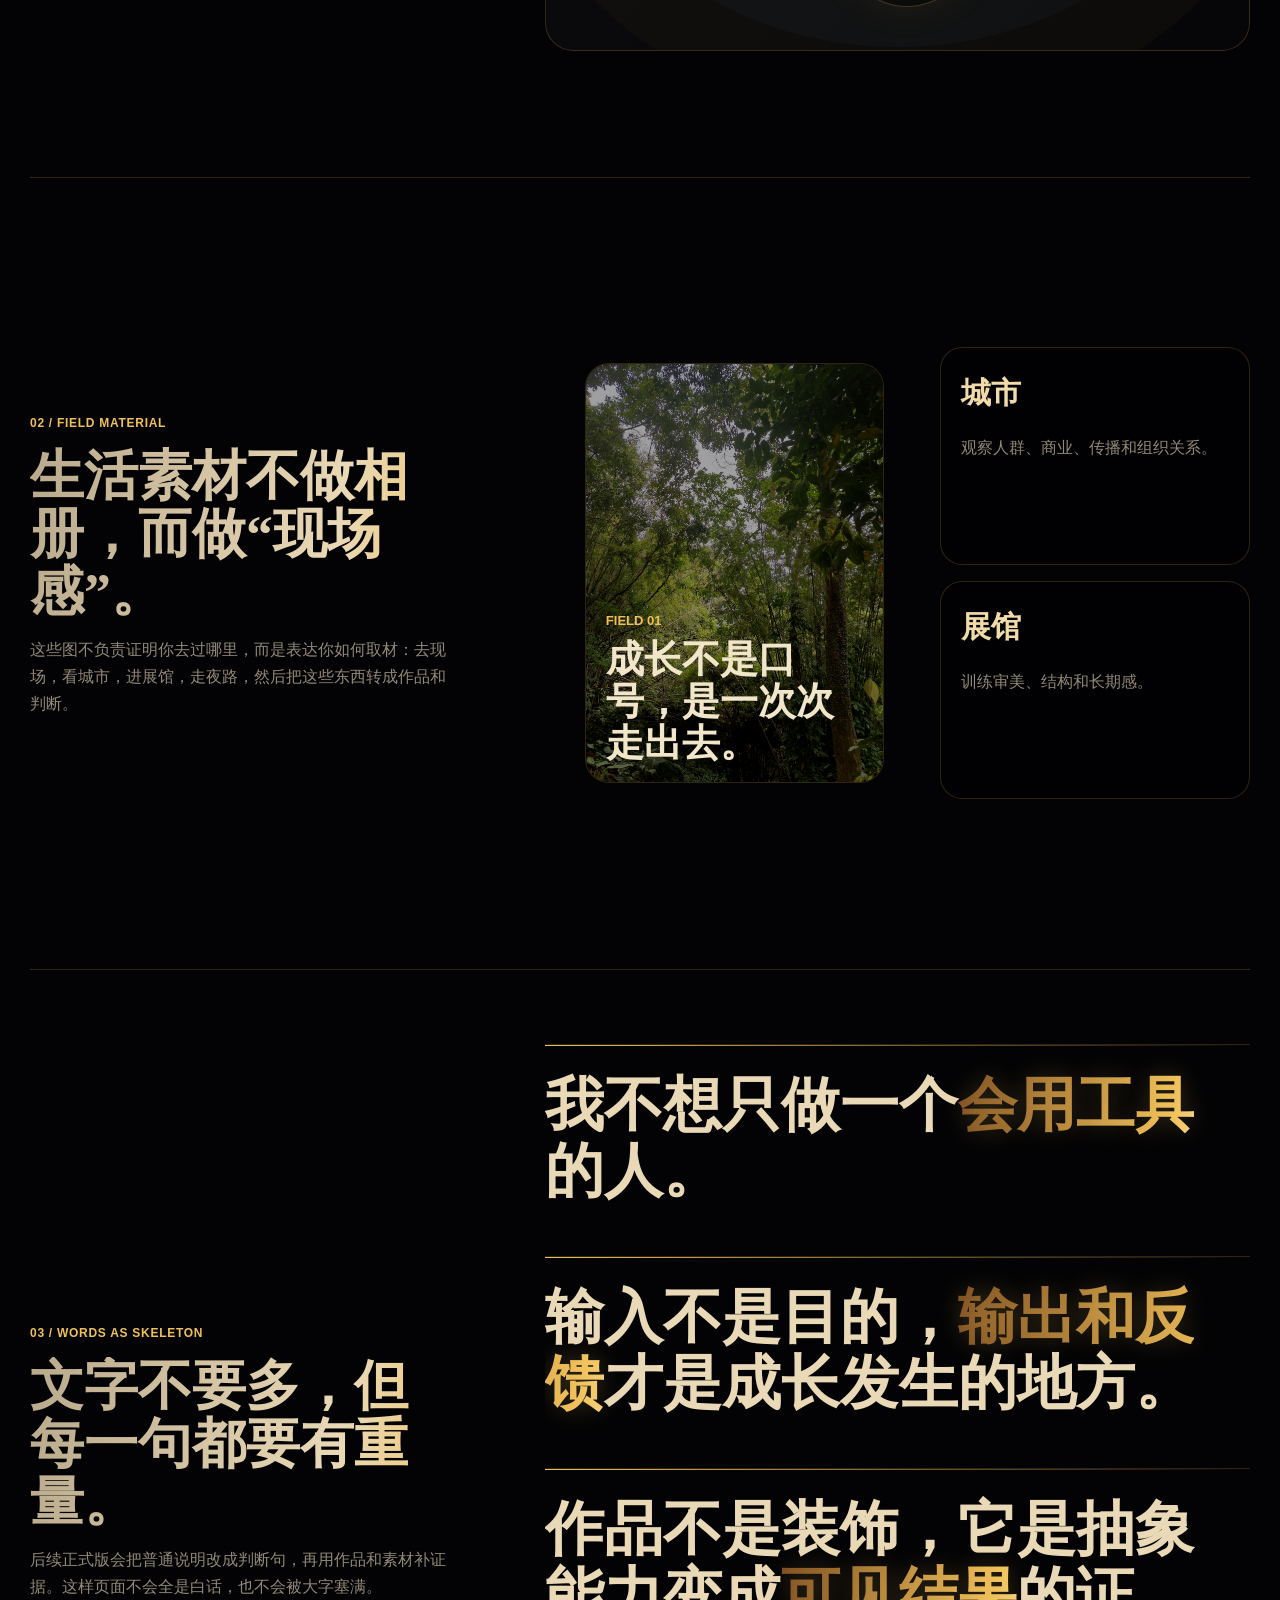
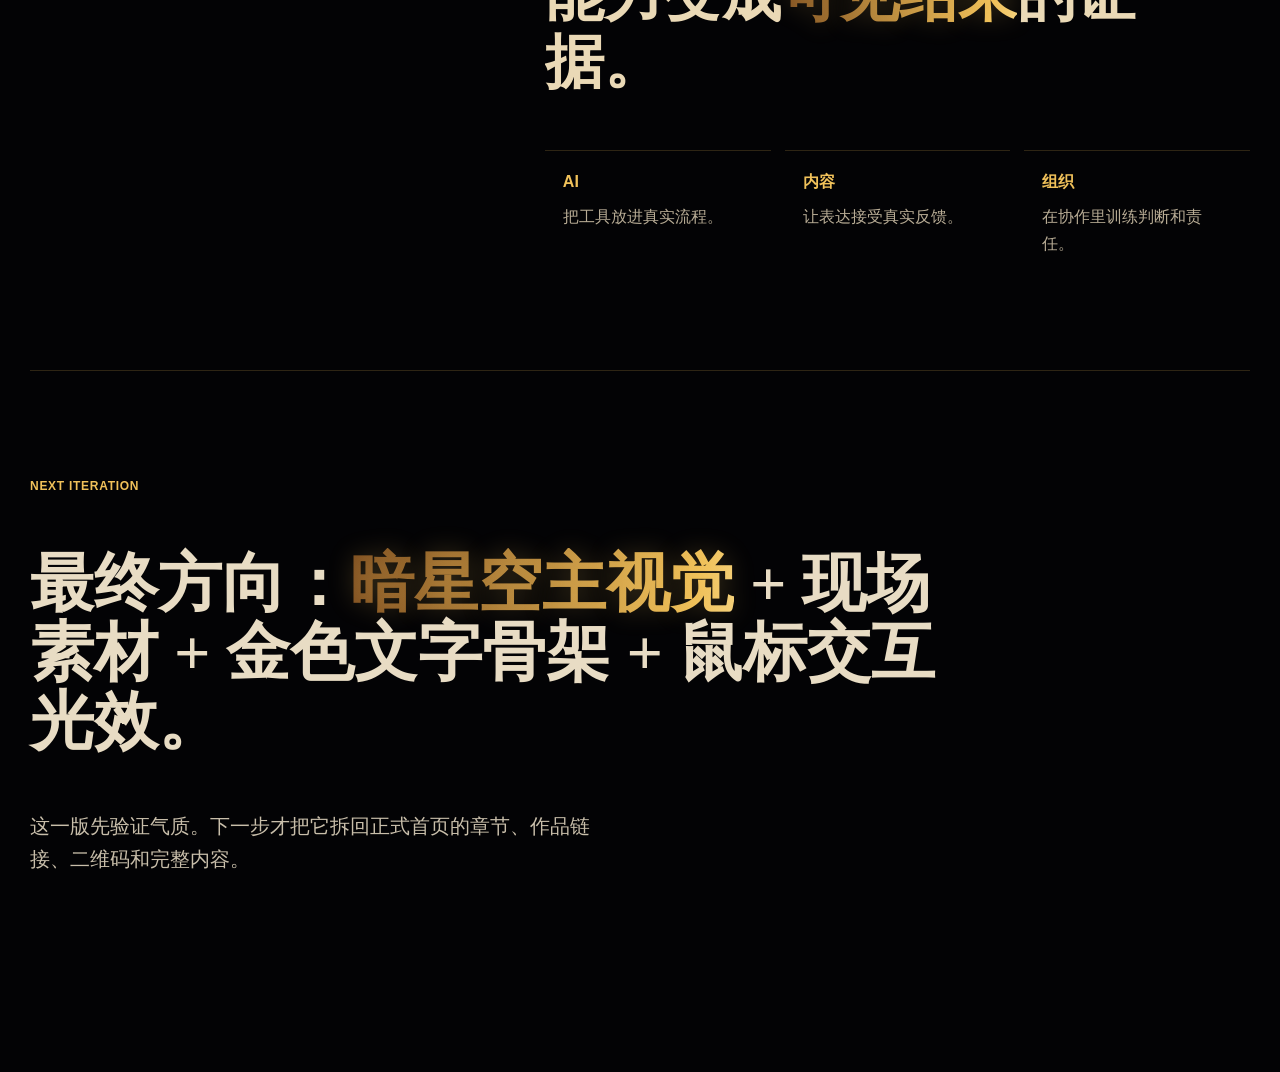
<file: demos/fusion.html>
<!doctype html>
<html lang="zh-CN">
<head>
  <meta charset="utf-8" />
  <meta name="viewport" content="width=device-width, initial-scale=1" />
  <title>SuperKing 三合一主页 Demo</title>
  <link rel="stylesheet" href="./demo.css" />
  <link rel="stylesheet" href="./fusion.css" />
</head>
<body class="fusion-body">
  <canvas id="stars"></canvas>
  <div class="mist" aria-hidden="true"></div>

  <main class="wrap fusion-page">
    <nav class="topbar fusion-nav">
      <div class="brand">SuperKing / 暗星档案</div>
      <div class="tabs">
        <a href="#system">系统</a>
        <a href="#field">现场</a>
        <a href="#words">文字</a>
        <a href="./index.html">12个模块</a>
        <a href="../index.html">正式页</a>
      </div>
    </nav>

    <header class="fusion-hero">
      <div>
        <div class="chapter">Trinity direction / A + B + C</div>
        <h1 class="fusion-title">
          把真实生活，炼成一个<em>可迁移的个人系统</em>。
        </h1>
        <p class="fusion-lead">
          不是简历，不是朋友圈，也不是工具展示。这个方向把暗星空作为精神底色，把城市和展馆作为素材来源，把关键判断句作为页面骨架。
        </p>
        <div class="hero-actions">
          <a href="#system">看系统结构</a>
          <a class="secondary" href="#field">看素材气质</a>
        </div>
      </div>

      <div class="cinema-board" aria-label="personal visual board">
        <div class="signal-ring" aria-hidden="true"></div>
        <figure class="film-card large">
          <img src="../assets/personal/city_night_01.jpg" alt="city night" />
          <figcaption class="film-label">未来感 / 城市夜色</figcaption>
        </figure>
        <figure class="film-card mid">
          <img src="../assets/personal/city_observer_01.jpg" alt="gallery interior" />
          <figcaption class="film-label">输入 / 展馆观察</figcaption>
        </figure>
        <figure class="film-card small">
          <img src="../assets/personal/artifact_01.jpg" alt="artifact" />
          <figcaption class="film-label">时间感 / 器物</figcaption>
        </figure>
      </div>
    </header>

    <section class="fusion-section" id="system">
      <div class="section-copy">
        <div class="chapter">01 / system</div>
        <h2>主页第一层不是介绍我，而是让人看见我的结构。</h2>
        <p>
          这部分解决“空洞”的问题：用关系图代替大段自述。AI、内容、组织、成长不是平铺标签，而是围绕“个人系统”的四个方向。
        </p>
      </div>
      <div class="system-map">
        <div class="node center">个人系统</div>
        <div class="node n1">AI 工作流</div>
        <div class="node n2">内容产品</div>
        <div class="node n3">组织成长</div>
        <div class="node n4">真实反馈</div>
      </div>
    </section>

    <section class="fusion-section" id="field">
      <div class="section-copy">
        <div class="chapter">02 / field material</div>
        <h2>生活素材不做相册，而做“现场感”。</h2>
        <p>
          这些图不负责证明你去过哪里，而是表达你如何取材：去现场，看城市，进展馆，走夜路，然后把这些东西转成作品和判断。
        </p>
      </div>
      <div class="works-stage">
        <figure class="work-panel">
          <img src="../assets/personal/forest_path_01.jpg" alt="forest path" />
          <figcaption class="caption">
            <b>FIELD 01</b>
            <h3>成长不是口号，是一次次走出去。</h3>
          </figcaption>
        </figure>
        <div class="work-stack">
          <div class="work-note">
            <h3>城市</h3>
            <p>观察人群、商业、传播和组织关系。</p>
          </div>
          <div class="work-note">
            <h3>展馆</h3>
            <p>训练审美、结构和长期感。</p>
          </div>
        </div>
      </div>
    </section>

    <section class="fusion-section" id="words">
      <div class="section-copy">
        <div class="chapter">03 / words as skeleton</div>
        <h2>文字不要多，但每一句都要有重量。</h2>
        <p>
          后续正式版会把普通说明改成判断句，再用作品和素材补证据。这样页面不会全是白话，也不会被大字塞满。
        </p>
      </div>
      <div>
        <div class="statement-grid">
          <div class="statement">我不想只做一个<em>会用工具</em>的人。</div>
          <div class="statement">输入不是目的，<em>输出和反馈</em>才是成长发生的地方。</div>
          <div class="statement">作品不是装饰，它是抽象能力变成<em>可见结果</em>的证据。</div>
        </div>
        <div class="thin-proof">
          <div><b>AI</b>把工具放进真实流程。</div>
          <div><b>内容</b>让表达接受真实反馈。</div>
          <div><b>组织</b>在协作里训练判断和责任。</div>
        </div>
      </div>
    </section>

    <section class="space-end">
      <div>
        <div class="chapter">next iteration</div>
        <h2>
          最终方向：<em class="gold">暗星空主视觉</em> + 现场素材 + 金色文字骨架 + 鼠标交互光效。
        </h2>
        <p class="fusion-lead">
          这一版先验证气质。下一步才把它拆回正式首页的章节、作品链接、二维码和完整内容。
        </p>
      </div>
    </section>
  </main>

  <script src="./demo.js"></script>
</body>
</html>
</file>
<file: demos/demo.css>
:root {
  --bg: #02030a;
  --ink: #f6f8ff;
  --muted: #aeb8c9;
  --soft: rgba(255,255,255,.08);
  --line: rgba(198,216,255,.2);
  --green: #41c59b;
  --amber: #e2a64d;
  --blue: #65a8ff;
  --violet: #a779ff;
  --panel: rgba(8,12,26,.72);
}

* { box-sizing: border-box; }

html { scroll-behavior: smooth; }

body {
  margin: 0;
  font-family: "Microsoft YaHei", "PingFang SC", "Noto Sans CJK SC", Arial, sans-serif;
  color: var(--ink);
  background: var(--bg);
  line-height: 1.68;
  letter-spacing: 0;
}

canvas#stars {
  position: fixed;
  inset: 0;
  z-index: -3;
  width: 100%;
  height: 100%;
  background:
    radial-gradient(circle at 30% 70%, rgba(59,120,196,.24), transparent 34%),
    radial-gradient(circle at 76% 28%, rgba(144,75,172,.28), transparent 38%),
    linear-gradient(145deg, #02030a, #090718 48%, #03040b);
}

.mist {
  position: fixed;
  inset: -20%;
  z-index: -2;
  pointer-events: none;
  background:
    linear-gradient(118deg, transparent 14%, rgba(67,115,188,.16) 34%, rgba(156,82,168,.24) 52%, transparent 76%),
    radial-gradient(ellipse at 18% 74%, rgba(48,94,168,.24), transparent 38%);
  filter: blur(28px);
  animation: drift 28s ease-in-out infinite alternate;
}

@keyframes drift {
  from { transform: translate3d(-2%, 1%, 0) scale(1.04) rotate(-3deg); }
  to { transform: translate3d(2%, -1%, 0) scale(1.12) rotate(3deg); }
}

.wrap {
  width: min(1180px, calc(100% - 32px));
  margin: 0 auto;
  padding: 22px 0 72px;
}

.topbar {
  position: sticky;
  top: 0;
  z-index: 20;
  display: flex;
  gap: 10px;
  align-items: center;
  justify-content: space-between;
  padding: 12px 0;
  backdrop-filter: blur(18px);
}

.brand {
  font-weight: 900;
  letter-spacing: .02em;
  color: #fff;
}

.tabs {
  display: flex;
  flex-wrap: wrap;
  gap: 8px;
  justify-content: flex-end;
}

.tabs a {
  color: #dce8ff;
  text-decoration: none;
  border: 1px solid var(--line);
  background: rgba(255,255,255,.06);
  border-radius: 999px;
  padding: 7px 11px;
  font-size: 13px;
  font-weight: 800;
}

.intro {
  min-height: 64vh;
  display: grid;
  align-items: center;
  padding: 72px 0 52px;
}

.intro small,
.kicker {
  color: #aee8ff;
  font-size: 13px;
  font-weight: 900;
  text-transform: uppercase;
}

.intro h1 {
  max-width: 960px;
  margin: 14px 0 18px;
  font-size: clamp(42px, 8vw, 104px);
  line-height: .96;
}

.intro p {
  max-width: 760px;
  color: #d7dfef;
  font-size: clamp(18px, 2vw, 25px);
}

.fusion-switch {
  display: flex;
  flex-wrap: wrap;
  gap: 10px;
  margin-top: 22px;
}

.fusion-switch a {
  color: #06101b;
  background: #eef7ff;
  border-radius: 999px;
  padding: 9px 13px;
  font-size: 13px;
  font-weight: 900;
  text-decoration: none;
}

.dimension {
  padding: 70px 0 40px;
  border-top: 1px solid var(--line);
}

.dimension-head {
  display: grid;
  grid-template-columns: minmax(0, .85fr) minmax(280px, 1fr);
  gap: 36px;
  align-items: end;
  margin-bottom: 26px;
}

.dimension h2 {
  margin: 0;
  font-size: clamp(30px, 4vw, 58px);
  line-height: 1.02;
}

.dimension-head p {
  margin: 0;
  color: var(--muted);
}

.demo {
  min-height: 78vh;
  margin: 18px 0 34px;
  border: 1px solid var(--line);
  background: rgba(3,5,14,.62);
  border-radius: 22px;
  overflow: hidden;
  box-shadow: 0 28px 80px rgba(0,0,0,.32);
}

.demo-tag {
  display: inline-flex;
  color: #0b121c;
  background: #e9f5ff;
  border-radius: 999px;
  padding: 5px 10px;
  font-size: 12px;
  font-weight: 900;
}

.hero-cosmos,
.hero-city,
.hero-archive {
  min-height: 78vh;
  display: grid;
  grid-template-columns: minmax(0, 1.05fr) minmax(320px, .95fr);
  gap: 34px;
  align-items: center;
  padding: clamp(26px, 5vw, 64px);
}

.big-title {
  margin: 18px 0;
  font-size: clamp(42px, 7.6vw, 96px);
  line-height: .92;
}

.lead {
  max-width: 620px;
  color: #d7dfef;
  font-size: clamp(17px, 1.8vw, 22px);
}

.orbit {
  position: relative;
  aspect-ratio: 1;
  border: 1px solid rgba(180,210,255,.24);
  border-radius: 50%;
  background: radial-gradient(circle, rgba(101,168,255,.22), transparent 56%);
}

.orbit span {
  position: absolute;
  width: 92px;
  min-height: 92px;
  display: grid;
  place-items: center;
  text-align: center;
  border-radius: 50%;
  border: 1px solid var(--line);
  background: rgba(255,255,255,.1);
  color: #fff;
  font-weight: 900;
}

.orbit span:nth-child(1) { top: 2%; left: 45%; }
.orbit span:nth-child(2) { top: 36%; right: 2%; }
.orbit span:nth-child(3) { bottom: 6%; left: 42%; }
.orbit span:nth-child(4) { top: 40%; left: 0; }

.photo-stage {
  position: relative;
  min-height: 480px;
}

.photo-stage img,
.gallery img,
.story-card img,
.life-tile img {
  width: 100%;
  height: 100%;
  object-fit: cover;
  display: block;
}

.photo-main {
  position: absolute;
  inset: 0 0 12% 12%;
  border-radius: 18px;
  overflow: hidden;
}

.photo-float {
  position: absolute;
  left: 0;
  bottom: 0;
  width: 48%;
  aspect-ratio: 4/5;
  border: 1px solid var(--line);
  border-radius: 16px;
  overflow: hidden;
  box-shadow: 0 24px 70px rgba(0,0,0,.36);
}

.timeline {
  display: grid;
  gap: 14px;
}

.timeline div {
  display: grid;
  grid-template-columns: 90px 1fr;
  gap: 16px;
  padding: 14px;
  border: 1px solid var(--line);
  background: rgba(255,255,255,.06);
  border-radius: 14px;
}

.gallery,
.case-wall,
.lab-grid {
  padding: clamp(24px, 4vw, 54px);
}

.gallery-strip {
  display: grid;
  grid-template-columns: 1.4fr .9fr .9fr;
  gap: 16px;
  min-height: 520px;
}

.gallery-card,
.case,
.lab-card {
  position: relative;
  overflow: hidden;
  border: 1px solid var(--line);
  border-radius: 18px;
  background: var(--panel);
}

.gallery-card figcaption,
.case b,
.lab-card b,
.life-tile b {
  position: absolute;
  left: 16px;
  right: 16px;
  bottom: 14px;
  color: #fff;
  font-size: 18px;
  text-shadow: 0 4px 20px rgba(0,0,0,.6);
}

.case-grid {
  display: grid;
  grid-template-columns: repeat(3, 1fr);
  gap: 14px;
}

.case {
  min-height: 320px;
  padding: 18px;
}

.case p,
.lab-card p {
  color: var(--muted);
}

.case strong {
  display: block;
  margin-top: 34px;
  color: #fff;
  font-size: 34px;
}

.lab-grid-inner {
  display: grid;
  grid-template-columns: 1fr 1fr;
  gap: 16px;
}

.lab-card {
  min-height: 260px;
  padding: 20px;
}

.text-editorial,
.text-statement,
.text-index {
  padding: clamp(28px, 5vw, 72px);
}

.editorial-layout {
  display: grid;
  grid-template-columns: .85fr 1.15fr;
  gap: 52px;
}

.drop-title {
  font-size: clamp(46px, 7vw, 98px);
  line-height: .9;
  margin: 0;
}

.quote-wall {
  display: grid;
  gap: 18px;
}

.quote {
  padding: 22px 0;
  border-top: 1px solid var(--line);
  font-size: clamp(24px, 4vw, 54px);
  line-height: 1.08;
  font-weight: 900;
}

.index-grid {
  display: grid;
  grid-template-columns: repeat(3, 1fr);
  gap: 14px;
}

.index-card {
  min-height: 220px;
  padding: 20px;
  border: 1px solid var(--line);
  border-radius: 16px;
  background: rgba(255,255,255,.07);
}

.index-card small { color: #aee8ff; font-weight: 900; }
.index-card h3 { font-size: 28px; line-height: 1.1; }

.life-grid,
.life-essay,
.life-map {
  padding: clamp(24px, 4vw, 54px);
}

.life-mosaic {
  display: grid;
  grid-template-columns: 1.1fr .8fr 1fr;
  grid-auto-rows: 240px;
  gap: 14px;
}

.life-tile {
  position: relative;
  overflow: hidden;
  border-radius: 18px;
  border: 1px solid var(--line);
}

.life-tile:nth-child(1) { grid-row: span 2; }
.life-tile:nth-child(4) { grid-column: span 2; }

.essay-split {
  display: grid;
  grid-template-columns: 1fr 1fr;
  gap: 22px;
}

.essay-photo {
  min-height: 560px;
  border-radius: 18px;
  overflow: hidden;
}

.essay-copy {
  align-self: center;
  padding: 30px;
}

.map-line {
  display: grid;
  grid-template-columns: repeat(4, 1fr);
  gap: 14px;
}

.map-point {
  min-height: 300px;
  padding: 18px;
  border: 1px solid var(--line);
  border-radius: 18px;
  background: rgba(255,255,255,.07);
}

.arch {
  padding: 70px 0 0;
  border-top: 1px solid var(--line);
}

.arch-grid {
  display: grid;
  grid-template-columns: repeat(3, 1fr);
  gap: 10px;
}

.arch-item {
  padding: 14px;
  border: 1px solid var(--line);
  background: rgba(255,255,255,.06);
  border-radius: 12px;
  min-height: 112px;
}

.arch-item b { color: #fff; }
.arch-item p { color: var(--muted); margin: 6px 0 0; font-size: 14px; }

@media (max-width: 860px) {
  .dimension-head,
  .hero-cosmos,
  .hero-city,
  .hero-archive,
  .editorial-layout,
  .essay-split {
    grid-template-columns: 1fr;
  }
  .gallery-strip,
  .case-grid,
  .index-grid,
  .life-mosaic,
  .map-line,
  .arch-grid {
    grid-template-columns: 1fr;
  }
  .life-tile:nth-child(1),
  .life-tile:nth-child(4) { grid-column: auto; grid-row: auto; }
  .tabs { justify-content: flex-start; }
}
</file>
<file: demos/fusion.css>
:root {
  --fusion-black: #030305;
  --fusion-ash: #101012;
  --fusion-ink: #e8e0cf;
  --fusion-dim: #918979;
  --fusion-gold: #f0c15a;
  --fusion-amber: #b8792e;
  --fusion-blue: #6f9fd8;
  --fusion-violet: #5a3a71;
  --fusion-line: rgba(240, 193, 90, .18);
  --fusion-glass: rgba(10, 10, 13, .58);
  --display-face: "Noto Serif SC", "Source Han Serif SC", "Songti SC", "STSong", "SimSun", serif;
  --body-face: "PingFang SC", "Microsoft YaHei", "Noto Sans CJK SC", Arial, sans-serif;
}

body.fusion-body {
  color: var(--fusion-ink);
  background: var(--fusion-black);
  font-family: var(--body-face);
  cursor: none;
}

.fusion-body::before {
  content: "";
  position: fixed;
  inset: 0;
  z-index: -1;
  pointer-events: none;
  background:
    radial-gradient(circle at 72% 22%, rgba(118, 65, 146, .22), transparent 34%),
    radial-gradient(circle at 20% 78%, rgba(23, 62, 102, .28), transparent 38%),
    linear-gradient(180deg, rgba(0,0,0,.12), rgba(0,0,0,.78));
  mix-blend-mode: screen;
  animation: nebulaPan 22s ease-in-out infinite alternate;
}

.fusion-body::after {
  content: "";
  position: fixed;
  inset: 0;
  z-index: 1;
  pointer-events: none;
  opacity: .16;
  background-image:
    linear-gradient(rgba(255,255,255,.035) 1px, transparent 1px),
    linear-gradient(90deg, rgba(255,255,255,.025) 1px, transparent 1px);
  background-size: 42px 42px;
  mask-image: radial-gradient(circle at 50% 45%, black, transparent 78%);
  animation: gridDrift 18s linear infinite;
}

@keyframes nebulaPan {
  from { transform: translate3d(-1.5%, 0, 0) scale(1.02); opacity: .84; }
  to { transform: translate3d(1.5%, -1%, 0) scale(1.08); opacity: 1; }
}

@keyframes gridDrift {
  to { background-position: 42px 42px; }
}

.cursor-aura,
.cursor-core {
  position: fixed;
  left: 0;
  top: 0;
  z-index: 1000;
  pointer-events: none;
  border-radius: 50%;
  transform: translate3d(-50%, -50%, 0);
}

.cursor-aura {
  width: 140px;
  height: 140px;
  background: radial-gradient(circle, rgba(240,193,90,.24), rgba(111,159,216,.08) 38%, transparent 68%);
  filter: blur(7px);
  mix-blend-mode: screen;
}

.cursor-core {
  width: 10px;
  height: 10px;
  background: var(--fusion-gold);
  box-shadow: 0 0 18px rgba(240,193,90,.9);
}

.spark {
  position: fixed;
  z-index: 999;
  width: 6px;
  height: 6px;
  border-radius: 50%;
  pointer-events: none;
  background: var(--fusion-gold);
  box-shadow: 0 0 18px rgba(240,193,90,.85);
  animation: sparkOut .72s ease-out forwards;
}

@keyframes sparkOut {
  to {
    opacity: 0;
    transform: translate(var(--tx), var(--ty)) scale(.18);
  }
}

.trail {
  position: fixed;
  z-index: 998;
  width: 5px;
  height: 5px;
  border-radius: 50%;
  pointer-events: none;
  background: rgba(240,193,90,.78);
  animation: trailFade .62s ease-out forwards;
}

@keyframes trailFade {
  to { opacity: 0; transform: scale(.1); }
}

.fusion-nav {
  border-bottom: 1px solid var(--fusion-line);
}

.fusion-nav .brand {
  color: var(--fusion-gold);
  font-family: var(--display-face);
  font-weight: 700;
}

.fusion-nav .tabs a {
  color: #d7c9aa;
  border-color: rgba(240,193,90,.18);
  background: rgba(0,0,0,.28);
}

.fusion-page {
  width: min(1220px, calc(100% - 34px));
}

.fusion-hero {
  min-height: 100vh;
  display: grid;
  grid-template-columns: minmax(0, .92fr) minmax(360px, 1.08fr);
  gap: clamp(28px, 6vw, 76px);
  align-items: center;
  padding: 80px 0 54px;
}

.chapter {
  color: var(--fusion-gold);
  font-size: 12px;
  font-weight: 900;
  text-transform: uppercase;
  letter-spacing: .06em;
  animation: chapterGlow 3.2s ease-in-out infinite;
}

@keyframes chapterGlow {
  0%, 100% { opacity: .72; text-shadow: 0 0 0 rgba(240,193,90,0); }
  50% { opacity: 1; text-shadow: 0 0 20px rgba(240,193,90,.42); }
}

.fusion-title {
  position: relative;
  margin: 18px 0 18px;
  color: var(--fusion-ink);
  font-family: var(--display-face);
  font-size: clamp(42px, 6vw, 82px);
  font-weight: 700;
  line-height: 1.04;
  text-wrap: balance;
  opacity: 0;
  transform: translateY(22px);
  animation: titleRise 1.05s cubic-bezier(.16,.84,.22,1) .08s forwards;
}

.fusion-title::after {
  content: "";
  position: absolute;
  left: 0;
  bottom: -12px;
  width: min(340px, 72%);
  height: 1px;
  background: linear-gradient(90deg, transparent, var(--fusion-gold), transparent);
  transform-origin: left;
  animation: goldSweep 2.8s ease-in-out 1.1s infinite;
}

.fusion-title em,
.statement em,
.gold {
  color: transparent;
  background: linear-gradient(100deg, #7a4b1f, #f0c15a 38%, #fff0ba 50%, #b8792e 64%, #f0c15a);
  background-size: 240% 100%;
  -webkit-background-clip: text;
  background-clip: text;
  font-style: normal;
  text-shadow: 0 0 26px rgba(240,193,90,.24);
  animation: goldTextFlow 5.2s ease-in-out infinite;
}

.fusion-lead {
  max-width: 590px;
  color: #c8beaa;
  font-size: clamp(16px, 1.55vw, 20px);
  opacity: 0;
  transform: translateY(14px);
  animation: softRise .9s cubic-bezier(.2,.8,.2,1) .42s forwards;
}

.hero-actions {
  display: flex;
  flex-wrap: wrap;
  gap: 12px;
  margin-top: 30px;
  opacity: 0;
  transform: translateY(12px);
  animation: softRise .9s cubic-bezier(.2,.8,.2,1) .72s forwards;
}

@keyframes titleRise {
  to { opacity: 1; transform: translateY(0); }
}

@keyframes softRise {
  to { opacity: 1; transform: translateY(0); }
}

@keyframes goldTextFlow {
  0%, 100% { background-position: 0% 50%; filter: brightness(.94); }
  50% { background-position: 100% 50%; filter: brightness(1.18); }
}

@keyframes goldSweep {
  0%, 100% { transform: scaleX(.18); opacity: .24; }
  50% { transform: scaleX(1); opacity: .88; }
}

.hero-actions a {
  color: #090909;
  background: linear-gradient(135deg, #f3d076, #a86a2c);
  border-radius: 999px;
  padding: 10px 14px;
  font-size: 13px;
  font-weight: 900;
  text-decoration: none;
}

.hero-actions a.secondary {
  color: #e5d8be;
  background: rgba(0,0,0,.28);
  border: 1px solid var(--fusion-line);
}

.cinema-board {
  position: relative;
  min-height: 650px;
  perspective: 1000px;
  opacity: 0;
  transform: translateY(20px) scale(.98);
  animation: boardArrive 1.1s cubic-bezier(.16,.84,.22,1) .35s forwards;
}

@keyframes boardArrive {
  to { opacity: 1; transform: translateY(0) scale(1); }
}

.film-card {
  position: absolute;
  overflow: hidden;
  border: 1px solid rgba(240,193,90,.22);
  border-radius: 22px;
  background: #090909;
  box-shadow: 0 32px 100px rgba(0,0,0,.55);
  will-change: transform;
}

.film-card img {
  width: 100%;
  height: 100%;
  object-fit: cover;
  display: block;
  filter: brightness(.72) contrast(1.08) saturate(.82);
  transform: scale(1.06);
  transition: transform .7s ease, filter .7s ease;
  animation: imageBreath 14s ease-in-out infinite alternate;
}

.film-card:hover img {
  transform: scale(1.12);
  filter: brightness(.9) contrast(1.1) saturate(.92);
}

.film-card.large {
  width: 76%;
  height: 54%;
  top: 4%;
  right: 0;
  animation: floatLarge 9.5s ease-in-out infinite;
}

.film-card.mid {
  width: 48%;
  height: 44%;
  left: 0;
  bottom: 10%;
  animation: floatMid 11s ease-in-out infinite;
}

.film-card.small {
  width: 38%;
  height: 30%;
  right: 8%;
  bottom: 0;
  animation: floatSmall 8.8s ease-in-out infinite;
}

@keyframes imageBreath {
  from { transform: scale(1.05) translate3d(-1.2%, -.8%, 0); }
  to { transform: scale(1.14) translate3d(1.2%, .8%, 0); }
}

@keyframes floatLarge {
  0%, 100% { transform: translate3d(0, 0, 0) rotate(.4deg); }
  50% { transform: translate3d(-12px, -18px, 0) rotate(-.7deg); }
}

@keyframes floatMid {
  0%, 100% { transform: translate3d(0, 0, 0) rotate(-1.2deg); }
  50% { transform: translate3d(14px, 16px, 0) rotate(.5deg); }
}

@keyframes floatSmall {
  0%, 100% { transform: translate3d(0, 0, 0) rotate(1.2deg); }
  50% { transform: translate3d(-8px, 12px, 0) rotate(-.4deg); }
}

.film-label {
  position: absolute;
  left: 14px;
  bottom: 12px;
  color: #f6dfaa;
  font-size: 13px;
  font-weight: 900;
  text-shadow: 0 0 16px rgba(0,0,0,.8);
}

.signal-ring {
  position: absolute;
  left: 34%;
  top: 44%;
  width: 210px;
  height: 210px;
  border: 1px solid rgba(240,193,90,.24);
  border-radius: 50%;
  animation: slowSpin 24s linear infinite;
}

.signal-ring::before,
.signal-ring::after {
  content: "";
  position: absolute;
  inset: 34px;
  border: 1px solid rgba(111,159,216,.18);
  border-radius: 50%;
}

.signal-ring::after {
  inset: 74px;
  background: radial-gradient(circle, rgba(240,193,90,.36), transparent 58%);
  animation: signalPulse 2.8s ease-in-out infinite;
}

@keyframes slowSpin {
  to { transform: rotate(360deg); }
}

@keyframes signalPulse {
  0%, 100% { opacity: .34; transform: scale(.8); }
  50% { opacity: .78; transform: scale(1.08); }
}

.fusion-section {
  min-height: 88vh;
  display: grid;
  grid-template-columns: .78fr 1.22fr;
  gap: clamp(28px, 5vw, 64px);
  align-items: center;
  padding: 74px 0;
  border-top: 1px solid var(--fusion-line);
}

.motion-ready {
  opacity: 0;
  transform: translateY(34px);
  transition: opacity .9s cubic-bezier(.2,.8,.2,1), transform .9s cubic-bezier(.2,.8,.2,1);
}

.motion-ready.is-visible {
  opacity: 1;
  transform: translateY(0);
}

.section-copy {
  max-width: 420px;
}

.section-copy h2 {
  margin: 14px 0;
  color: #ead9b6;
  font-family: var(--display-face);
  font-size: clamp(32px, 4.2vw, 58px);
  font-weight: 700;
  line-height: 1.08;
  background: linear-gradient(100deg, #b9aa8c, #ead9b6 34%, #f0c15a 50%, #ead9b6 66%, #8c806e);
  background-size: 220% 100%;
  -webkit-background-clip: text;
  background-clip: text;
  color: transparent;
  animation: slowTextSheen 7s ease-in-out infinite;
}

@keyframes slowTextSheen {
  0%, 100% { background-position: 0% 50%; }
  50% { background-position: 100% 50%; }
}

.section-copy p {
  color: var(--fusion-dim);
  font-size: 16px;
}

.system-map {
  position: relative;
  min-height: 540px;
  border: 1px solid var(--fusion-line);
  border-radius: 28px;
  background:
    radial-gradient(circle at 50% 52%, rgba(240,193,90,.16), transparent 28%),
    linear-gradient(135deg, rgba(255,255,255,.045), rgba(255,255,255,.015));
  overflow: hidden;
  animation: mapFloat 10s ease-in-out infinite;
}

.system-map::after {
  content: "";
  position: absolute;
  inset: -40%;
  background: conic-gradient(from 0deg, transparent, rgba(240,193,90,.16), transparent 28%);
  animation: mapScanner 12s linear infinite;
}

.system-map::before {
  content: "";
  position: absolute;
  inset: 14%;
  border: 1px solid rgba(240,193,90,.2);
  border-radius: 50%;
  box-shadow: 0 0 0 72px rgba(111,159,216,.03), 0 0 0 144px rgba(240,193,90,.025);
  z-index: 1;
}

@keyframes mapFloat {
  0%, 100% { transform: translateY(0); }
  50% { transform: translateY(-12px); }
}

@keyframes mapScanner {
  to { transform: rotate(360deg); }
}

.node {
  position: absolute;
  display: grid;
  place-items: center;
  width: 132px;
  height: 132px;
  padding: 14px;
  border: 1px solid rgba(240,193,90,.24);
  border-radius: 50%;
  color: #f4dfb0;
  background: rgba(0,0,0,.36);
  text-align: center;
  font-weight: 900;
  box-shadow: 0 0 42px rgba(240,193,90,.08);
  z-index: 2;
  animation: nodePulse 4.8s ease-in-out infinite;
}

.node.center {
  left: calc(50% - 76px);
  top: calc(50% - 76px);
  width: 152px;
  height: 152px;
  color: #050505;
  background: linear-gradient(135deg, #f4cf70, #9b642f);
}

.node.n1 { left: 42%; top: 9%; }
.node.n2 { right: 8%; top: 40%; animation-delay: .6s; }
.node.n3 { left: 42%; bottom: 8%; animation-delay: 1.2s; }
.node.n4 { left: 8%; top: 40%; animation-delay: 1.8s; }

@keyframes nodePulse {
  0%, 100% { box-shadow: 0 0 28px rgba(240,193,90,.08); transform: scale(1); }
  50% { box-shadow: 0 0 54px rgba(240,193,90,.22); transform: scale(1.035); }
}

.works-stage {
  display: grid;
  grid-template-columns: 1.1fr .9fr;
  gap: 16px;
}

.work-panel {
  position: relative;
  min-height: 420px;
  overflow: hidden;
  border: 1px solid var(--fusion-line);
  border-radius: 24px;
  background: rgba(0,0,0,.32);
  animation: panelFloat 9s ease-in-out infinite;
}

.work-panel img {
  width: 100%;
  height: 100%;
  object-fit: cover;
  filter: brightness(.62) contrast(1.08);
  transform: scale(1.08);
  animation: fieldDrift 16s ease-in-out infinite alternate;
}

@keyframes panelFloat {
  0%, 100% { transform: translateY(0) rotate(-.2deg); }
  50% { transform: translateY(-14px) rotate(.4deg); }
}

@keyframes fieldDrift {
  from { transform: scale(1.08) translate3d(-1%, -1%, 0); }
  to { transform: scale(1.18) translate3d(1.2%, 1.2%, 0); }
}

.work-panel .caption {
  position: absolute;
  left: 20px;
  right: 20px;
  bottom: 18px;
}

.caption b {
  color: var(--fusion-gold);
  display: block;
  font-size: 13px;
  margin-bottom: 6px;
}

.caption h3 {
  margin: 0;
  color: #f1e5ca;
  font-family: var(--display-face);
  font-size: clamp(26px, 3vw, 42px);
  line-height: 1.1;
}

.work-stack {
  display: grid;
  gap: 16px;
}

.work-note {
  min-height: 202px;
  padding: 20px;
  border: 1px solid var(--fusion-line);
  border-radius: 22px;
  background: rgba(0,0,0,.34);
  position: relative;
  overflow: hidden;
  transition: transform .35s ease, border-color .35s ease;
}

.work-note::before {
  content: "";
  position: absolute;
  inset: 0;
  background: linear-gradient(120deg, transparent, rgba(240,193,90,.13), transparent);
  transform: translateX(-120%);
  animation: noteSweep 6s ease-in-out infinite;
}

.work-note:hover {
  transform: translateY(-6px);
  border-color: rgba(240,193,90,.42);
}

@keyframes noteSweep {
  0%, 40% { transform: translateX(-120%); }
  70%, 100% { transform: translateX(120%); }
}

.work-note h3 {
  margin: 0 0 12px;
  color: #f1dca9;
  font-family: var(--display-face);
  font-size: 30px;
}

.work-note p {
  color: var(--fusion-dim);
}

.statement-grid {
  display: grid;
  gap: 22px;
}

.statement {
  position: relative;
  max-width: 860px;
  padding: 28px 0;
  border-top: 1px solid var(--fusion-line);
  color: #ead9b6;
  font-family: var(--display-face);
  font-size: clamp(30px, 4.6vw, 64px);
  font-weight: 700;
  line-height: 1.13;
  overflow: hidden;
  transform-origin: left;
}

.statement::before {
  content: "";
  position: absolute;
  top: 0;
  left: 0;
  width: 0;
  height: 1px;
  background: linear-gradient(90deg, var(--fusion-gold), transparent);
  transition: width .9s cubic-bezier(.2,.8,.2,1);
}

.statement.is-visible::before {
  width: 100%;
}

.thin-proof {
  display: grid;
  grid-template-columns: repeat(3, 1fr);
  gap: 14px;
  margin-top: 26px;
}

.thin-proof div {
  min-height: 146px;
  padding: 18px;
  border-top: 1px solid var(--fusion-line);
  color: #b8ac95;
  transition: transform .32s ease, color .32s ease;
}

.thin-proof div:hover {
  transform: translateY(-6px);
  color: #e8dcc4;
}

.thin-proof b {
  color: var(--fusion-gold);
  display: block;
  margin-bottom: 8px;
}

.space-end {
  min-height: 70vh;
  display: grid;
  align-items: center;
  border-top: 1px solid var(--fusion-line);
}

.space-end h2 {
  max-width: 920px;
  color: #e8dcc4;
  font-family: var(--display-face);
  font-size: clamp(34px, 5vw, 76px);
  line-height: 1.08;
}

@media (prefers-reduced-motion: reduce) {
  *,
  *::before,
  *::after {
    animation-duration: .01ms !important;
    animation-iteration-count: 1 !important;
    transition-duration: .01ms !important;
  }
}

@media (max-width: 900px) {
  body.fusion-body { cursor: auto; }
  .cursor-aura, .cursor-core { display: none; }
  .fusion-hero,
  .fusion-section,
  .works-stage {
    grid-template-columns: 1fr;
  }
  .cinema-board { min-height: 520px; }
  .fusion-title { font-size: clamp(38px, 12vw, 60px); }
  .thin-proof { grid-template-columns: 1fr; }
  .node {
    width: 104px;
    height: 104px;
    font-size: 14px;
  }
}
</file>
